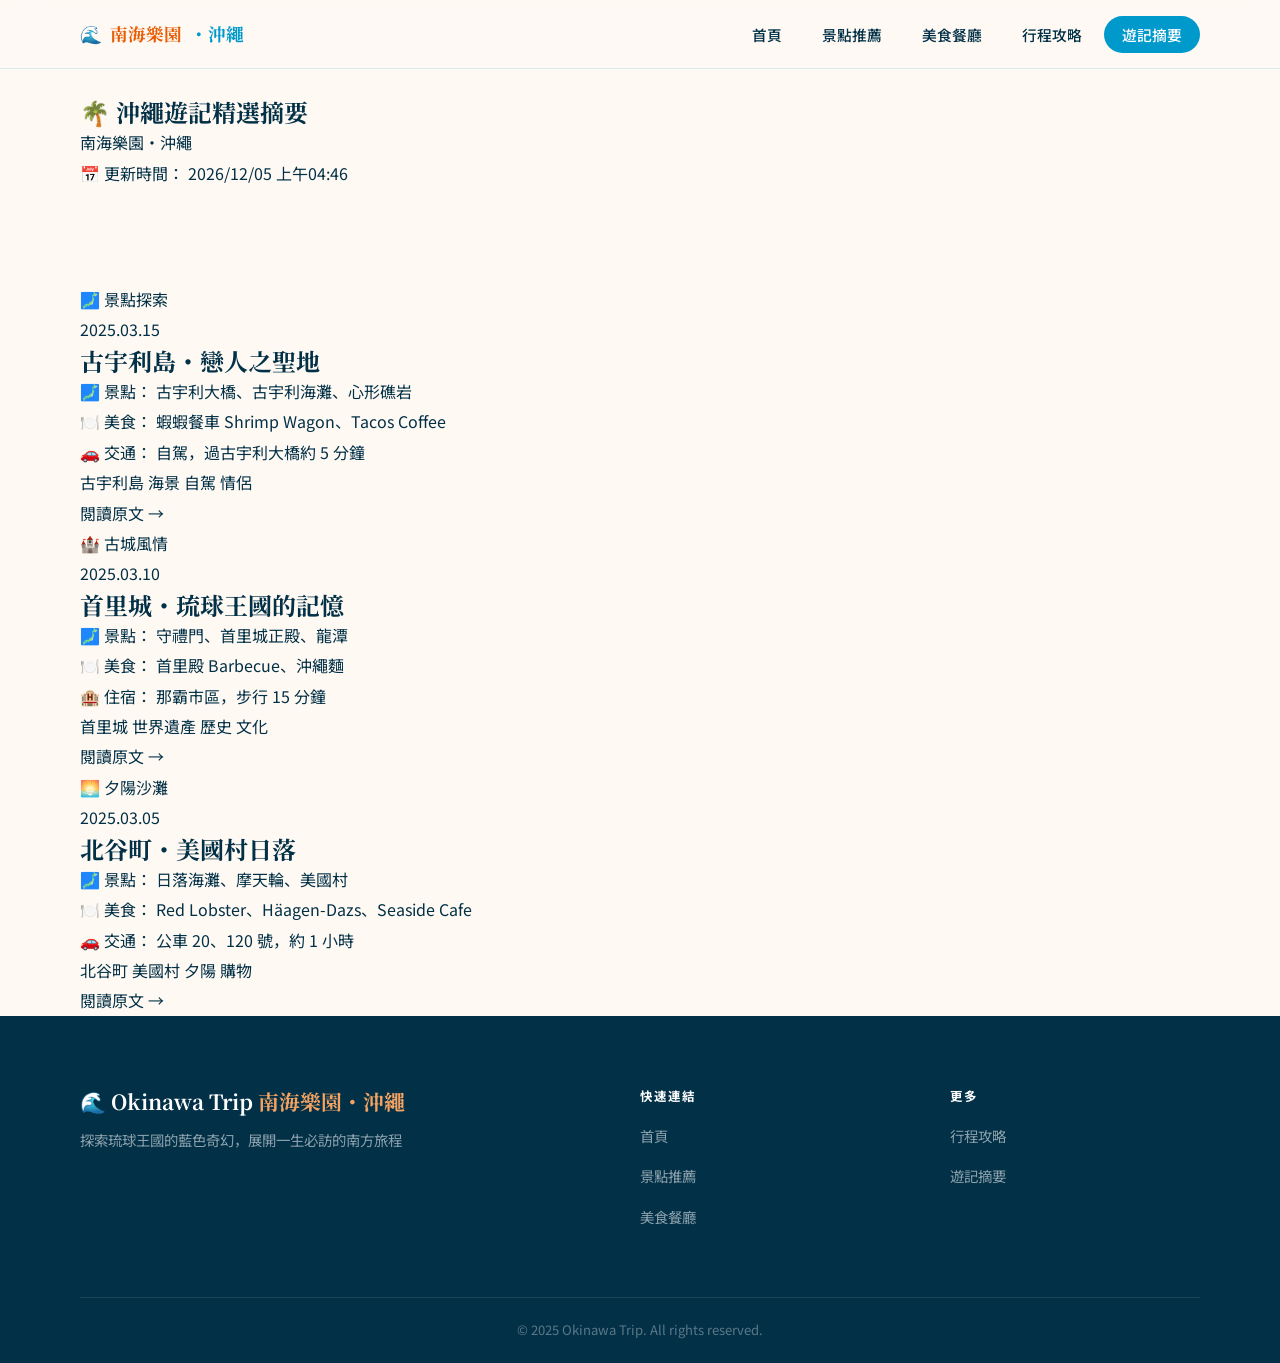
<file: blog.html>
<!DOCTYPE html>
<html lang="zh-TW">
<head>
  <meta charset="UTF-8">
  <meta name="viewport" content="width=device-width, initial-scale=1.0">
  <title>🌴 沖繩遊記精選摘要 - Okinawa Trip</title>
  <link rel="preconnect" href="https://fonts.googleapis.com">
  <link rel="preconnect" href="https://fonts.gstatic.com" crossorigin>
  <link href="https://fonts.googleapis.com/css2?family=Noto+Sans+JP:wght@400;500;700&family=Noto+Serif+JP:wght@700&display=swap" rel="stylesheet">
  <link rel="stylesheet" href="css/style.css">
</head>
<body>

<!-- Navbar -->
<nav class="navbar">
  <div class="container">
    <a href="index.html" class="nav-logo">
      🌊 <span>南海樂園</span>・沖繩
    </a>
    <ul class="nav-links">
      <li><a href="index.html">首頁</a></li>
      <li><a href="spots.html">景點推薦</a></li>
      <li><a href="restaurants.html">美食餐廳</a></li>
      <li><a href="itinerary.html">行程攻略</a></li>
      <li><a href="blog.html" class="active">遊記摘要</a></li>
    </ul>
    <div class="hamburger" aria-label="選單">
      <span></span><span></span><span></span>
    </div>
  </div>
</nav>

<!-- Mobile Menu -->
<div class="mobile-menu" id="mobileMenu">
  <div class="mobile-menu-panel">
    <button class="menu-close" aria-label="關閉" onclick="closeMobileMenu()">✕</button>
    <ul>
      <li><a href="index.html" onclick="closeMobileMenu()">首頁</a></li>
      <li><a href="spots.html" onclick="closeMobileMenu()">景點推薦</a></li>
      <li><a href="restaurants.html" onclick="closeMobileMenu()">美食餐廳</a></li>
      <li><a href="itinerary.html" onclick="closeMobileMenu()">行程攻略</a></li>
      <li><a href="blog.html" onclick="closeMobileMenu()">遊記摘要</a></li>
    </ul>
  </div>
</div>

<!-- Page Hero -->
<section class="page-hero">
  <div class="container">
    <h1>🌴 沖繩遊記精選摘要</h1>
    <p class="hero-subtitle">南海樂園・沖繩</p>
    <div class="update-time">
      <span class="update-label">📅 更新時間：</span>
      <span class="update-date" id="update-date">載入中...</span>
    </div>
  </div>
</section>

<!-- Blog Grid -->
<main class="container">
  <div class="blog-grid" id="blog-content">
    <!-- 動態內容區塊：爬蟲專家請在此處替換整個 .blog-grid 內容 -->
    <article class="blog-card">
      <div class="blog-card-header">
        <div class="blog-tag">🗾 景點探索</div>
        <div class="blog-date">2025.03.15</div>
      </div>
      <h2 class="blog-card-title">古宇利島・戀人之聖地</h2>
      <div class="blog-card-summary">
        <div class="summary-item">
          <span class="summary-icon">🗾</span>
          <span class="summary-label">景點：</span>
          <span class="summary-text">古宇利大橋、古宇利海灘、心形礁岩</span>
        </div>
        <div class="summary-item">
          <span class="summary-icon">🍽️</span>
          <span class="summary-label">美食：</span>
          <span class="summary-text">蝦蝦餐車 Shrimp Wagon、Tacos Coffee</span>
        </div>
        <div class="summary-item">
          <span class="summary-icon">🚗</span>
          <span class="summary-label">交通：</span>
          <span class="summary-text">自駕，過古宇利大橋約 5 分鐘</span>
        </div>
      </div>
      <div class="blog-card-tags">
        <span class="tag">古宇利島</span>
        <span class="tag">海景</span>
        <span class="tag">自駕</span>
        <span class="tag">情侶</span>
      </div>
      <a href="#" class="btn-read-more">閱讀原文 →</a>
    </article>

    <article class="blog-card">
      <div class="blog-card-header">
        <div class="blog-tag">🏰 古城風情</div>
        <div class="blog-date">2025.03.10</div>
      </div>
      <h2 class="blog-card-title">首里城・琉球王國的記憶</h2>
      <div class="blog-card-summary">
        <div class="summary-item">
          <span class="summary-icon">🗾</span>
          <span class="summary-label">景點：</span>
          <span class="summary-text">守禮門、首里城正殿、龍潭</span>
        </div>
        <div class="summary-item">
          <span class="summary-icon">🍽️</span>
          <span class="summary-label">美食：</span>
          <span class="summary-text">首里殿 Barbecue、沖繩麵</span>
        </div>
        <div class="summary-item">
          <span class="summary-icon">🏨</span>
          <span class="summary-label">住宿：</span>
          <span class="summary-text">那霸市區，步行 15 分鐘</span>
        </div>
      </div>
      <div class="blog-card-tags">
        <span class="tag">首里城</span>
        <span class="tag">世界遺產</span>
        <span class="tag">歷史</span>
        <span class="tag">文化</span>
      </div>
      <a href="#" class="btn-read-more">閱讀原文 →</a>
    </article>

    <article class="blog-card">
      <div class="blog-card-header">
        <div class="blog-tag">🌅 夕陽沙灘</div>
        <div class="blog-date">2025.03.05</div>
      </div>
      <h2 class="blog-card-title">北谷町・美國村日落</h2>
      <div class="blog-card-summary">
        <div class="summary-item">
          <span class="summary-icon">🗾</span>
          <span class="summary-label">景點：</span>
          <span class="summary-text">日落海灘、摩天輪、美國村</span>
        </div>
        <div class="summary-item">
          <span class="summary-icon">🍽️</span>
          <span class="summary-label">美食：</span>
          <span class="summary-text">Red Lobster、Häagen-Dazs、Seaside Cafe</span>
        </div>
        <div class="summary-item">
          <span class="summary-icon">🚗</span>
          <span class="summary-label">交通：</span>
          <span class="summary-text">公車 20、120 號，約 1 小時</span>
        </div>
      </div>
      <div class="blog-card-tags">
        <span class="tag">北谷町</span>
        <span class="tag">美國村</span>
        <span class="tag">夕陽</span>
        <span class="tag">購物</span>
      </div>
      <a href="#" class="btn-read-more">閱讀原文 →</a>
    </article>
    <!-- 動態內容區塊 End -->
  </div>
</main>

<!-- Footer -->
<footer class="footer">
  <div class="container">
    <div class="footer-inner">
      <div class="footer-brand">
        <h3>🌊 Okinawa Trip <span>南海樂園・沖繩</span></h3>
        <p>探索琉球王國的藍色奇幻，展開一生必訪的南方旅程</p>
      </div>
      <div class="footer-links">
        <h4>快速連結</h4>
        <ul>
          <li><a href="index.html">首頁</a></li>
          <li><a href="spots.html">景點推薦</a></li>
          <li><a href="restaurants.html">美食餐廳</a></li>
        </ul>
      </div>
      <div class="footer-links">
        <h4>更多</h4>
        <ul>
          <li><a href="itinerary.html">行程攻略</a></li>
          <li><a href="blog.html">遊記摘要</a></li>
        </ul>
      </div>
    </div>
    <div class="footer-bottom">
      <p>© 2025 Okinawa Trip. All rights reserved.</p>
    </div>
  </div>
</footer>

<script src="js/main.js"></script>
<script>
  const updateDateEl = document.getElementById('update-date');
  if (updateDateEl) {
    updateDateEl.textContent = new Date().toLocaleString('zh-TW', {
      year: 'numeric',
      month: '2-digit',
      day: '2-digit',
      hour: '2-digit',
      minute: '2-digit'
    });
  }
</script>
</body>
</html>
</file>
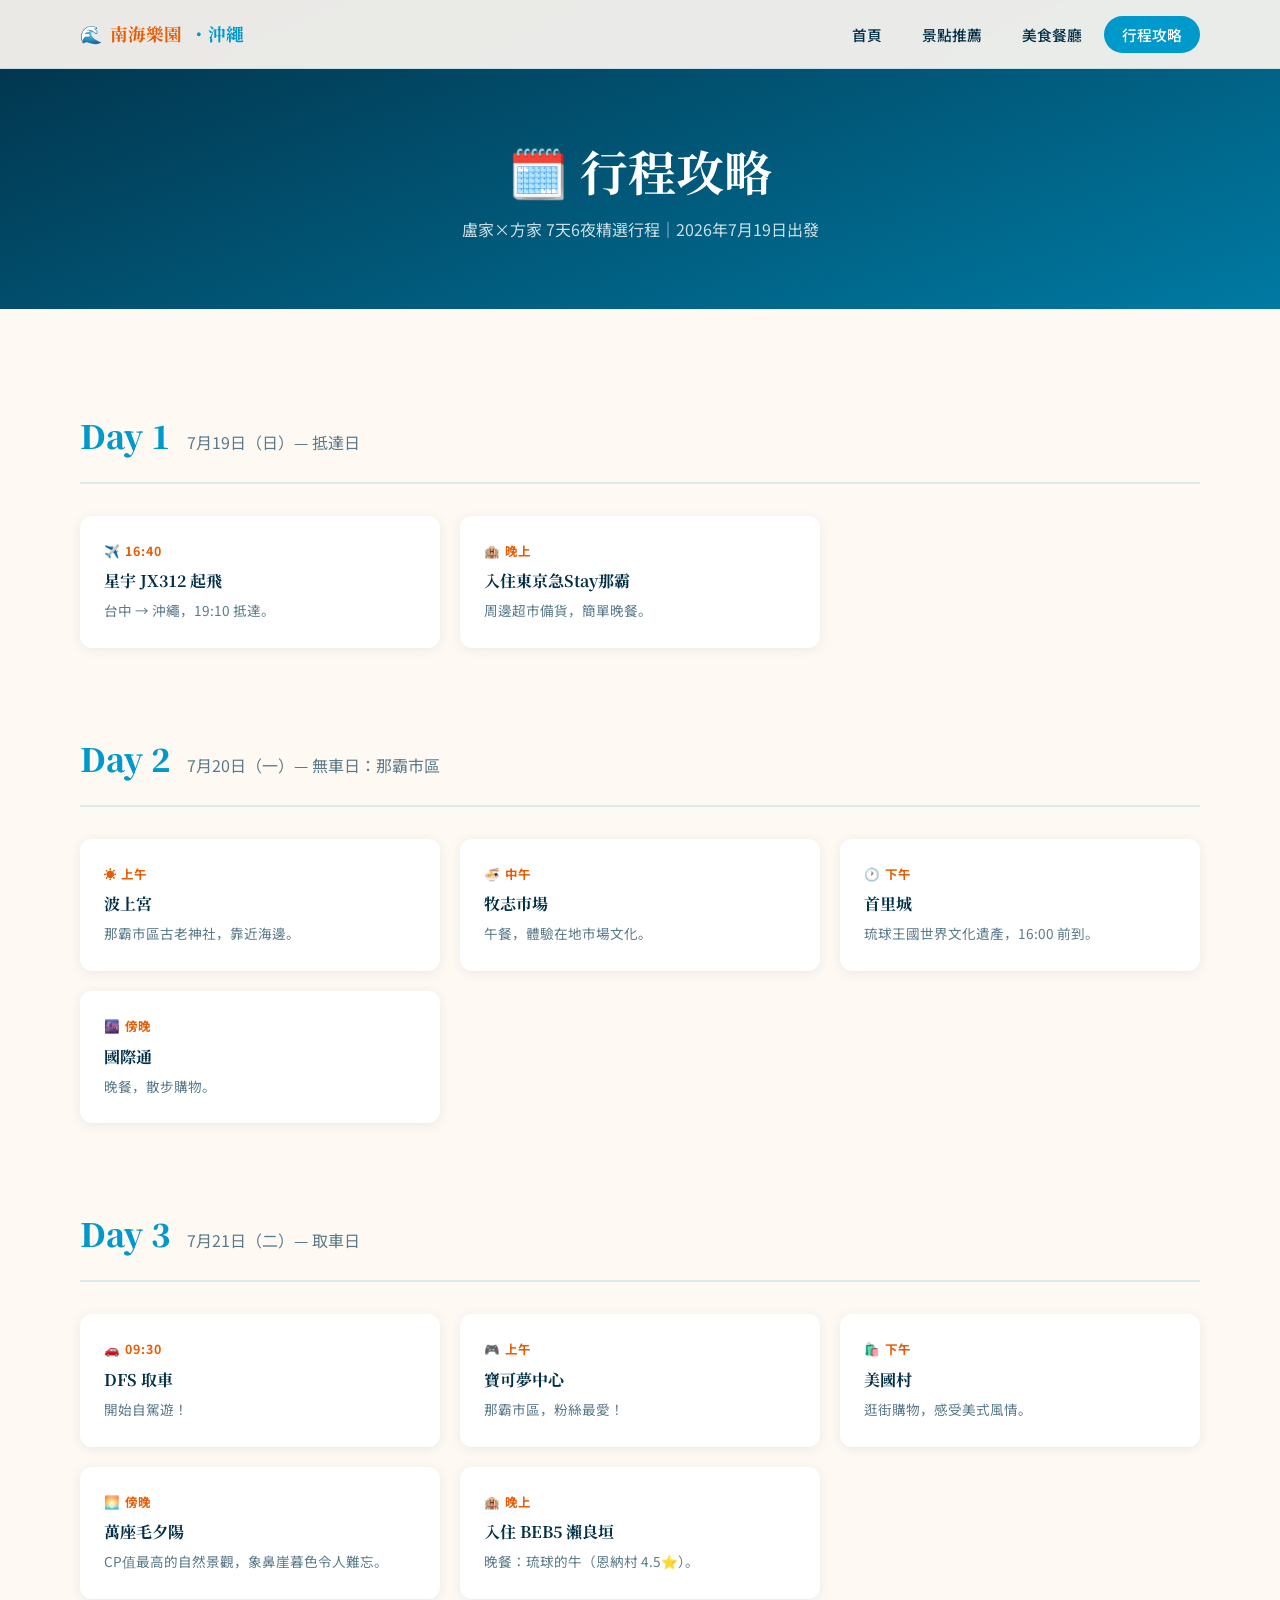
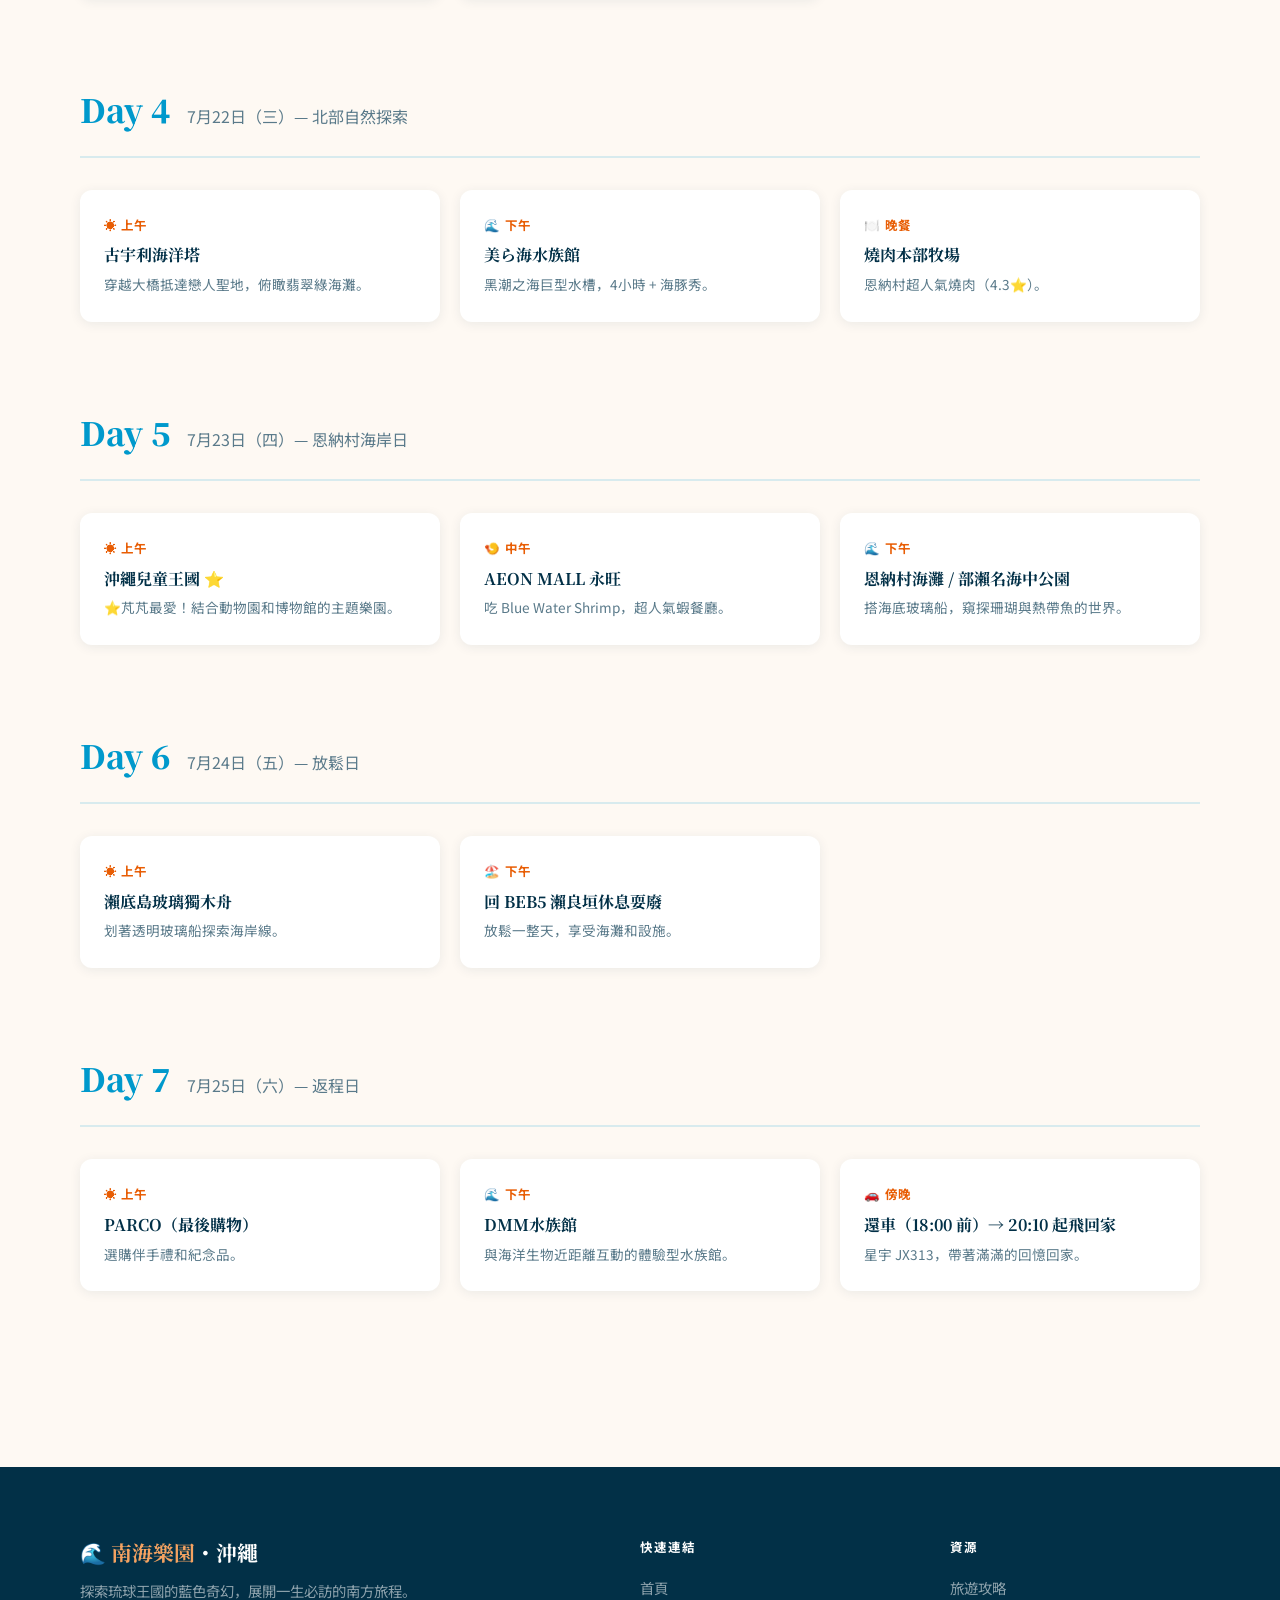
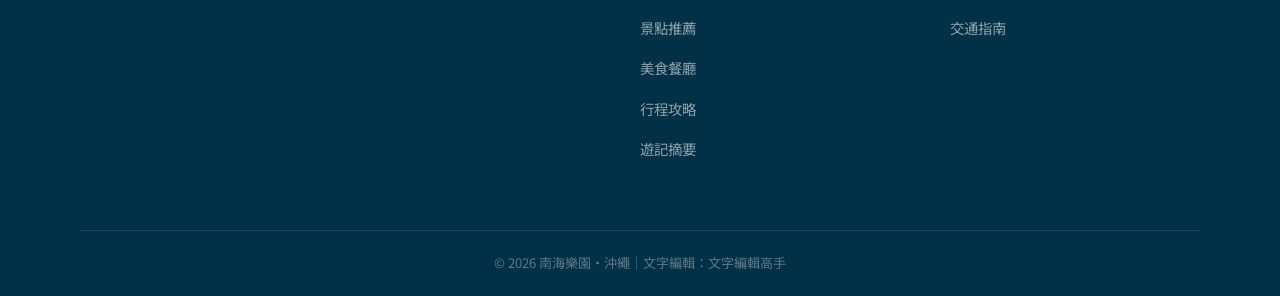
<file: itinerary.html>
<!DOCTYPE html>
<html lang="zh-TW">
<head>
  <meta charset="UTF-8">
  <meta name="viewport" content="width=device-width, initial-scale=1.0">
  <title>行程攻略｜南海樂園・沖繩</title>
  <link rel="preconnect" href="https://fonts.googleapis.com">
  <link href="https://fonts.googleapis.com/css2?family=Noto+Serif+JP:wght@400;700;900&family=Noto+Sans+JP:wght@300;400;500;700&display=swap" rel="stylesheet">
  <link rel="stylesheet" href="css/style.css">
</head>
<body>

<!-- Navbar -->
<nav class="navbar">
  <div class="container">
    <a href="index.html" class="nav-logo">🌊 <span>南海樂園</span>・沖繩</a>
    <ul class="nav-links">
      <li><a href="index.html">首頁</a></li>
      <li><a href="spots.html">景點推薦</a></li>
      <li><a href="restaurants.html">美食餐廳</a></li>
      <li><a href="itinerary.html" class="active">行程攻略</a></li>
    </ul>
    <div class="hamburger" aria-label="選單">
      <span></span><span></span><span></span>
    </div>
  </div>
</nav>

<!-- Mobile Menu -->
<div class="mobile-menu" id="mobileMenu">
  <div class="mobile-menu-panel">
    <button class="menu-close" aria-label="關閉" onclick="closeMobileMenu()">✕</button>
    <ul>
      <li><a href="index.html" onclick="closeMobileMenu()">首頁</a></li>
      <li><a href="spots.html" onclick="closeMobileMenu()">景點推薦</a></li>
      <li><a href="restaurants.html" onclick="closeMobileMenu()">美食餐廳</a></li>
      <li><a href="itinerary.html" onclick="closeMobileMenu()">行程攻略</a></li>
      <li><a href="blog.html" onclick="closeMobileMenu()">遊記摘要</a></li>
    </ul>
  </div>
</div>

<!-- Page Header -->
<header class="page-header">
  <div class="container">
    <h1>🗓️ 行程攻略</h1>
    <p>盧家×方家 7天6夜精選行程｜2026年7月19日出發</p>
  </div>
</header>

<!-- Itinerary -->
<section>
  <div class="container">

    <!-- Day 1 -->
    <div class="itinerary-day reveal">
      <div class="itinerary-day-header">
        <span class="day" style="font-family:'Noto Serif JP',serif;font-size:2rem;font-weight:900;color:var(--primary)">Day 1</span>
        <span class="theme">7月19日（日）— 抵達日</span>
      </div>
      <div class="itinerary-items">
        <div class="itinerary-item">
          <div class="time">✈️ 16:40</div>
          <h4>星宇 JX312 起飛</h4>
          <p>台中 → 沖繩，19:10 抵達。</p>
        </div>
        <div class="itinerary-item">
          <div class="time">🏨 晚上</div>
          <h4>入住東京急Stay那霸</h4>
          <p>周邊超市備貨，簡單晚餐。</p>
        </div>
      </div>
    </div>

    <!-- Day 2 -->
    <div class="itinerary-day reveal">
      <div class="itinerary-day-header">
        <span class="day" style="font-family:'Noto Serif JP',serif;font-size:2rem;font-weight:900;color:var(--primary)">Day 2</span>
        <span class="theme">7月20日（一）— 無車日：那霸市區</span>
      </div>
      <div class="itinerary-items">
        <div class="itinerary-item">
          <div class="time">☀️ 上午</div>
          <h4>波上宮</h4>
          <p>那霸市區古老神社，靠近海邊。</p>
        </div>
        <div class="itinerary-item">
          <div class="time">🍜 中午</div>
          <h4>牧志市場</h4>
          <p>午餐，體驗在地市場文化。</p>
        </div>
        <div class="itinerary-item">
          <div class="time">🕐 下午</div>
          <h4>首里城</h4>
          <p>琉球王國世界文化遺產，16:00 前到。</p>
        </div>
        <div class="itinerary-item">
          <div class="time">🌆 傍晚</div>
          <h4>國際通</h4>
          <p>晚餐，散步購物。</p>
        </div>
      </div>
    </div>

    <!-- Day 3 -->
    <div class="itinerary-day reveal">
      <div class="itinerary-day-header">
        <span class="day" style="font-family:'Noto Serif JP',serif;font-size:2rem;font-weight:900;color:var(--primary)">Day 3</span>
        <span class="theme">7月21日（二）— 取車日</span>
      </div>
      <div class="itinerary-items">
        <div class="itinerary-item">
          <div class="time">🚗 09:30</div>
          <h4>DFS 取車</h4>
          <p>開始自駕遊！</p>
        </div>
        <div class="itinerary-item">
          <div class="time">🎮 上午</div>
          <h4>寶可夢中心</h4>
          <p>那霸市區，粉絲最愛！</p>
        </div>
        <div class="itinerary-item">
          <div class="time">🛍️ 下午</div>
          <h4>美國村</h4>
          <p>逛街購物，感受美式風情。</p>
        </div>
        <div class="itinerary-item">
          <div class="time">🌅 傍晚</div>
          <h4>萬座毛夕陽</h4>
          <p>CP值最高的自然景觀，象鼻崖暮色令人難忘。</p>
        </div>
        <div class="itinerary-item">
          <div class="time">🏨 晚上</div>
          <h4>入住 BEB5 瀨良垣</h4>
          <p>晚餐：琉球的牛（恩納村 4.5⭐）。</p>
        </div>
      </div>
    </div>

    <!-- Day 4 -->
    <div class="itinerary-day reveal">
      <div class="itinerary-day-header">
        <span class="day" style="font-family:'Noto Serif JP',serif;font-size:2rem;font-weight:900;color:var(--primary)">Day 4</span>
        <span class="theme">7月22日（三）— 北部自然探索</span>
      </div>
      <div class="itinerary-items">
        <div class="itinerary-item">
          <div class="time">☀️ 上午</div>
          <h4>古宇利海洋塔</h4>
          <p>穿越大橋抵達戀人聖地，俯瞰翡翠綠海灘。</p>
        </div>
        <div class="itinerary-item">
          <div class="time">🌊 下午</div>
          <h4>美ら海水族館</h4>
          <p>黑潮之海巨型水槽，4小時 + 海豚秀。</p>
        </div>
        <div class="itinerary-item">
          <div class="time">🍽️ 晚餐</div>
          <h4>燒肉本部牧場</h4>
          <p>恩納村超人氣燒肉（4.3⭐）。</p>
        </div>
      </div>
    </div>

    <!-- Day 5 -->
    <div class="itinerary-day reveal">
      <div class="itinerary-day-header">
        <span class="day" style="font-family:'Noto Serif JP',serif;font-size:2rem;font-weight:900;color:var(--primary)">Day 5</span>
        <span class="theme">7月23日（四）— 恩納村海岸日</span>
      </div>
      <div class="itinerary-items">
        <div class="itinerary-item">
          <div class="time">☀️ 上午</div>
          <h4>沖繩兒童王國 ⭐</h4>
          <p>⭐芃芃最愛！結合動物園和博物館的主題樂園。</p>
        </div>
        <div class="itinerary-item">
          <div class="time">🍤 中午</div>
          <h4>AEON MALL 永旺</h4>
          <p>吃 Blue Water Shrimp，超人氣蝦餐廳。</p>
        </div>
        <div class="itinerary-item">
          <div class="time">🌊 下午</div>
          <h4>恩納村海灘 / 部瀨名海中公園</h4>
          <p>搭海底玻璃船，窺探珊瑚與熱帶魚的世界。</p>
        </div>
      </div>
    </div>

    <!-- Day 6 -->
    <div class="itinerary-day reveal">
      <div class="itinerary-day-header">
        <span class="day" style="font-family:'Noto Serif JP',serif;font-size:2rem;font-weight:900;color:var(--primary)">Day 6</span>
        <span class="theme">7月24日（五）— 放鬆日</span>
      </div>
      <div class="itinerary-items">
        <div class="itinerary-item">
          <div class="time">☀️ 上午</div>
          <h4>瀨底島玻璃獨木舟</h4>
          <p>划著透明玻璃船探索海岸線。</p>
        </div>
        <div class="itinerary-item">
          <div class="time">🏖️ 下午</div>
          <h4>回 BEB5 瀨良垣休息耍廢</h4>
          <p>放鬆一整天，享受海灘和設施。</p>
        </div>
      </div>
    </div>

    <!-- Day 7 -->
    <div class="itinerary-day reveal">
      <div class="itinerary-day-header">
        <span class="day" style="font-family:'Noto Serif JP',serif;font-size:2rem;font-weight:900;color:var(--primary)">Day 7</span>
        <span class="theme">7月25日（六）— 返程日</span>
      </div>
      <div class="itinerary-items">
        <div class="itinerary-item">
          <div class="time">☀️ 上午</div>
          <h4>PARCO（最後購物）</h4>
          <p>選購伴手禮和紀念品。</p>
        </div>
        <div class="itinerary-item">
          <div class="time">🌊 下午</div>
          <h4>DMM水族館</h4>
          <p>與海洋生物近距離互動的體驗型水族館。</p>
        </div>
        <div class="itinerary-item">
          <div class="time">🚗 傍晚</div>
          <h4>還車（18:00 前）→ 20:10 起飛回家</h4>
          <p>星宇 JX313，帶著滿滿的回憶回家。</p>
        </div>
      </div>
    </div>

  </div>
</section>

<!-- Footer -->
<footer class="footer">
  <div class="container">
    <div class="footer-inner">
      <div class="footer-brand">
        <h3>🌊 <span>南海樂園</span>・沖繩</h3>
        <p>探索琉球王國的藍色奇幻，展開一生必訪的南方旅程。</p>
      </div>
      <div class="footer-links">
        <h4>快速連結</h4>
        <ul>
          <li><a href="index.html">首頁</a></li>
          <li><a href="spots.html">景點推薦</a></li>
          <li><a href="restaurants.html">美食餐廳</a></li>
          <li><a href="itinerary.html">行程攻略</a></li>
      <li><a href="blog.html">遊記摘要</a></li>
        </ul>
      </div>
      <div class="footer-links">
        <h4>資源</h4>
        <ul>
          <li><a href="#">旅遊攻略</a></li>
          <li><a href="#">交通指南</a></li>
        </ul>
      </div>
    </div>
    <div class="footer-bottom">
      <p>© 2026 南海樂園・沖繩｜文字編輯：文字編輯高手</p>
    </div>
  </div>
</footer>

<script src="js/main.js"></script>
</body>
</html>
</file>
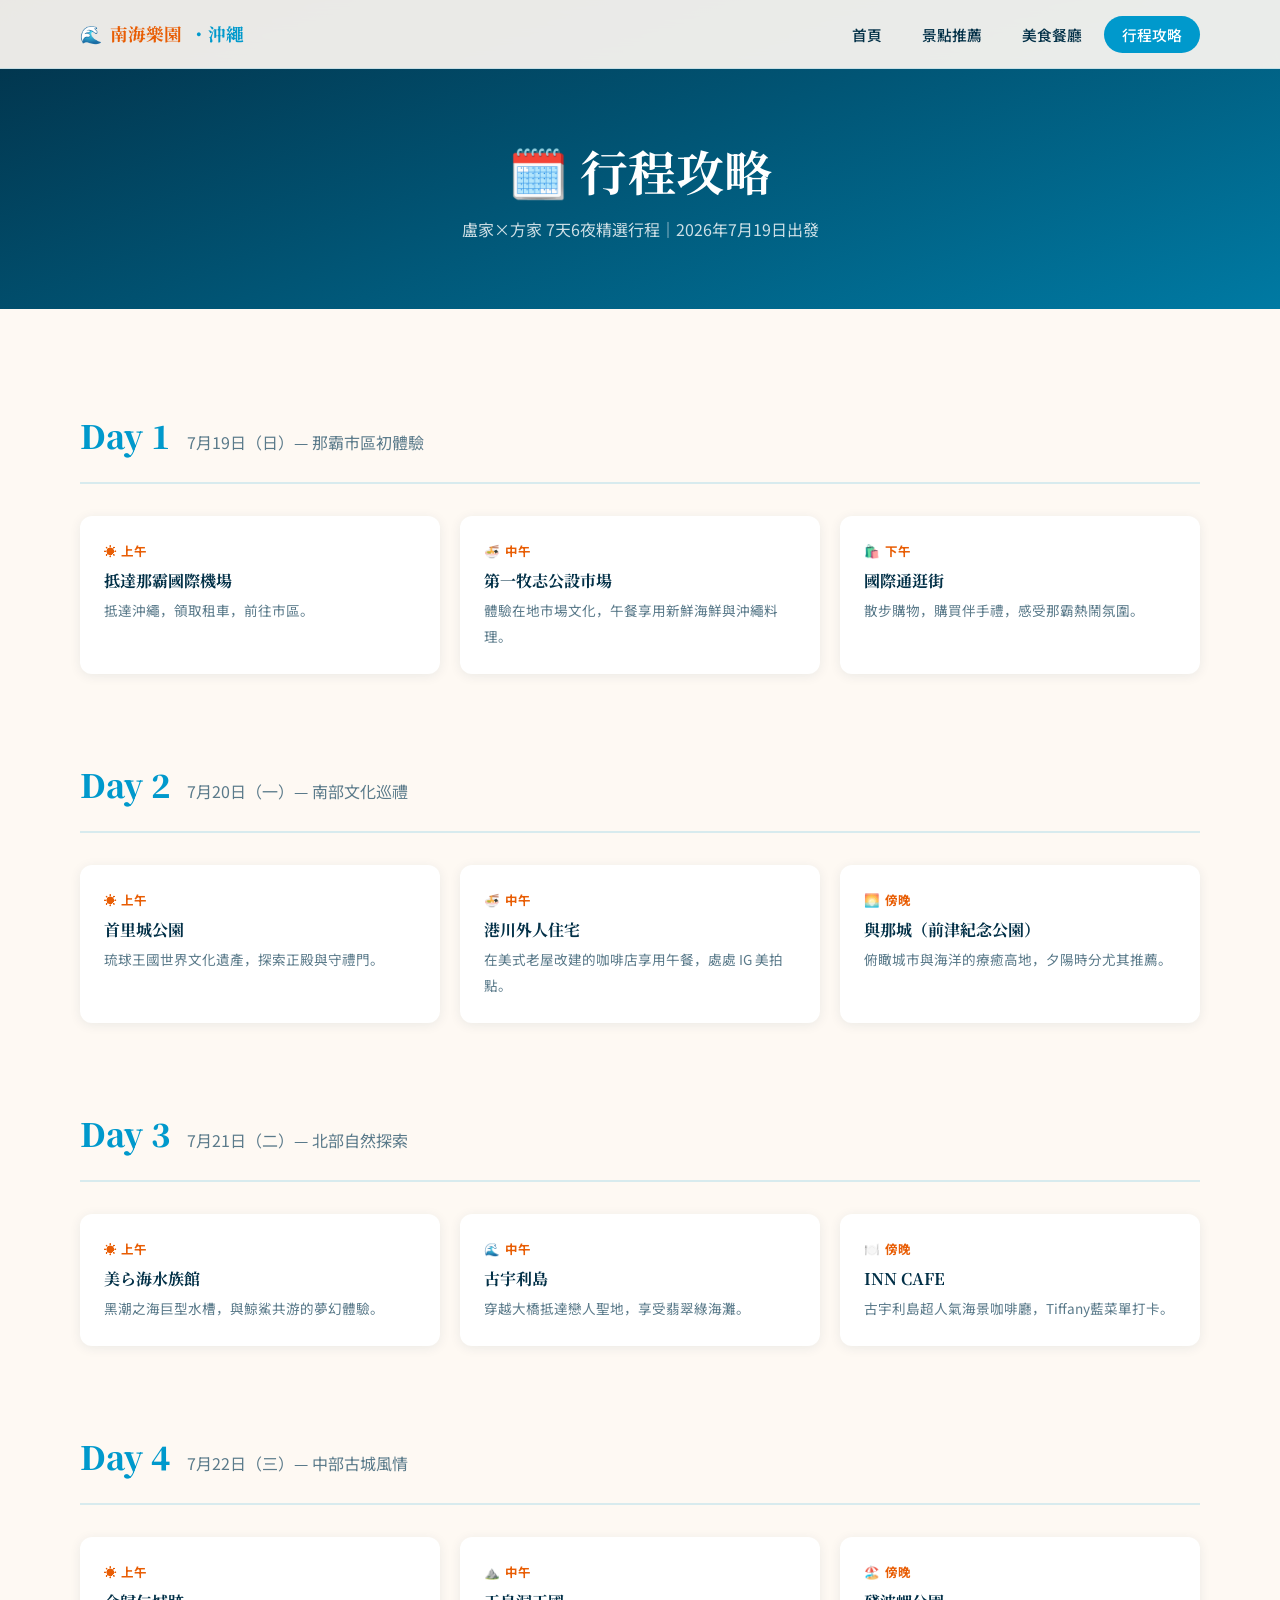
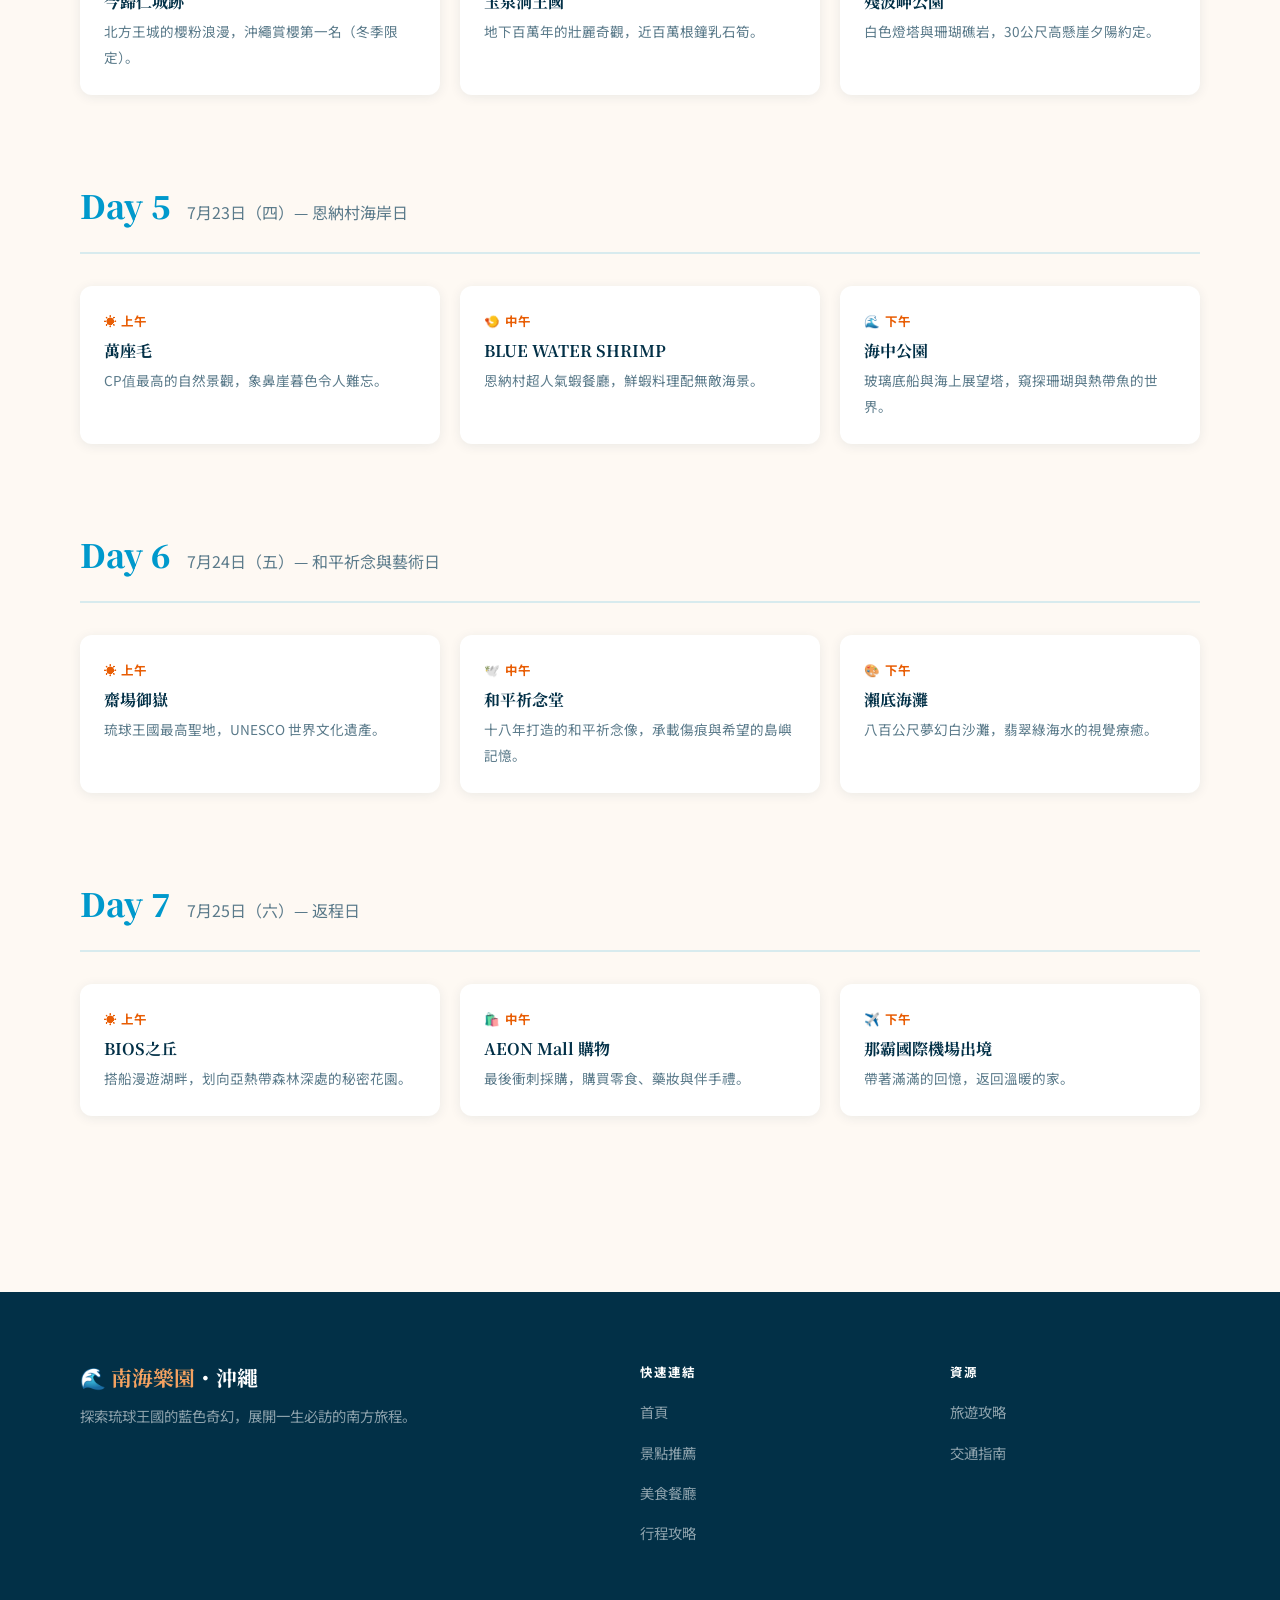
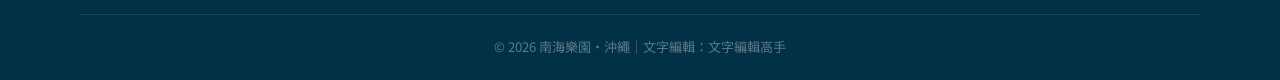
<file: docs/itinerary.html>
<!DOCTYPE html>
<html lang="zh-TW">
<head>
  <meta charset="UTF-8">
  <meta name="viewport" content="width=device-width, initial-scale=1.0">
  <title>行程攻略｜南海樂園・沖繩</title>
  <link rel="preconnect" href="https://fonts.googleapis.com">
  <link href="https://fonts.googleapis.com/css2?family=Noto+Serif+JP:wght@400;700;900&family=Noto+Sans+JP:wght@300;400;500;700&display=swap" rel="stylesheet">
  <link rel="stylesheet" href="css/style.css">
</head>
<body>

<!-- Navbar -->
<nav class="navbar">
  <div class="container">
    <a href="index.html" class="nav-logo">🌊 <span>南海樂園</span>・沖繩</a>
    <ul class="nav-links">
      <li><a href="index.html">首頁</a></li>
      <li><a href="spots.html">景點推薦</a></li>
      <li><a href="restaurants.html">美食餐廳</a></li>
      <li><a href="itinerary.html" class="active">行程攻略</a></li>
    </ul>
    <div class="hamburger" aria-label="選單">
      <span></span><span></span><span></span>
    </div>
  </div>
</nav>

<!-- Mobile Menu -->
<div class="mobile-menu" id="mobileMenu">
  <div class="mobile-menu-panel">
    <button class="menu-close" aria-label="關閉" onclick="closeMobileMenu()">✕</button>
    <ul>
      <li><a href="index.html" onclick="closeMobileMenu()">首頁</a></li>
      <li><a href="spots.html" onclick="closeMobileMenu()">景點推薦</a></li>
      <li><a href="restaurants.html" onclick="closeMobileMenu()">美食餐廳</a></li>
      <li><a href="itinerary.html" onclick="closeMobileMenu()">行程攻略</a></li>
    </ul>
  </div>
</div>

<!-- Page Header -->
<header class="page-header">
  <div class="container">
    <h1>🗓️ 行程攻略</h1>
    <p>盧家×方家 7天6夜精選行程｜2026年7月19日出發</p>
  </div>
</header>

<!-- Itinerary -->
<section>
  <div class="container">

    <!-- Day 1 -->
    <div class="itinerary-day reveal">
      <div class="itinerary-day-header">
        <span class="day" style="font-family:'Noto Serif JP',serif;font-size:2rem;font-weight:900;color:var(--primary)">Day 1</span>
        <span class="theme">7月19日（日）— 那霸市區初體驗</span>
      </div>
      <div class="itinerary-items">
        <div class="itinerary-item">
          <div class="time">☀️ 上午</div>
          <h4>抵達那霸國際機場</h4>
          <p>抵達沖繩，領取租車，前往市區。</p>
        </div>
        <div class="itinerary-item">
          <div class="time">🍜 中午</div>
          <h4>第一牧志公設市場</h4>
          <p>體驗在地市場文化，午餐享用新鮮海鮮與沖繩料理。</p>
        </div>
        <div class="itinerary-item">
          <div class="time">🛍️ 下午</div>
          <h4>國際通逛街</h4>
          <p>散步購物，購買伴手禮，感受那霸熱鬧氛圍。</p>
        </div>
      </div>
    </div>

    <!-- Day 2 -->
    <div class="itinerary-day reveal">
      <div class="itinerary-day-header">
        <span class="day" style="font-family:'Noto Serif JP',serif;font-size:2rem;font-weight:900;color:var(--primary)">Day 2</span>
        <span class="theme">7月20日（一）— 南部文化巡禮</span>
      </div>
      <div class="itinerary-items">
        <div class="itinerary-item">
          <div class="time">☀️ 上午</div>
          <h4>首里城公園</h4>
          <p>琉球王國世界文化遺產，探索正殿與守禮門。</p>
        </div>
        <div class="itinerary-item">
          <div class="time">🍜 中午</div>
          <h4>港川外人住宅</h4>
          <p>在美式老屋改建的咖啡店享用午餐，處處 IG 美拍點。</p>
        </div>
        <div class="itinerary-item">
          <div class="time">🌅 傍晚</div>
          <h4>與那城（前津紀念公園）</h4>
          <p>俯瞰城市與海洋的療癒高地，夕陽時分尤其推薦。</p>
        </div>
      </div>
    </div>

    <!-- Day 3 -->
    <div class="itinerary-day reveal">
      <div class="itinerary-day-header">
        <span class="day" style="font-family:'Noto Serif JP',serif;font-size:2rem;font-weight:900;color:var(--primary)">Day 3</span>
        <span class="theme">7月21日（二）— 北部自然探索</span>
      </div>
      <div class="itinerary-items">
        <div class="itinerary-item">
          <div class="time">☀️ 上午</div>
          <h4>美ら海水族館</h4>
          <p>黑潮之海巨型水槽，與鯨鯊共游的夢幻體驗。</p>
        </div>
        <div class="itinerary-item">
          <div class="time">🌊 中午</div>
          <h4>古宇利島</h4>
          <p>穿越大橋抵達戀人聖地，享受翡翠綠海灘。</p>
        </div>
        <div class="itinerary-item">
          <div class="time">🍽️ 傍晚</div>
          <h4>INN CAFE</h4>
          <p>古宇利島超人氣海景咖啡廳，Tiffany藍菜單打卡。</p>
        </div>
      </div>
    </div>

    <!-- Day 4 -->
    <div class="itinerary-day reveal">
      <div class="itinerary-day-header">
        <span class="day" style="font-family:'Noto Serif JP',serif;font-size:2rem;font-weight:900;color:var(--primary)">Day 4</span>
        <span class="theme">7月22日（三）— 中部古城風情</span>
      </div>
      <div class="itinerary-items">
        <div class="itinerary-item">
          <div class="time">☀️ 上午</div>
          <h4>今歸仁城跡</h4>
          <p>北方王城的櫻粉浪漫，沖繩賞櫻第一名（冬季限定）。</p>
        </div>
        <div class="itinerary-item">
          <div class="time">⛰️ 中午</div>
          <h4>玉泉洞王國</h4>
          <p>地下百萬年的壯麗奇觀，近百萬根鐘乳石筍。</p>
        </div>
        <div class="itinerary-item">
          <div class="time">🏖️ 傍晚</div>
          <h4>殘波岬公園</h4>
          <p>白色燈塔與珊瑚礁岩，30公尺高懸崖夕陽約定。</p>
        </div>
      </div>
    </div>

    <!-- Day 5 -->
    <div class="itinerary-day reveal">
      <div class="itinerary-day-header">
        <span class="day" style="font-family:'Noto Serif JP',serif;font-size:2rem;font-weight:900;color:var(--primary)">Day 5</span>
        <span class="theme">7月23日（四）— 恩納村海岸日</span>
      </div>
      <div class="itinerary-items">
        <div class="itinerary-item">
          <div class="time">☀️ 上午</div>
          <h4>萬座毛</h4>
          <p>CP值最高的自然景觀，象鼻崖暮色令人難忘。</p>
        </div>
        <div class="itinerary-item">
          <div class="time">🍤 中午</div>
          <h4>BLUE WATER SHRIMP</h4>
          <p>恩納村超人氣蝦餐廳，鮮蝦料理配無敵海景。</p>
        </div>
        <div class="itinerary-item">
          <div class="time">🌊 下午</div>
          <h4>海中公園</h4>
          <p>玻璃底船與海上展望塔，窺探珊瑚與熱帶魚的世界。</p>
        </div>
      </div>
    </div>

    <!-- Day 6 -->
    <div class="itinerary-day reveal">
      <div class="itinerary-day-header">
        <span class="day" style="font-family:'Noto Serif JP',serif;font-size:2rem;font-weight:900;color:var(--primary)">Day 6</span>
        <span class="theme">7月24日（五）— 和平祈念與藝術日</span>
      </div>
      <div class="itinerary-items">
        <div class="itinerary-item">
          <div class="time">☀️ 上午</div>
          <h4>齋場御嶽</h4>
          <p>琉球王國最高聖地，UNESCO 世界文化遺產。</p>
        </div>
        <div class="itinerary-item">
          <div class="time">🕊️ 中午</div>
          <h4>和平祈念堂</h4>
          <p>十八年打造的和平祈念像，承載傷痕與希望的島嶼記憶。</p>
        </div>
        <div class="itinerary-item">
          <div class="time">🎨 下午</div>
          <h4>瀨底海灘</h4>
          <p>八百公尺夢幻白沙灘，翡翠綠海水的視覺療癒。</p>
        </div>
      </div>
    </div>

    <!-- Day 7 -->
    <div class="itinerary-day reveal">
      <div class="itinerary-day-header">
        <span class="day" style="font-family:'Noto Serif JP',serif;font-size:2rem;font-weight:900;color:var(--primary)">Day 7</span>
        <span class="theme">7月25日（六）— 返程日</span>
      </div>
      <div class="itinerary-items">
        <div class="itinerary-item">
          <div class="time">☀️ 上午</div>
          <h4>BIOS之丘</h4>
          <p>搭船漫遊湖畔，划向亞熱帶森林深處的秘密花園。</p>
        </div>
        <div class="itinerary-item">
          <div class="time">🛍️ 中午</div>
          <h4>AEON Mall 購物</h4>
          <p>最後衝刺採購，購買零食、藥妝與伴手禮。</p>
        </div>
        <div class="itinerary-item">
          <div class="time">✈️ 下午</div>
          <h4>那霸國際機場出境</h4>
          <p>帶著滿滿的回憶，返回溫暖的家。</p>
        </div>
      </div>
    </div>

  </div>
</section>

<!-- Footer -->
<footer class="footer">
  <div class="container">
    <div class="footer-inner">
      <div class="footer-brand">
        <h3>🌊 <span>南海樂園</span>・沖繩</h3>
        <p>探索琉球王國的藍色奇幻，展開一生必訪的南方旅程。</p>
      </div>
      <div class="footer-links">
        <h4>快速連結</h4>
        <ul>
          <li><a href="index.html">首頁</a></li>
          <li><a href="spots.html">景點推薦</a></li>
          <li><a href="restaurants.html">美食餐廳</a></li>
          <li><a href="itinerary.html">行程攻略</a></li>
        </ul>
      </div>
      <div class="footer-links">
        <h4>資源</h4>
        <ul>
          <li><a href="#">旅遊攻略</a></li>
          <li><a href="#">交通指南</a></li>
        </ul>
      </div>
    </div>
    <div class="footer-bottom">
      <p>© 2026 南海樂園・沖繩｜文字編輯：文字編輯高手</p>
    </div>
  </div>
</footer>

<script src="js/main.js"></script>
</body>
</html>
</file>
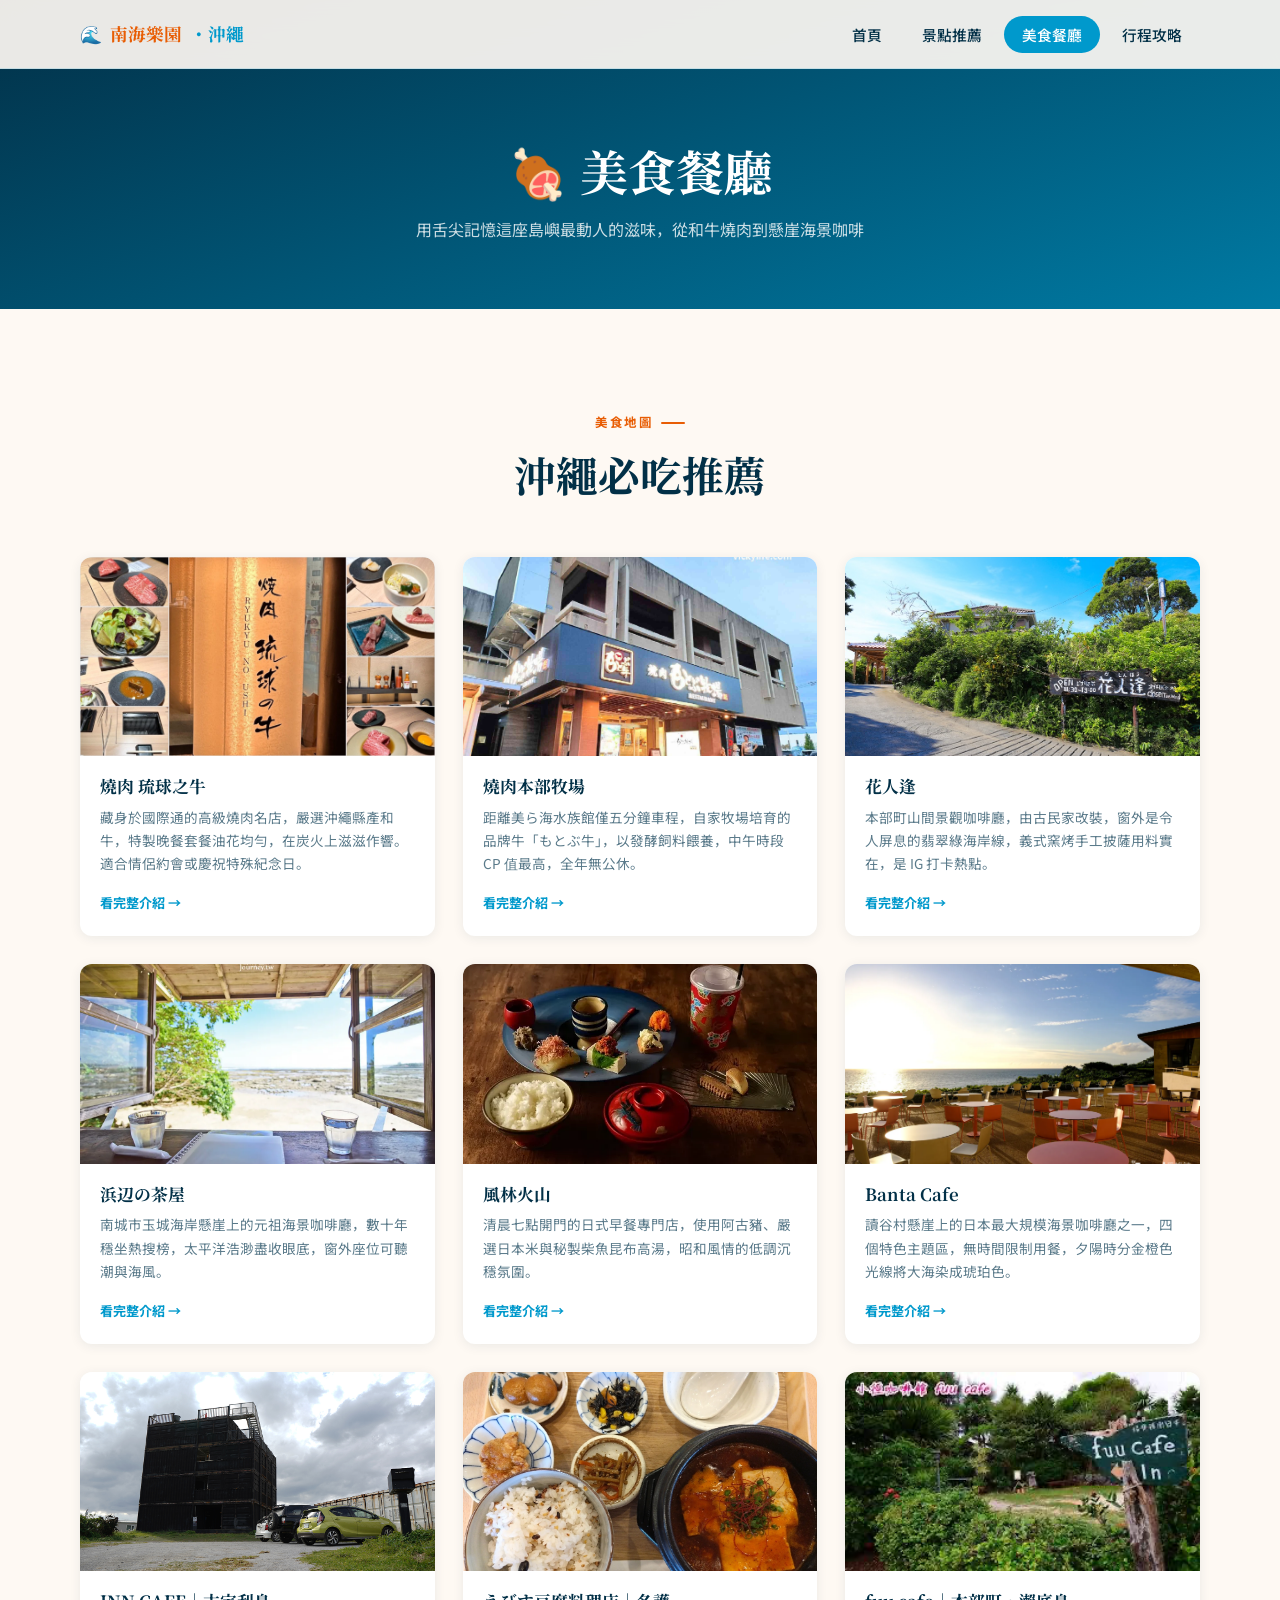
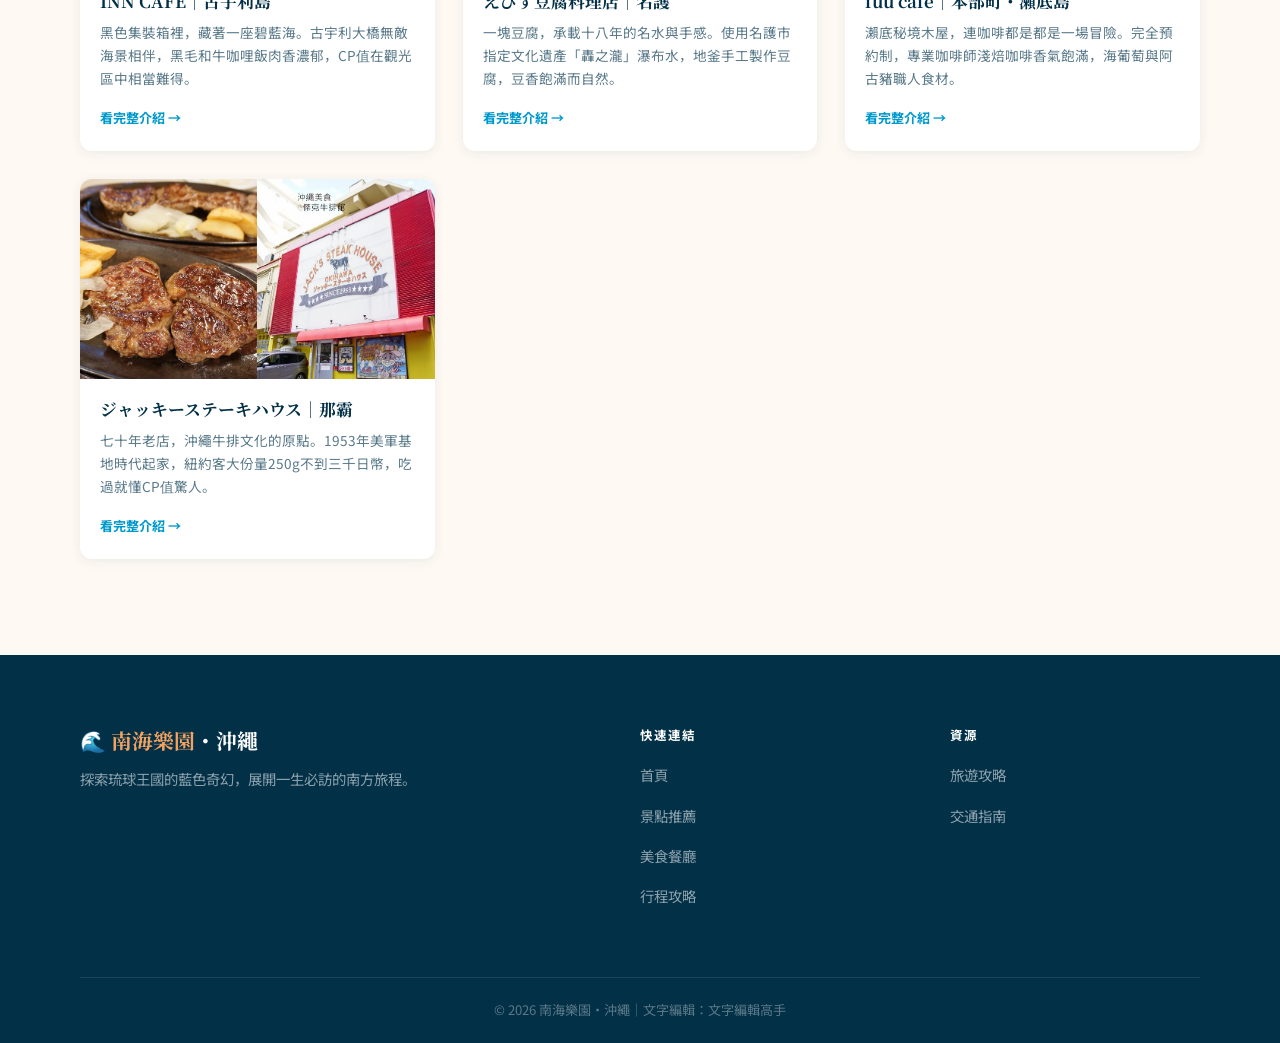
<file: docs/restaurants.html>
<!DOCTYPE html>
<html lang="zh-TW">
<head>
  <meta charset="UTF-8">
  <meta name="viewport" content="width=device-width, initial-scale=1.0">
  <title>美食餐廳｜南海樂園・沖繩</title>
  <link rel="preconnect" href="https://fonts.googleapis.com">
  <link href="https://fonts.googleapis.com/css2?family=Noto+Serif+JP:wght@400;700;900&family=Noto+Sans+JP:wght@300;400;500;700&display=swap" rel="stylesheet">
  <link rel="stylesheet" href="css/style.css">
  <style>
    .rest-card { display: flex; flex-direction: column; background: var(--white); border-radius: var(--radius-sm); overflow: hidden; box-shadow: var(--shadow-sm); transition: var(--transition); }
    .rest-card:hover { transform: translateY(-8px) scale(1.02); box-shadow: 0 20px 56px rgba(2,48,71,0.16); }
    .rest-card-img { aspect-ratio: 16/9; overflow: hidden; }
    .rest-card-img img { width: 100%; height: 100%; object-fit: cover; transition: transform 0.5s ease; }
    .rest-card:hover .rest-card-img img { transform: scale(1.08); }
    .rest-card-body { padding: 20px; flex: 1; display: flex; flex-direction: column; }
    .rest-card-body h3 { font-family: 'Noto Serif JP', serif; font-size: 1.05rem; color: var(--dark); margin-bottom: 8px; }
    .rest-card-body p { font-size: 0.85rem; color: var(--text-light); line-height: 1.7; flex: 1; margin-bottom: 16px; }
    .rest-card-cta { font-size: 0.82rem; font-weight: 700; color: var(--primary); display: flex; align-items: center; gap: 6px; transition: var(--transition); }
    .rest-card:hover .rest-card-cta { gap: 10px; color: var(--secondary); }
  </style>
</head>
<body>

<!-- Navbar -->
<nav class="navbar">
  <div class="container">
    <a href="index.html" class="nav-logo">🌊 <span>南海樂園</span>・沖繩</a>
    <ul class="nav-links">
      <li><a href="index.html">首頁</a></li>
      <li><a href="spots.html">景點推薦</a></li>
      <li><a href="restaurants.html" class="active">美食餐廳</a></li>
      <li><a href="itinerary.html">行程攻略</a></li>
    </ul>
    <div class="hamburger" aria-label="選單">
      <span></span><span></span><span></span>
    </div>
  </div>
</nav>

<!-- Mobile Menu -->
<div class="mobile-menu" id="mobileMenu">
  <div class="mobile-menu-panel">
    <button class="menu-close" aria-label="關閉" onclick="closeMobileMenu()">✕</button>
    <ul>
      <li><a href="index.html" onclick="closeMobileMenu()">首頁</a></li>
      <li><a href="spots.html" onclick="closeMobileMenu()">景點推薦</a></li>
      <li><a href="restaurants.html" onclick="closeMobileMenu()">美食餐廳</a></li>
      <li><a href="itinerary.html" onclick="closeMobileMenu()">行程攻略</a></li>
    </ul>
  </div>
</div>

<!-- Page Header -->
<header class="page-header">
  <div class="container">
    <h1>🍖 美食餐廳</h1>
    <p>用舌尖記憶這座島嶼最動人的滋味，從和牛燒肉到懸崖海景咖啡</p>
  </div>
</header>

<!-- Restaurants Grid -->
<section>
  <div class="container">
    <div class="section-header reveal" style="text-align:center;margin-bottom:56px;">
      <div class="section-tag">美食地圖</div>
      <h2 class="section-title">沖繩必吃推薦</h2>
    </div>
    <div class="card-grid">

      <a href="restaurants/restaurant-05.html" class="rest-card reveal">
        <div class="rest-card-img">
          <img src="images/foods/food_01.jpg" alt="燒肉 琉球之牛" onerror="this.src='https://images.unsplash.com/photo-1546833999-b9f581a1996d?w=600&q=80'">
        </div>
        <div class="rest-card-body">
          <h3>燒肉 琉球之牛</h3>
          <p>藏身於國際通的高級燒肉名店，嚴選沖繩縣產和牛，特製晚餐套餐油花均勻，在炭火上滋滋作響。適合情侶約會或慶祝特殊紀念日。</p>
          <span class="rest-card-cta">看完整介紹 →</span>
        </div>
      </a>

      <a href="restaurants/restaurant-06.html" class="rest-card reveal">
        <div class="rest-card-img">
          <img src="images/foods/food_02.jpg" alt="燒肉本部牧場" onerror="this.src='https://images.unsplash.com/photo-1553522991-71439aa62779?w=600&q=80'">
        </div>
        <div class="rest-card-body">
          <h3>燒肉本部牧場</h3>
          <p>距離美ら海水族館僅五分鐘車程，自家牧場培育的品牌牛「もとぶ牛」，以發酵飼料餵養，中午時段 CP 值最高，全年無公休。</p>
          <span class="rest-card-cta">看完整介紹 →</span>
        </div>
      </a>

      <a href="restaurants/restaurant-07.html" class="rest-card reveal">
        <div class="rest-card-img">
          <img src="images/foods/food_03.jpg" alt="花人逢" onerror="this.src='https://images.unsplash.com/photo-1514432324607-a09d9b4aefdd?w=600&q=80'">
        </div>
        <div class="rest-card-body">
          <h3>花人逢</h3>
          <p>本部町山間景觀咖啡廳，由古民家改裝，窗外是令人屏息的翡翠綠海岸線，義式窯烤手工披薩用料實在，是 IG 打卡熱點。</p>
          <span class="rest-card-cta">看完整介紹 →</span>
        </div>
      </a>

      <a href="restaurants/restaurant-08.html" class="rest-card reveal">
        <div class="rest-card-img">
          <img src="images/foods/food_04.jpg" alt="浜辺の茶屋" onerror="this.src='https://images.unsplash.com/photo-1445116572660-236099ec97a0?w=600&q=80'">
        </div>
        <div class="rest-card-body">
          <h3>浜辺の茶屋</h3>
          <p>南城市玉城海岸懸崖上的元祖海景咖啡廳，數十年穩坐熱搜榜，太平洋浩渺盡收眼底，窗外座位可聽潮與海風。</p>
          <span class="rest-card-cta">看完整介紹 →</span>
        </div>
      </a>

      <a href="restaurants/restaurant-09.html" class="rest-card reveal">
        <div class="rest-card-img">
          <img src="images/foods/food_05.jpg" alt="風林火山" onerror="this.src='https://images.unsplash.com/photo-1555396273-367ea4eb4db5?w=600&q=80'">
        </div>
        <div class="rest-card-body">
          <h3>風林火山</h3>
          <p>清晨七點開門的日式早餐專門店，使用阿古豬、嚴選日本米與秘製柴魚昆布高湯，昭和風情的低調沉穩氛圍。</p>
          <span class="rest-card-cta">看完整介紹 →</span>
        </div>
      </a>

      <a href="restaurants/restaurant-10.html" class="rest-card reveal">
        <div class="rest-card-img">
          <img src="images/foods/food_07.jpg" alt="Banta Cafe" onerror="this.src='https://images.unsplash.com/photo-1534361960057-19889db9621e?w=600&q=80'">
        </div>
        <div class="rest-card-body">
          <h3>Banta Cafe</h3>
          <p>讀谷村懸崖上的日本最大規模海景咖啡廳之一，四個特色主題區，無時間限制用餐，夕陽時分金橙色光線將大海染成琥珀色。</p>
          <span class="rest-card-cta">看完整介紹 →</span>
        </div>
      </a>

      <a href="restaurants/restaurant-01.html" class="rest-card reveal">
        <div class="rest-card-img">
          <img src="images/foods/food_expand_inn.jpg" alt="INN CAFE" onerror="this.src='https://images.unsplash.com/photo-1445116572660-236099ec97a0?w=600&q=80'">
        </div>
        <div class="rest-card-body">
          <h3>INN CAFE｜古宇利島</h3>
          <p>黑色集裝箱裡，藏著一座碧藍海。古宇利大橋無敵海景相伴，黑毛和牛咖哩飯肉香濃郁，CP值在觀光區中相當難得。</p>
          <span class="rest-card-cta">看完整介紹 →</span>
        </div>
      </a>

      <a href="restaurants/restaurant-02.html" class="rest-card reveal">
        <div class="rest-card-img">
          <img src="images/foods/food_expand_ebisu.jpg" alt="えびす豆腐料理店" onerror="this.src='https://images.unsplash.com/photo-1512058564366-18510be2db19?w=600&q=80'">
        </div>
        <div class="rest-card-body">
          <h3>えびす豆腐料理店｜名護</h3>
          <p>一塊豆腐，承載十八年的名水與手感。使用名護市指定文化遺產「轟之瀧」瀑布水，地釜手工製作豆腐，豆香飽滿而自然。</p>
          <span class="rest-card-cta">看完整介紹 →</span>
        </div>
      </a>

      <a href="restaurants/restaurant-03.html" class="rest-card reveal">
        <div class="rest-card-img">
          <img src="images/foods/food_expand_fuu.jpg" alt="fuu cafe" onerror="this.src='https://images.unsplash.com/photo-1495474472287-4d71bcdd2085?w=600&q=80'">
        </div>
        <div class="rest-card-body">
          <h3>fuu cafe｜本部町・瀨底島</h3>
          <p>瀨底秘境木屋，連咖啡都是都是一場冒險。完全預約制，專業咖啡師淺焙咖啡香氣飽滿，海葡萄與阿古豬職人食材。</p>
          <span class="rest-card-cta">看完整介紹 →</span>
        </div>
      </a>

      <a href="restaurants/restaurant-04.html" class="rest-card reveal">
        <div class="rest-card-img">
          <img src="images/foods/food_expand_jack.jpg" alt="ジャッキーステーキハウス" onerror="this.src='https://images.unsplash.com/photo-1558030006-450675393462?w=600&q=80'">
        </div>
        <div class="rest-card-body">
          <h3>ジャッキーステーキハウス｜那霸</h3>
          <p>七十年老店，沖繩牛排文化的原點。1953年美軍基地時代起家，紐約客大份量250g不到三千日幣，吃過就懂CP值驚人。</p>
          <span class="rest-card-cta">看完整介紹 →</span>
        </div>
      </a>

    </div>
  </div>
</section>

<!-- Footer -->
<footer class="footer">
  <div class="container">
    <div class="footer-inner">
      <div class="footer-brand">
        <h3>🌊 <span>南海樂園</span>・沖繩</h3>
        <p>探索琉球王國的藍色奇幻，展開一生必訪的南方旅程。</p>
      </div>
      <div class="footer-links">
        <h4>快速連結</h4>
        <ul>
          <li><a href="index.html">首頁</a></li>
          <li><a href="spots.html">景點推薦</a></li>
          <li><a href="restaurants.html">美食餐廳</a></li>
          <li><a href="itinerary.html">行程攻略</a></li>
        </ul>
      </div>
      <div class="footer-links">
        <h4>資源</h4>
        <ul>
          <li><a href="#">旅遊攻略</a></li>
          <li><a href="#">交通指南</a></li>
        </ul>
      </div>
    </div>
    <div class="footer-bottom">
      <p>© 2026 南海樂園・沖繩｜文字編輯：文字編輯高手</p>
    </div>
  </div>
</footer>

<script src="js/main.js"></script>
</body>
</html>
</file>
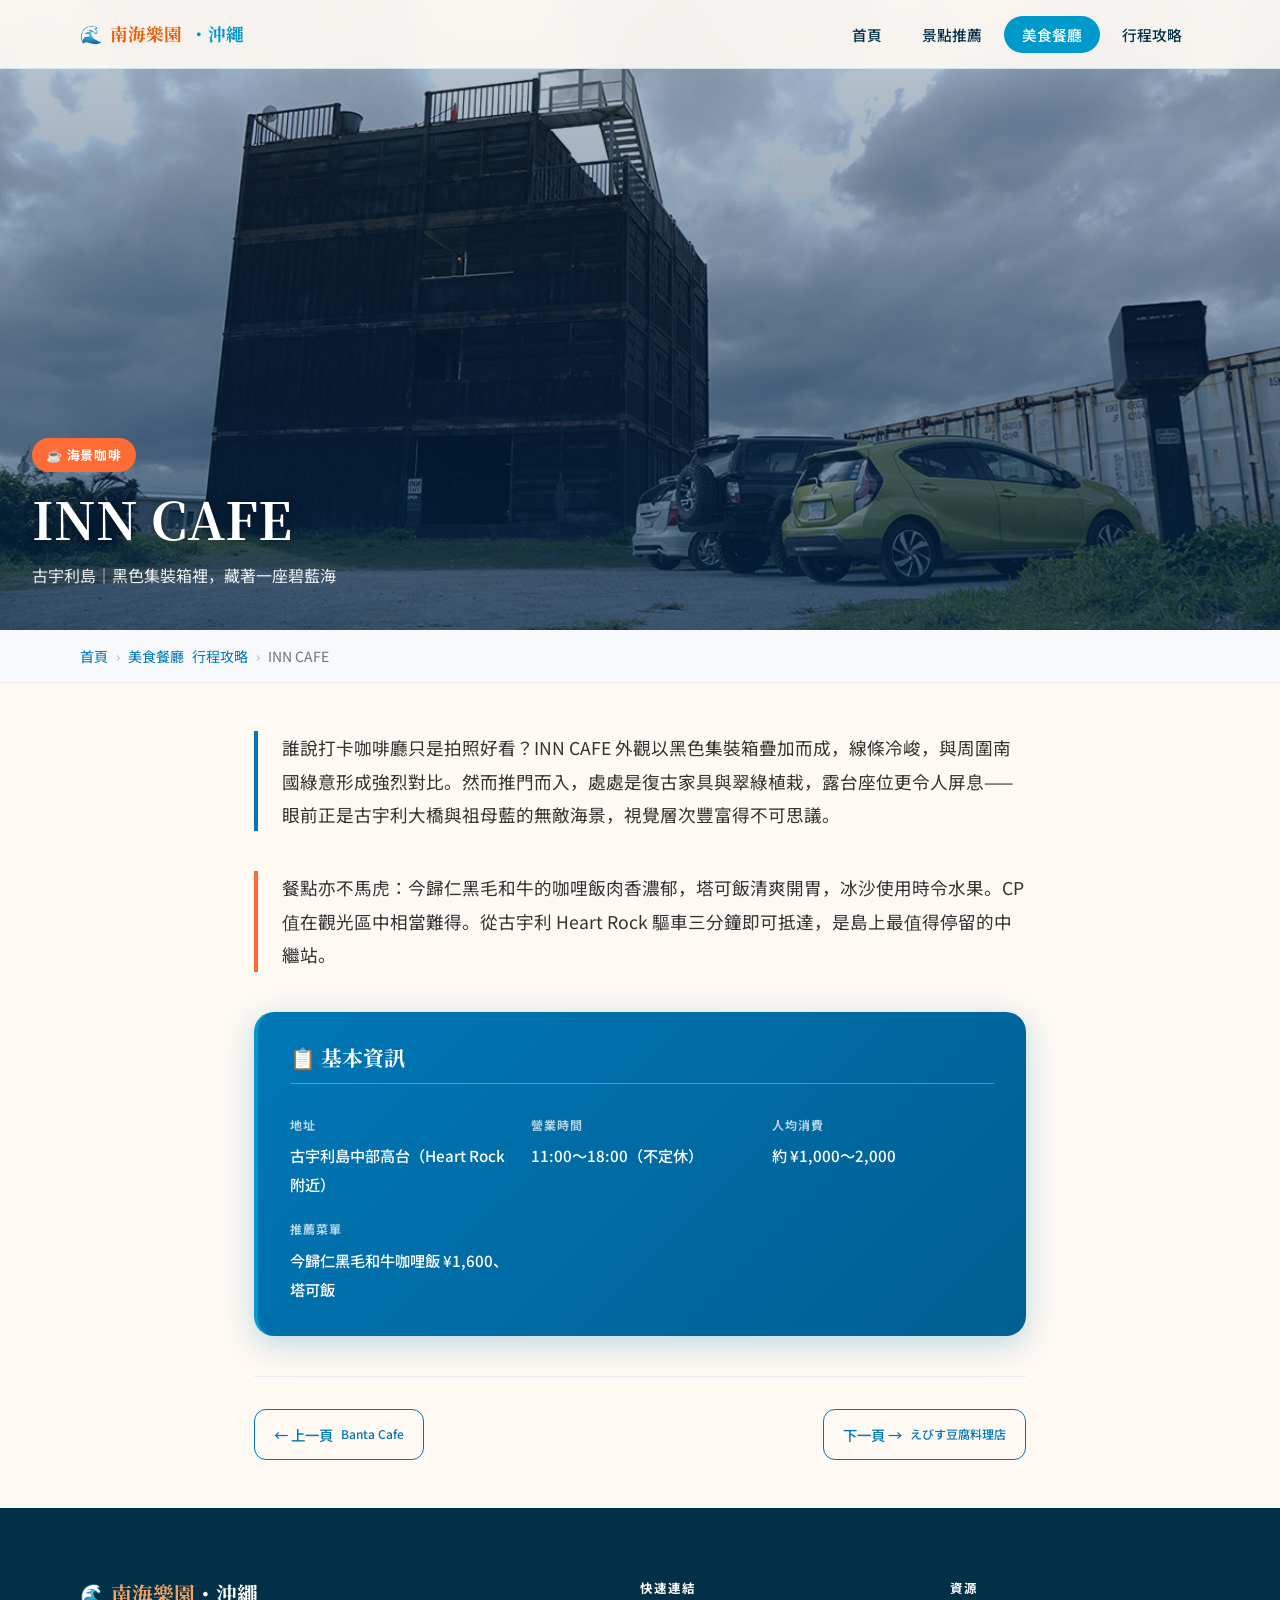
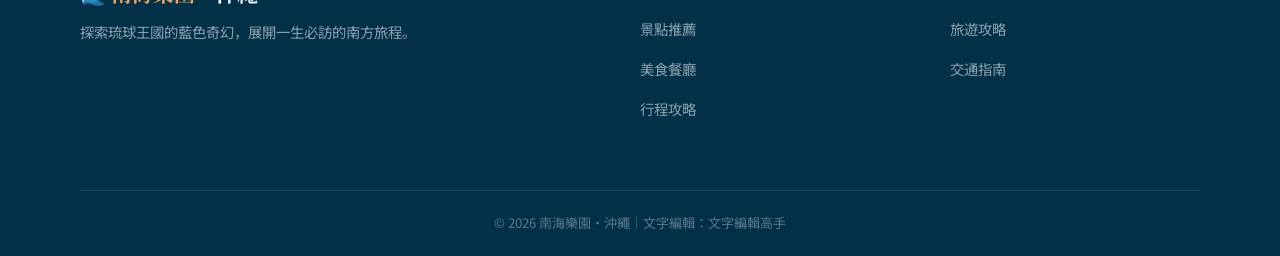
<file: restaurants/restaurant-01.html>
<!DOCTYPE html>
<html lang="zh-TW">
<head>
  <meta charset="UTF-8">
  <meta name="viewport" content="width=device-width, initial-scale=1.0">
  <title>INN CAFE｜古宇利島｜南海樂園・沖繩</title>
  <link rel="preconnect" href="https://fonts.googleapis.com">
  <link href="https://fonts.googleapis.com/css2?family=Noto+Serif+JP:wght@400;700&family=Noto+Sans+JP:wght@300;400;500;700&display=swap" rel="stylesheet">
  <link rel="stylesheet" href="../css/style.css">
  <style>
    /* ===== Hero ===== */
    .rest-hero {
      position: relative;
      height: 70vh;
      min-height: 480px;
      overflow: hidden;
    }
    .rest-hero img {
      width: 100%;
      height: 100%;
      object-fit: cover;
      display: block;
    }
    .rest-hero-overlay {
      position: absolute;
      inset: 0;
      background: linear-gradient(to bottom, rgba(0,40,80,0.25) 0%, rgba(0,40,80,0.65) 100%);
    }
    .rest-hero-content {
      position: absolute;
      bottom: 0;
      left: 0;
      right: 0;
      padding: 3rem 2rem 2.5rem;
      color: #fff;
    }
    .rest-hero-tag {
      display: inline-block;
      background: #FF6B35;
      color: #fff;
      font-size: 0.8rem;
      font-weight: 700;
      padding: 0.3rem 0.9rem;
      border-radius: 2rem;
      margin-bottom: 0.8rem;
      letter-spacing: 0.05em;
    }
    .rest-hero h1 {
      font-family: 'Noto Serif JP', serif;
      font-size: clamp(2rem, 5vw, 3.2rem);
      font-weight: 700;
      margin: 0 0 0.5rem;
      text-shadow: 0 2px 12px rgba(0,0,0,0.4);
    }
    .rest-hero p {
      font-family: 'Noto Sans JP', sans-serif;
      font-size: 1rem;
      opacity: 0.9;
      margin: 0;
    }

    /* ===== Breadcrumb ===== */
    .breadcrumb {
      background: #f8f9fa;
      border-bottom: 1px solid #e9ecef;
    }
    .breadcrumb ul {
      list-style: none;
      margin: 0;
      padding: 0.8rem 0;
      display: flex;
      gap: 0.5rem;
      align-items: center;
      font-size: 0.875rem;
      color: #6c757d;
    }
    .breadcrumb a {
      color: #0077B6;
      text-decoration: none;
    }
    .breadcrumb a:hover { text-decoration: underline; }
    .breadcrumb-sep { color: #adb5bd; }

    /* ===== Article ===== */
    .rest-article {
      max-width: 820px;
      margin: 0 auto;
      padding: 3rem 1.5rem;
    }
    .rest-intro {
      font-family: 'Noto Sans JP', sans-serif;
      font-size: 1.1rem;
      line-height: 1.9;
      color: #333;
      margin-bottom: 2.5rem;
      border-left: 4px solid #0077B6;
      padding-left: 1.5rem;
    }

    /* ===== Info Card ===== */
    .info-card {
      background: linear-gradient(135deg, #0077B6 0%, #005f92 100%);
      border-radius: 1.25rem;
      padding: 2rem;
      color: #fff;
      margin-bottom: 2.5rem;
      box-shadow: 0 8px 32px rgba(0,119,182,0.25);
    }
    .info-card h2 {
      font-family: 'Noto Serif JP', serif;
      font-size: 1.3rem;
      margin: 0 0 1.5rem;
      border-bottom: 1px solid rgba(255,255,255,0.3);
      padding-bottom: 0.75rem;
    }
    .info-grid {
      display: grid;
      grid-template-columns: repeat(auto-fit, minmax(200px, 1fr));
      gap: 1.2rem;
    }
    .info-item {}
    .info-label {
      font-size: 0.75rem;
      font-weight: 700;
      letter-spacing: 0.08em;
      text-transform: uppercase;
      color: rgba(255,255,255,0.7);
      margin-bottom: 0.3rem;
    }
    .info-value {
      font-family: 'Noto Sans JP', sans-serif;
      font-size: 0.95rem;
      font-weight: 500;
    }

    /* ===== Nav ===== */
    .rest-nav {
      display: flex;
      justify-content: space-between;
      gap: 1rem;
      padding-top: 2rem;
      border-top: 1px solid #e9ecef;
    }
    .rest-nav a {
      display: flex;
      align-items: center;
      gap: 0.5rem;
      color: #0077B6;
      text-decoration: none;
      font-family: 'Noto Sans JP', sans-serif;
      font-size: 0.9rem;
      font-weight: 500;
      padding: 0.7rem 1.2rem;
      border: 1.5px solid #0077B6;
      border-radius: 0.75rem;
      transition: background 0.2s, color 0.2s;
      min-width: 120px;
    }
    .rest-nav a:hover {
      background: #0077B6;
      color: #fff;
    }
    .rest-nav .nav-next { margin-left: auto; }
    .rest-nav .nav-empty { visibility: hidden; }

    @media (max-width: 600px) {
      .rest-hero { height: 50vh; }
      .info-grid { grid-template-columns: 1fr 1fr; }
      .rest-nav { flex-direction: column; }
      .rest-nav .nav-next { margin-left: 0; }
    }
  </style>
</head>
<body>

<!-- Navbar -->
<nav class="navbar">
  <div class="container">
    <a href="../index.html" class="nav-logo">🌊 <span>南海樂園</span>・沖繩</a>
    <ul class="nav-links">
      <li><a href="../index.html">首頁</a></li>
      <li><a href="../spots.html">景點推薦</a></li>
      <li><a href="../restaurants.html" class="active">美食餐廳</a></li>
      <li><a href="../itinerary.html">行程攻略</a></li>
    </ul>
    <div class="hamburger" aria-label="選單">
      <span></span><span></span><span></span>
    </div>
  </div>
</nav>

<!-- Mobile Menu -->
<div class="mobile-menu">
  <div class="mobile-menu-panel">
    <button class="menu-close" aria-label="關閉">✕</button>
    <ul>
      <li><a href="../index.html">首頁</a></li>
      <li><a href="../spots.html">景點推薦</a></li>
      <li><a href="../restaurants.html">美食餐廳</a></li>
      <li><a href="../itinerary.html">行程攻略</a></li>
    </ul>
  </div>
</div>

<!-- Hero -->
<div class="rest-hero">
  <img src="../images/foods/food_expand_inn.jpg" alt="INN CAFE">
  <div class="rest-hero-overlay"></div>
  <div class="rest-hero-content">
    <span class="rest-hero-tag">☕ 海景咖啡</span>
    <h1>INN CAFE</h1>
    <p>古宇利島｜黑色集裝箱裡，藏著一座碧藍海</p>
  </div>
</div>

<!-- Breadcrumb -->
<div class="breadcrumb">
  <div class="container">
    <ul>
      <li><a href="../index.html">首頁</a></li>
      <li class="breadcrumb-sep">›</li>
      <li><a href="../restaurants.html">美食餐廳</a></li>
      <li><a href="../itinerary.html">行程攻略</a></li>
      <li class="breadcrumb-sep">›</li>
      <li>INN CAFE</li>
    </ul>
  </div>
</div>

<!-- Content -->
<main class="rest-article">
  <p class="rest-intro">
    誰說打卡咖啡廳只是拍照好看？INN CAFE 外觀以黑色集裝箱疊加而成，線條冷峻，與周圍南國綠意形成強烈對比。然而推門而入，處處是復古家具與翠綠植栽，露台座位更令人屏息——眼前正是古宇利大橋與祖母藍的無敵海景，視覺層次豐富得不可思議。
  </p>
  <p class="rest-intro" style="border-left-color: #FF6B35;">
    餐點亦不馬虎：今歸仁黑毛和牛的咖哩飯肉香濃郁，塔可飯清爽開胃，冰沙使用時令水果。CP值在觀光區中相當難得。從古宇利 Heart Rock 驅車三分鐘即可抵達，是島上最值得停留的中繼站。
  </p>

  <!-- Info Card -->
  <div class="info-card">
    <h2>📋 基本資訊</h2>
    <div class="info-grid">
      <div class="info-item">
        <div class="info-label">地址</div>
        <div class="info-value">古宇利島中部高台（Heart Rock 附近）</div>
      </div>
      <div class="info-item">
        <div class="info-label">營業時間</div>
        <div class="info-value">11:00～18:00（不定休）</div>
      </div>
      <div class="info-item">
        <div class="info-label">人均消費</div>
        <div class="info-value">約 ¥1,000～2,000</div>
      </div>
      <div class="info-item">
        <div class="info-label">推薦菜單</div>
        <div class="info-value">今歸仁黑毛和牛咖哩飯 ¥1,600、塔可飯</div>
      </div>
    </div>
  </div>

  <!-- Navigation -->
  <nav class="rest-nav">
    <a href="restaurant-10.html" class="nav-prev">← 上一頁<br><small>Banta Cafe</small></a>
    <a href="restaurant-02.html" class="nav-next">下一頁 →<br><small>えびす豆腐料理店</small></a>
  </nav>
</main>

<!-- Footer -->
<footer class="footer">
  <div class="container">
    <div class="footer-inner">
      <div class="footer-brand">
        <h3>🌊 <span>南海樂園</span>・沖繩</h3>
        <p>探索琉球王國的藍色奇幻，展開一生必訪的南方旅程。</p>
      </div>
      <div class="footer-links">
        <h4>快速連結</h4>
        <ul>
          <li><a href="../spots.html">景點推薦</a></li>
          <li><a href="../restaurants.html">美食餐廳</a></li>
      <li><a href="../itinerary.html">行程攻略</a></li>
        </ul>
      </div>
      <div class="footer-links">
        <h4>資源</h4>
        <ul>
          <li><a href="#">旅遊攻略</a></li>
          <li><a href="#">交通指南</a></li>
        </ul>
      </div>
    </div>
    <div class="footer-bottom">
      <p>© 2026 南海樂園・沖繩｜文字編輯：文字編輯高手</p>
    </div>
  </div>
</footer>

<script src="../js/main.js"></script>
</body>
</html>
</file>
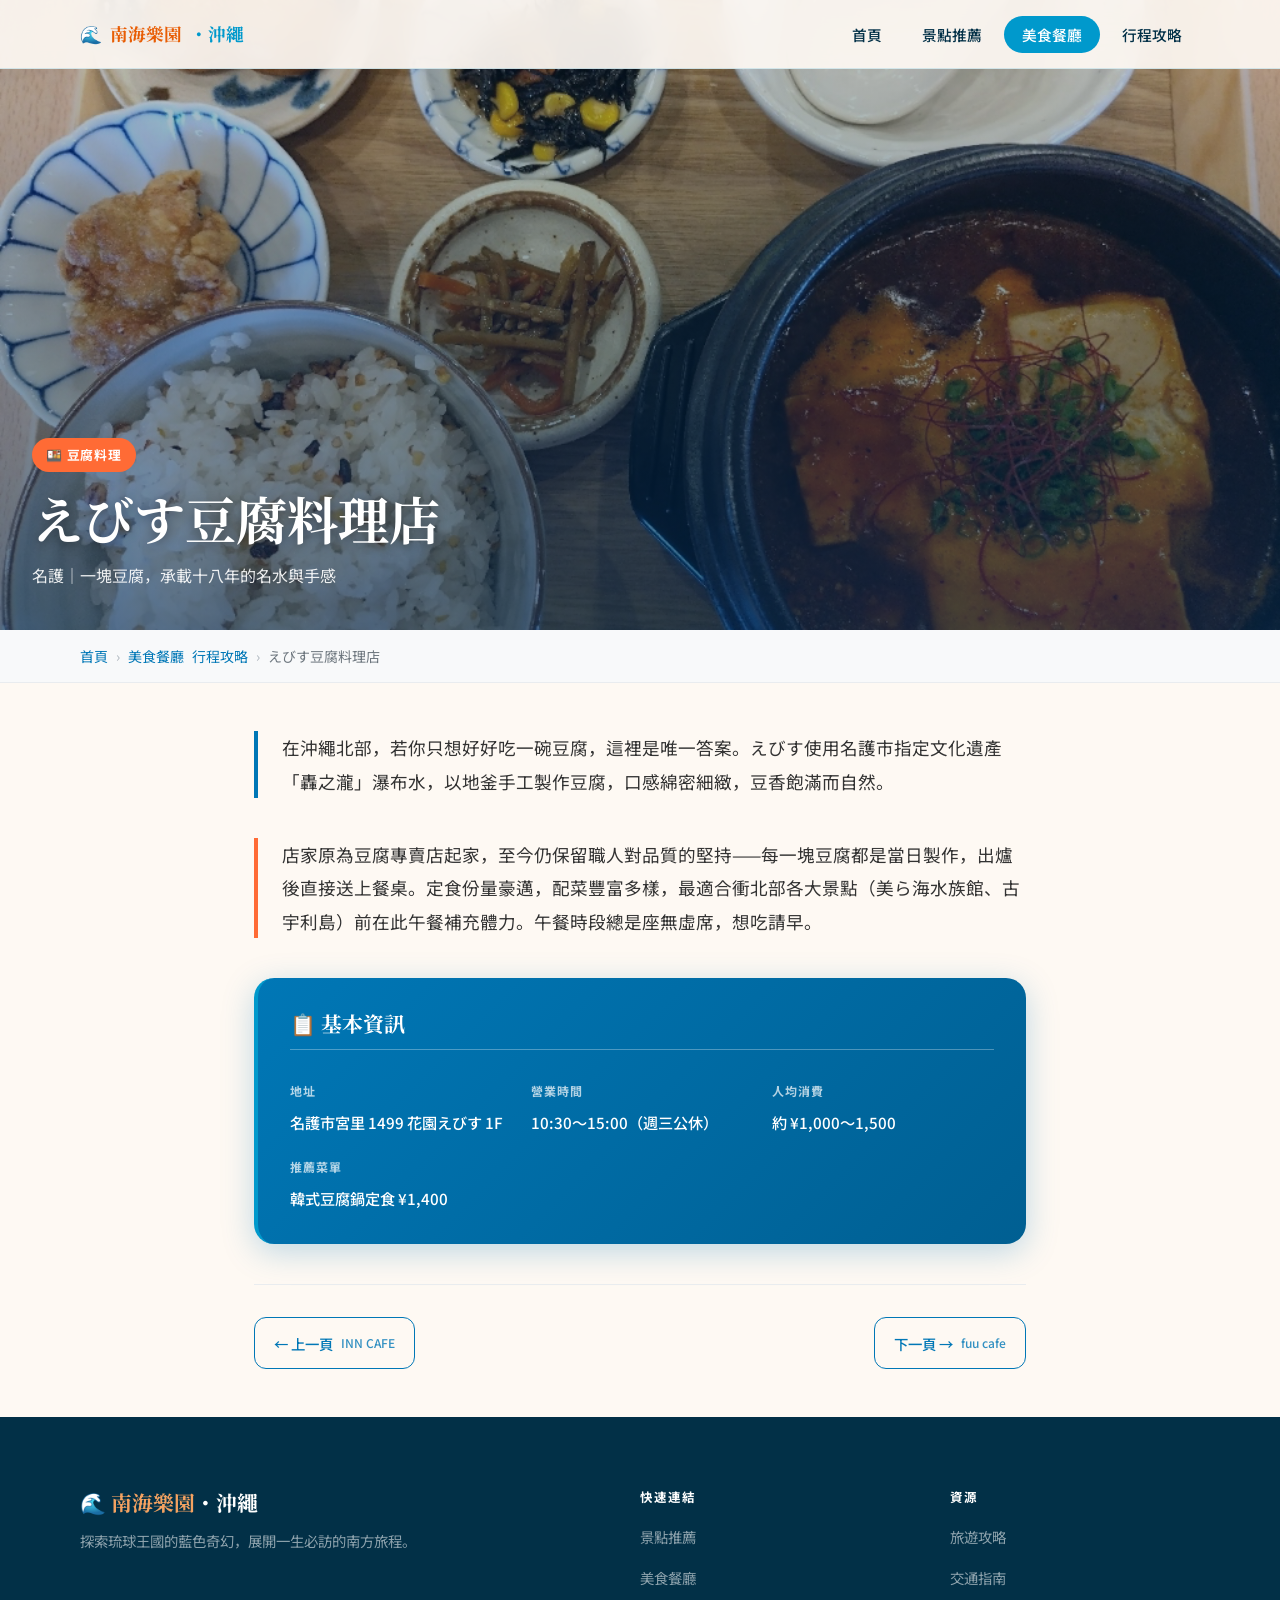
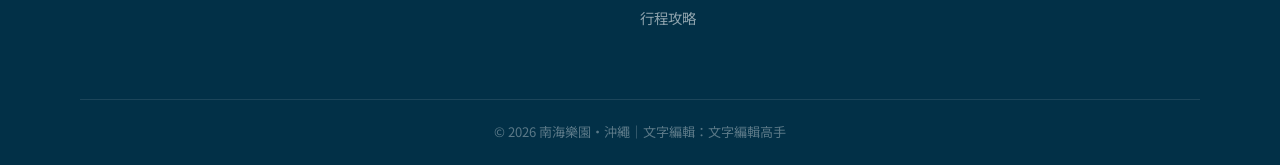
<file: restaurants/restaurant-02.html>
<!DOCTYPE html>
<html lang="zh-TW">
<head>
  <meta charset="UTF-8">
  <meta name="viewport" content="width=device-width, initial-scale=1.0">
  <title>えびす豆腐料理店｜名護｜南海樂園・沖繩</title>
  <link rel="preconnect" href="https://fonts.googleapis.com">
  <link href="https://fonts.googleapis.com/css2?family=Noto+Serif+JP:wght@400;700&family=Noto+Sans+JP:wght@300;400;500;700&display=swap" rel="stylesheet">
  <link rel="stylesheet" href="../css/style.css">
  <style>
    .rest-hero {
      position: relative; height: 70vh; min-height: 480px; overflow: hidden;
    }
    .rest-hero img { width: 100%; height: 100%; object-fit: cover; display: block; }
    .rest-hero-overlay {
      position: absolute; inset: 0;
      background: linear-gradient(to bottom, rgba(0,40,80,0.25) 0%, rgba(0,40,80,0.65) 100%);
    }
    .rest-hero-content {
      position: absolute; bottom: 0; left: 0; right: 0;
      padding: 3rem 2rem 2.5rem; color: #fff;
    }
    .rest-hero-tag {
      display: inline-block; background: #FF6B35; color: #fff;
      font-size: 0.8rem; font-weight: 700; padding: 0.3rem 0.9rem;
      border-radius: 2rem; margin-bottom: 0.8rem; letter-spacing: 0.05em;
    }
    .rest-hero h1 {
      font-family: 'Noto Serif JP', serif;
      font-size: clamp(1.8rem, 5vw, 3.2rem); font-weight: 700;
      margin: 0 0 0.5rem; text-shadow: 0 2px 12px rgba(0,0,0,0.4);
    }
    .rest-hero p { font-family: 'Noto Sans JP', sans-serif; font-size: 1rem; opacity: 0.9; margin: 0; }
    .breadcrumb { background: #f8f9fa; border-bottom: 1px solid #e9ecef; }
    .breadcrumb ul {
      list-style: none; margin: 0; padding: 0.8rem 0;
      display: flex; gap: 0.5rem; align-items: center;
      font-size: 0.875rem; color: #6c757d;
    }
    .breadcrumb a { color: #0077B6; text-decoration: none; }
    .breadcrumb a:hover { text-decoration: underline; }
    .breadcrumb-sep { color: #adb5bd; }
    .rest-article { max-width: 820px; margin: 0 auto; padding: 3rem 1.5rem; }
    .rest-intro {
      font-family: 'Noto Sans JP', sans-serif; font-size: 1.1rem;
      line-height: 1.9; color: #333; margin-bottom: 2.5rem;
      border-left: 4px solid #0077B6; padding-left: 1.5rem;
    }
    .rest-intro:last-of-type { border-left-color: #FF6B35; }
    .info-card {
      background: linear-gradient(135deg, #0077B6 0%, #005f92 100%);
      border-radius: 1.25rem; padding: 2rem; color: #fff;
      margin-bottom: 2.5rem; box-shadow: 0 8px 32px rgba(0,119,182,0.25);
    }
    .info-card h2 {
      font-family: 'Noto Serif JP', serif; font-size: 1.3rem;
      margin: 0 0 1.5rem; border-bottom: 1px solid rgba(255,255,255,0.3); padding-bottom: 0.75rem;
    }
    .info-grid { display: grid; grid-template-columns: repeat(auto-fit, minmax(200px, 1fr)); gap: 1.2rem; }
    .info-label { font-size: 0.75rem; font-weight: 700; letter-spacing: 0.08em; text-transform: uppercase; color: rgba(255,255,255,0.7); margin-bottom: 0.3rem; }
    .info-value { font-family: 'Noto Sans JP', sans-serif; font-size: 0.95rem; font-weight: 500; }
    .rest-nav {
      display: flex; justify-content: space-between; gap: 1rem;
      padding-top: 2rem; border-top: 1px solid #e9ecef;
    }
    .rest-nav a {
      display: flex; align-items: center; gap: 0.5rem;
      color: #0077B6; text-decoration: none;
      font-family: 'Noto Sans JP', sans-serif; font-size: 0.9rem; font-weight: 500;
      padding: 0.7rem 1.2rem; border: 1.5px solid #0077B6; border-radius: 0.75rem;
      transition: background 0.2s, color 0.2s; min-width: 120px;
    }
    .rest-nav a:hover { background: #0077B6; color: #fff; }
    .rest-nav .nav-next { margin-left: auto; }
    .rest-nav small { font-size: 0.75rem; opacity: 0.8; }
    @media (max-width: 600px) {
      .rest-hero { height: 50vh; }
      .info-grid { grid-template-columns: 1fr 1fr; }
      .rest-nav { flex-direction: column; }
      .rest-nav .nav-next { margin-left: 0; }
    }
  </style>
</head>
<body>

<nav class="navbar">
  <div class="container">
    <a href="../index.html" class="nav-logo">🌊 <span>南海樂園</span>・沖繩</a>
    <ul class="nav-links">
      <li><a href="../index.html">首頁</a></li>
      <li><a href="../spots.html">景點推薦</a></li>
      <li><a href="../restaurants.html" class="active">美食餐廳</a></li>
      <li><a href="../itinerary.html">行程攻略</a></li>
    </ul>
    <div class="hamburger" aria-label="選單">
      <span></span><span></span><span></span>
    </div>
  </div>
</nav>

<div class="mobile-menu">
  <div class="mobile-menu-panel">
    <button class="menu-close" aria-label="關閉">✕</button>
    <ul>
      <li><a href="../index.html">首頁</a></li>
      <li><a href="../spots.html">景點推薦</a></li>
      <li><a href="../restaurants.html">美食餐廳</a></li>
      <li><a href="../itinerary.html">行程攻略</a></li>
    </ul>
  </div>
</div>

<div class="rest-hero">
  <img src="../images/foods/food_expand_ebisu.jpg" alt="えびす豆腐料理店">
  <div class="rest-hero-overlay"></div>
  <div class="rest-hero-content">
    <span class="rest-hero-tag">🍱 豆腐料理</span>
    <h1>えびす豆腐料理店</h1>
    <p>名護｜一塊豆腐，承載十八年的名水與手感</p>
  </div>
</div>

<div class="breadcrumb">
  <div class="container">
    <ul>
      <li><a href="../index.html">首頁</a></li>
      <li class="breadcrumb-sep">›</li>
      <li><a href="../restaurants.html">美食餐廳</a></li>
      <li><a href="../itinerary.html">行程攻略</a></li>
      <li class="breadcrumb-sep">›</li>
      <li>えびす豆腐料理店</li>
    </ul>
  </div>
</div>

<main class="rest-article">
  <p class="rest-intro">
    在沖繩北部，若你只想好好吃一碗豆腐，這裡是唯一答案。えびす使用名護市指定文化遺產「轟之瀧」瀑布水，以地釜手工製作豆腐，口感綿密細緻，豆香飽滿而自然。
  </p>
  <p class="rest-intro">
    店家原為豆腐專賣店起家，至今仍保留職人對品質的堅持——每一塊豆腐都是當日製作，出爐後直接送上餐桌。定食份量豪邁，配菜豐富多樣，最適合衝北部各大景點（美ら海水族館、古宇利島）前在此午餐補充體力。午餐時段總是座無虛席，想吃請早。
  </p>

  <div class="info-card">
    <h2>📋 基本資訊</h2>
    <div class="info-grid">
      <div class="info-item">
        <div class="info-label">地址</div>
        <div class="info-value">名護市宮里 1499 花園えびす 1F</div>
      </div>
      <div class="info-item">
        <div class="info-label">營業時間</div>
        <div class="info-value">10:30～15:00（週三公休）</div>
      </div>
      <div class="info-item">
        <div class="info-label">人均消費</div>
        <div class="info-value">約 ¥1,000～1,500</div>
      </div>
      <div class="info-item">
        <div class="info-label">推薦菜單</div>
        <div class="info-value">韓式豆腐鍋定食 ¥1,400</div>
      </div>
    </div>
  </div>

  <nav class="rest-nav">
    <a href="restaurant-01.html">← 上一頁<br><small>INN CAFE</small></a>
    <a href="restaurant-03.html" class="nav-next">下一頁 →<br><small>fuu cafe</small></a>
  </nav>
</main>

<footer class="footer">
  <div class="container">
    <div class="footer-inner">
      <div class="footer-brand">
        <h3>🌊 <span>南海樂園</span>・沖繩</h3>
        <p>探索琉球王國的藍色奇幻，展開一生必訪的南方旅程。</p>
      </div>
      <div class="footer-links">
        <h4>快速連結</h4>
        <ul>
          <li><a href="../spots.html">景點推薦</a></li>
          <li><a href="../restaurants.html">美食餐廳</a></li>
      <li><a href="../itinerary.html">行程攻略</a></li>
        </ul>
      </div>
      <div class="footer-links">
        <h4>資源</h4>
        <ul>
          <li><a href="#">旅遊攻略</a></li>
          <li><a href="#">交通指南</a></li>
        </ul>
      </div>
    </div>
    <div class="footer-bottom">
      <p>© 2026 南海樂園・沖繩｜文字編輯：文字編輯高手</p>
    </div>
  </div>
</footer>

<script src="../js/main.js"></script>
</body>
</html>
</file>
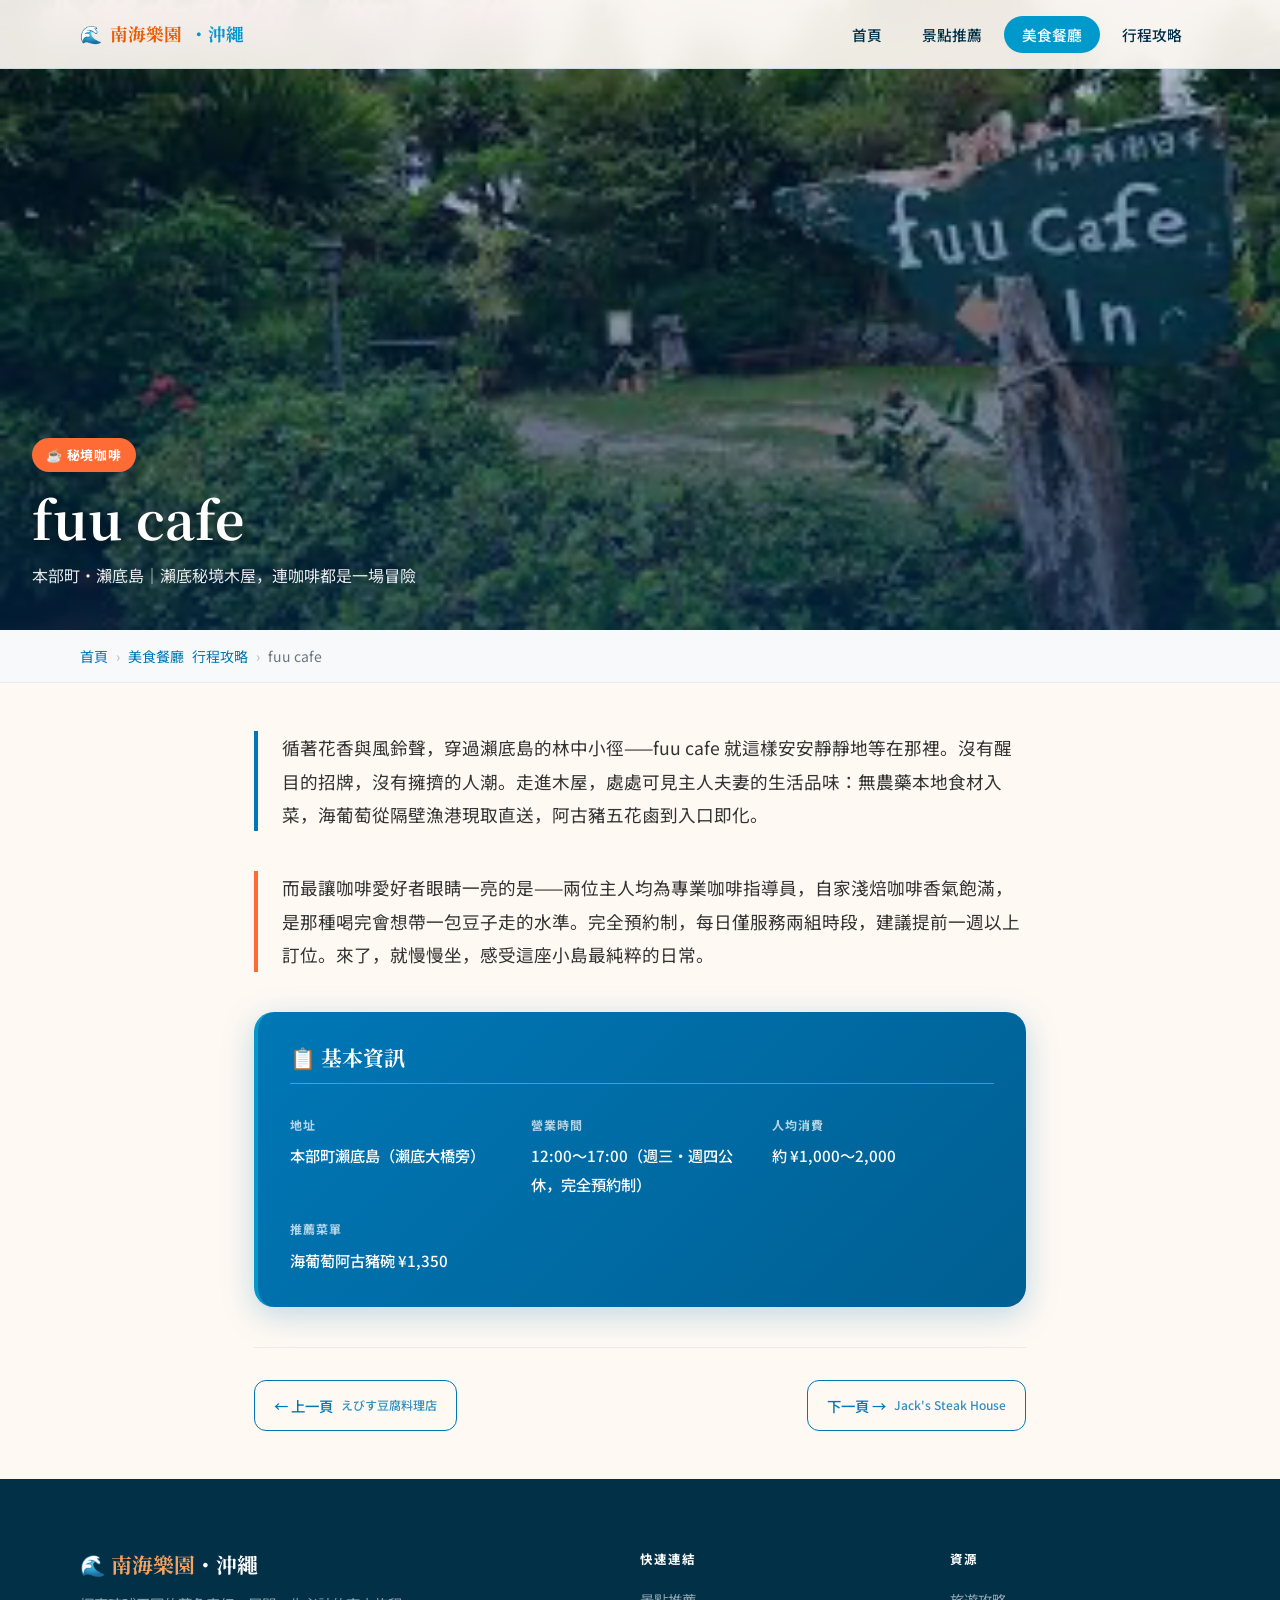
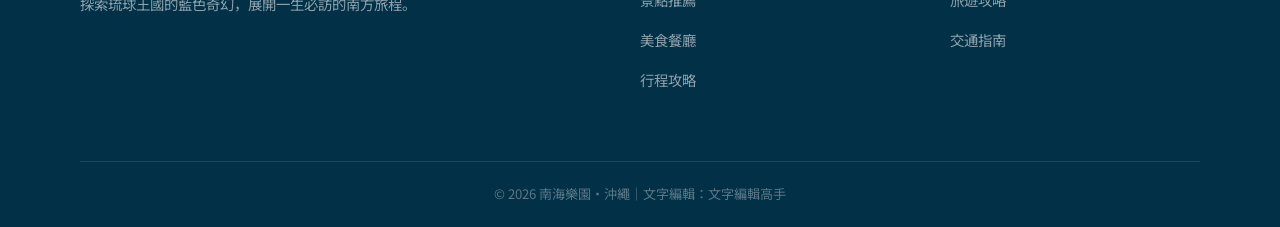
<file: restaurants/restaurant-03.html>
<!DOCTYPE html>
<html lang="zh-TW">
<head>
  <meta charset="UTF-8">
  <meta name="viewport" content="width=device-width, initial-scale=1.0">
  <title>fuu cafe｜本部町・瀨底島｜南海樂園・沖繩</title>
  <link rel="preconnect" href="https://fonts.googleapis.com">
  <link href="https://fonts.googleapis.com/css2?family=Noto+Serif+JP:wght@400;700&family=Noto+Sans+JP:wght@300;400;500;700&display=swap" rel="stylesheet">
  <link rel="stylesheet" href="../css/style.css">
  <style>
    .rest-hero {
      position: relative; height: 70vh; min-height: 480px; overflow: hidden;
    }
    .rest-hero img { width: 100%; height: 100%; object-fit: cover; display: block; }
    .rest-hero-overlay {
      position: absolute; inset: 0;
      background: linear-gradient(to bottom, rgba(0,40,80,0.25) 0%, rgba(0,40,80,0.65) 100%);
    }
    .rest-hero-content {
      position: absolute; bottom: 0; left: 0; right: 0;
      padding: 3rem 2rem 2.5rem; color: #fff;
    }
    .rest-hero-tag {
      display: inline-block; background: #FF6B35; color: #fff;
      font-size: 0.8rem; font-weight: 700; padding: 0.3rem 0.9rem;
      border-radius: 2rem; margin-bottom: 0.8rem; letter-spacing: 0.05em;
    }
    .rest-hero h1 {
      font-family: 'Noto Serif JP', serif;
      font-size: clamp(2rem, 5vw, 3.2rem); font-weight: 700;
      margin: 0 0 0.5rem; text-shadow: 0 2px 12px rgba(0,0,0,0.4);
    }
    .rest-hero p { font-family: 'Noto Sans JP', sans-serif; font-size: 1rem; opacity: 0.9; margin: 0; }
    .breadcrumb { background: #f8f9fa; border-bottom: 1px solid #e9ecef; }
    .breadcrumb ul {
      list-style: none; margin: 0; padding: 0.8rem 0;
      display: flex; gap: 0.5rem; align-items: center;
      font-size: 0.875rem; color: #6c757d;
    }
    .breadcrumb a { color: #0077B6; text-decoration: none; }
    .breadcrumb a:hover { text-decoration: underline; }
    .breadcrumb-sep { color: #adb5bd; }
    .rest-article { max-width: 820px; margin: 0 auto; padding: 3rem 1.5rem; }
    .rest-intro {
      font-family: 'Noto Sans JP', sans-serif; font-size: 1.1rem;
      line-height: 1.9; color: #333; margin-bottom: 2.5rem;
      border-left: 4px solid #0077B6; padding-left: 1.5rem;
    }
    .rest-intro:last-of-type { border-left-color: #FF6B35; }
    .info-card {
      background: linear-gradient(135deg, #0077B6 0%, #005f92 100%);
      border-radius: 1.25rem; padding: 2rem; color: #fff;
      margin-bottom: 2.5rem; box-shadow: 0 8px 32px rgba(0,119,182,0.25);
    }
    .info-card h2 {
      font-family: 'Noto Serif JP', serif; font-size: 1.3rem;
      margin: 0 0 1.5rem; border-bottom: 1px solid rgba(255,255,255,0.3); padding-bottom: 0.75rem;
    }
    .info-grid { display: grid; grid-template-columns: repeat(auto-fit, minmax(200px, 1fr)); gap: 1.2rem; }
    .info-label { font-size: 0.75rem; font-weight: 700; letter-spacing: 0.08em; text-transform: uppercase; color: rgba(255,255,255,0.7); margin-bottom: 0.3rem; }
    .info-value { font-family: 'Noto Sans JP', sans-serif; font-size: 0.95rem; font-weight: 500; }
    .rest-nav {
      display: flex; justify-content: space-between; gap: 1rem;
      padding-top: 2rem; border-top: 1px solid #e9ecef;
    }
    .rest-nav a {
      display: flex; align-items: center; gap: 0.5rem;
      color: #0077B6; text-decoration: none;
      font-family: 'Noto Sans JP', sans-serif; font-size: 0.9rem; font-weight: 500;
      padding: 0.7rem 1.2rem; border: 1.5px solid #0077B6; border-radius: 0.75rem;
      transition: background 0.2s, color 0.2s; min-width: 120px;
    }
    .rest-nav a:hover { background: #0077B6; color: #fff; }
    .rest-nav .nav-next { margin-left: auto; }
    .rest-nav small { font-size: 0.75rem; opacity: 0.8; }
    @media (max-width: 600px) {
      .rest-hero { height: 50vh; }
      .info-grid { grid-template-columns: 1fr 1fr; }
      .rest-nav { flex-direction: column; }
      .rest-nav .nav-next { margin-left: 0; }
    }
  </style>
</head>
<body>

<nav class="navbar">
  <div class="container">
    <a href="../index.html" class="nav-logo">🌊 <span>南海樂園</span>・沖繩</a>
    <ul class="nav-links">
      <li><a href="../index.html">首頁</a></li>
      <li><a href="../spots.html">景點推薦</a></li>
      <li><a href="../restaurants.html" class="active">美食餐廳</a></li>
      <li><a href="../itinerary.html">行程攻略</a></li>
    </ul>
    <div class="hamburger" aria-label="選單">
      <span></span><span></span><span></span>
    </div>
  </div>
</nav>

<div class="mobile-menu">
  <div class="mobile-menu-panel">
    <button class="menu-close" aria-label="關閉">✕</button>
    <ul>
      <li><a href="../index.html">首頁</a></li>
      <li><a href="../spots.html">景點推薦</a></li>
      <li><a href="../restaurants.html">美食餐廳</a></li>
      <li><a href="../itinerary.html">行程攻略</a></li>
    </ul>
  </div>
</div>

<div class="rest-hero">
  <img src="../images/foods/food_expand_fuu.jpg" alt="fuu cafe">
  <div class="rest-hero-overlay"></div>
  <div class="rest-hero-content">
    <span class="rest-hero-tag">☕ 秘境咖啡</span>
    <h1>fuu cafe</h1>
    <p>本部町・瀨底島｜瀨底秘境木屋，連咖啡都是一場冒險</p>
  </div>
</div>

<div class="breadcrumb">
  <div class="container">
    <ul>
      <li><a href="../index.html">首頁</a></li>
      <li class="breadcrumb-sep">›</li>
      <li><a href="../restaurants.html">美食餐廳</a></li>
      <li><a href="../itinerary.html">行程攻略</a></li>
      <li class="breadcrumb-sep">›</li>
      <li>fuu cafe</li>
    </ul>
  </div>
</div>

<main class="rest-article">
  <p class="rest-intro">
    循著花香與風鈴聲，穿過瀨底島的林中小徑——fuu cafe 就這樣安安靜靜地等在那裡。沒有醒目的招牌，沒有擁擠的人潮。走進木屋，處處可見主人夫妻的生活品味：無農藥本地食材入菜，海葡萄從隔壁漁港現取直送，阿古豬五花鹵到入口即化。
  </p>
  <p class="rest-intro">
    而最讓咖啡愛好者眼睛一亮的是——兩位主人均為專業咖啡指導員，自家淺焙咖啡香氣飽滿，是那種喝完會想帶一包豆子走的水準。完全預約制，每日僅服務兩組時段，建議提前一週以上訂位。來了，就慢慢坐，感受這座小島最純粹的日常。
  </p>

  <div class="info-card">
    <h2>📋 基本資訊</h2>
    <div class="info-grid">
      <div class="info-item">
        <div class="info-label">地址</div>
        <div class="info-value">本部町瀨底島（瀨底大橋旁）</div>
      </div>
      <div class="info-item">
        <div class="info-label">營業時間</div>
        <div class="info-value">12:00～17:00（週三・週四公休，完全預約制）</div>
      </div>
      <div class="info-item">
        <div class="info-label">人均消費</div>
        <div class="info-value">約 ¥1,000～2,000</div>
      </div>
      <div class="info-item">
        <div class="info-label">推薦菜單</div>
        <div class="info-value">海葡萄阿古豬碗 ¥1,350</div>
      </div>
    </div>
  </div>

  <nav class="rest-nav">
    <a href="restaurant-02.html">← 上一頁<br><small>えびす豆腐料理店</small></a>
    <a href="restaurant-04.html" class="nav-next">下一頁 →<br><small>Jack's Steak House</small></a>
  </nav>
</main>

<footer class="footer">
  <div class="container">
    <div class="footer-inner">
      <div class="footer-brand">
        <h3>🌊 <span>南海樂園</span>・沖繩</h3>
        <p>探索琉球王國的藍色奇幻，展開一生必訪的南方旅程。</p>
      </div>
      <div class="footer-links">
        <h4>快速連結</h4>
        <ul>
          <li><a href="../spots.html">景點推薦</a></li>
          <li><a href="../restaurants.html">美食餐廳</a></li>
      <li><a href="../itinerary.html">行程攻略</a></li>
        </ul>
      </div>
      <div class="footer-links">
        <h4>資源</h4>
        <ul>
          <li><a href="#">旅遊攻略</a></li>
          <li><a href="#">交通指南</a></li>
        </ul>
      </div>
    </div>
    <div class="footer-bottom">
      <p>© 2026 南海樂園・沖繩｜文字編輯：文字編輯高手</p>
    </div>
  </div>
</footer>

<script src="../js/main.js"></script>
</body>
</html>
</file>
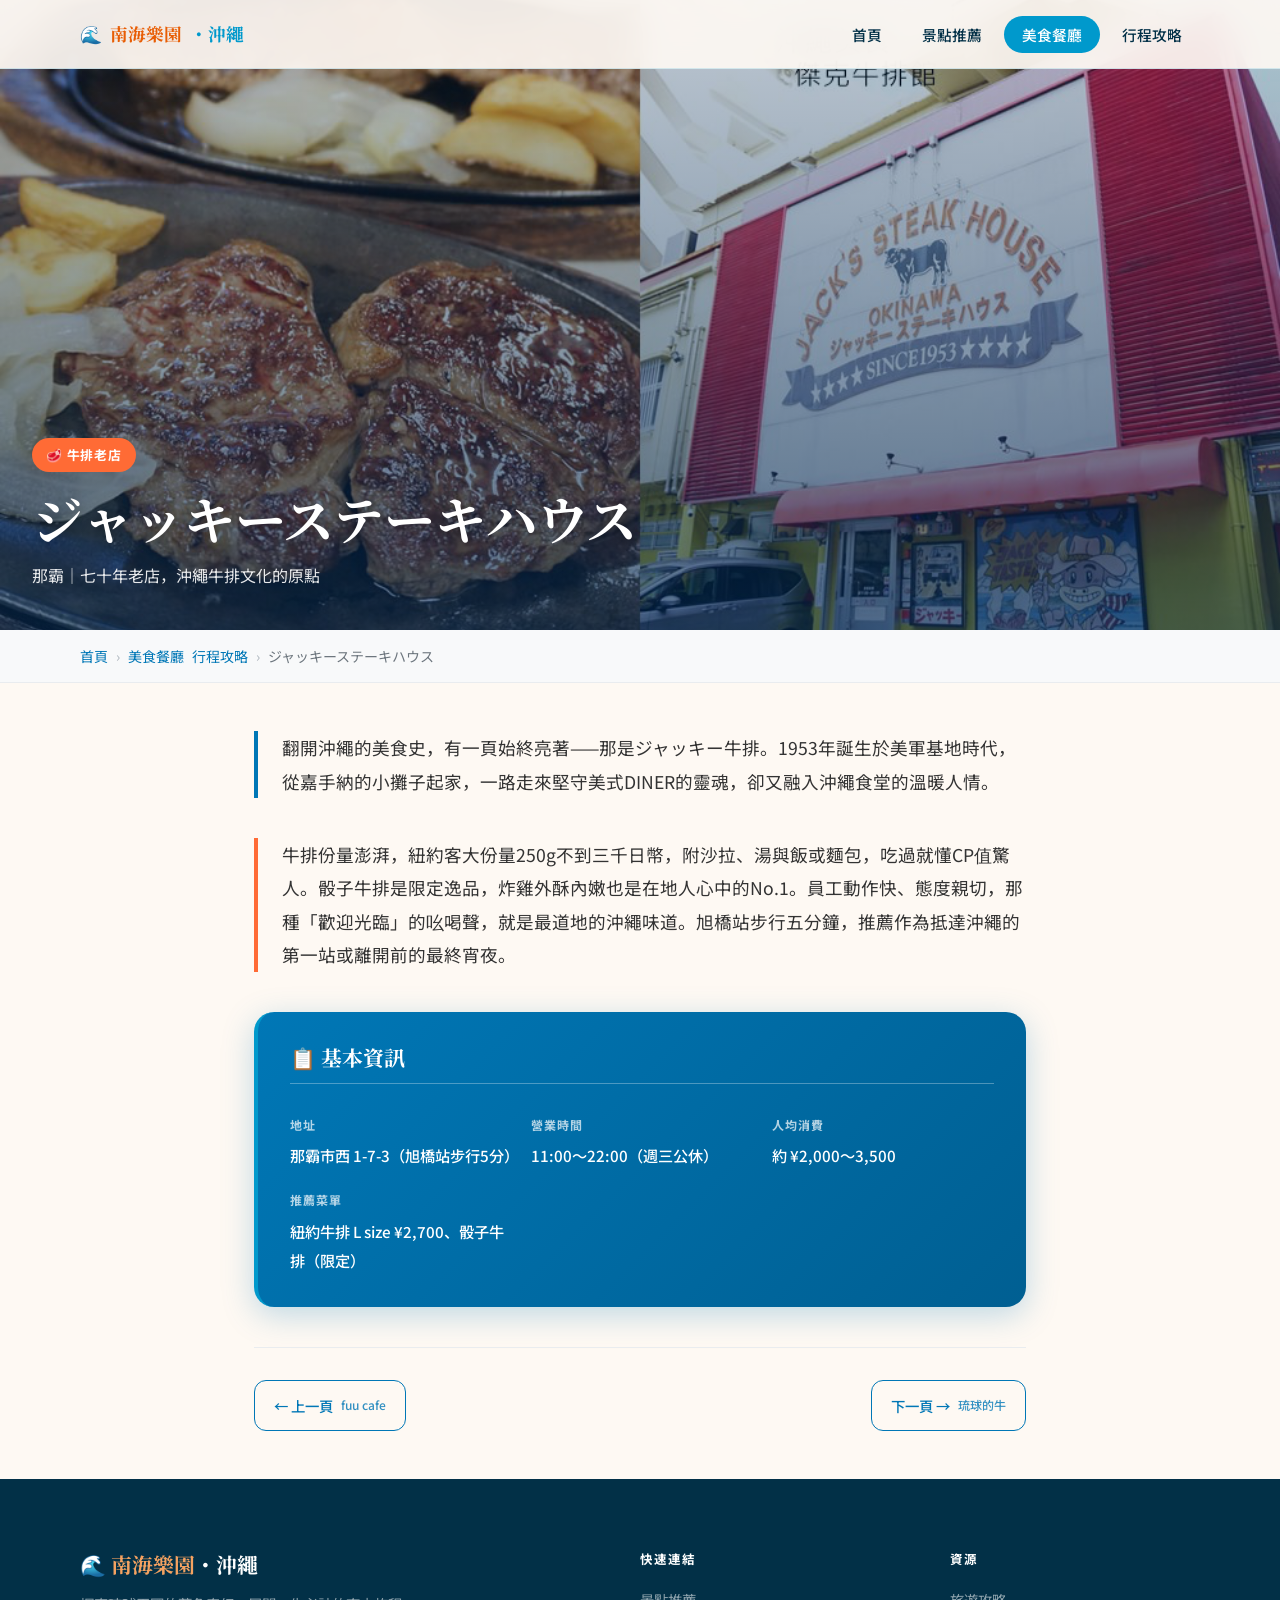
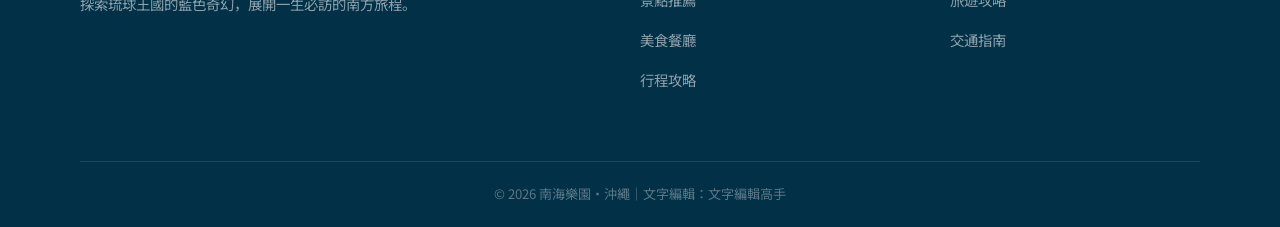
<file: restaurants/restaurant-04.html>
<!DOCTYPE html>
<html lang="zh-TW">
<head>
  <meta charset="UTF-8">
  <meta name="viewport" content="width=device-width, initial-scale=1.0">
  <title>ジャッキーステーキハウス｜那霸｜南海樂園・沖繩</title>
  <link rel="preconnect" href="https://fonts.googleapis.com">
  <link href="https://fonts.googleapis.com/css2?family=Noto+Serif+JP:wght@400;700&family=Noto+Sans+JP:wght@300;400;500;700&display=swap" rel="stylesheet">
  <link rel="stylesheet" href="../css/style.css">
  <style>
    .rest-hero {
      position: relative; height: 70vh; min-height: 480px; overflow: hidden;
    }
    .rest-hero img { width: 100%; height: 100%; object-fit: cover; display: block; }
    .rest-hero-overlay {
      position: absolute; inset: 0;
      background: linear-gradient(to bottom, rgba(0,40,80,0.25) 0%, rgba(0,40,80,0.65) 100%);
    }
    .rest-hero-content {
      position: absolute; bottom: 0; left: 0; right: 0;
      padding: 3rem 2rem 2.5rem; color: #fff;
    }
    .rest-hero-tag {
      display: inline-block; background: #FF6B35; color: #fff;
      font-size: 0.8rem; font-weight: 700; padding: 0.3rem 0.9rem;
      border-radius: 2rem; margin-bottom: 0.8rem; letter-spacing: 0.05em;
    }
    .rest-hero h1 {
      font-family: 'Noto Serif JP', serif;
      font-size: clamp(1.5rem, 5vw, 3.2rem); font-weight: 700;
      margin: 0 0 0.5rem; text-shadow: 0 2px 12px rgba(0,0,0,0.4);
    }
    .rest-hero p { font-family: 'Noto Sans JP', sans-serif; font-size: 1rem; opacity: 0.9; margin: 0; }
    .breadcrumb { background: #f8f9fa; border-bottom: 1px solid #e9ecef; }
    .breadcrumb ul {
      list-style: none; margin: 0; padding: 0.8rem 0;
      display: flex; gap: 0.5rem; align-items: center;
      font-size: 0.875rem; color: #6c757d;
    }
    .breadcrumb a { color: #0077B6; text-decoration: none; }
    .breadcrumb a:hover { text-decoration: underline; }
    .breadcrumb-sep { color: #adb5bd; }
    .rest-article { max-width: 820px; margin: 0 auto; padding: 3rem 1.5rem; }
    .rest-intro {
      font-family: 'Noto Sans JP', sans-serif; font-size: 1.1rem;
      line-height: 1.9; color: #333; margin-bottom: 2.5rem;
      border-left: 4px solid #0077B6; padding-left: 1.5rem;
    }
    .rest-intro:last-of-type { border-left-color: #FF6B35; }
    .info-card {
      background: linear-gradient(135deg, #0077B6 0%, #005f92 100%);
      border-radius: 1.25rem; padding: 2rem; color: #fff;
      margin-bottom: 2.5rem; box-shadow: 0 8px 32px rgba(0,119,182,0.25);
    }
    .info-card h2 {
      font-family: 'Noto Serif JP', serif; font-size: 1.3rem;
      margin: 0 0 1.5rem; border-bottom: 1px solid rgba(255,255,255,0.3); padding-bottom: 0.75rem;
    }
    .info-grid { display: grid; grid-template-columns: repeat(auto-fit, minmax(200px, 1fr)); gap: 1.2rem; }
    .info-label { font-size: 0.75rem; font-weight: 700; letter-spacing: 0.08em; text-transform: uppercase; color: rgba(255,255,255,0.7); margin-bottom: 0.3rem; }
    .info-value { font-family: 'Noto Sans JP', sans-serif; font-size: 0.95rem; font-weight: 500; }
    .rest-nav {
      display: flex; justify-content: space-between; gap: 1rem;
      padding-top: 2rem; border-top: 1px solid #e9ecef;
    }
    .rest-nav a {
      display: flex; align-items: center; gap: 0.5rem;
      color: #0077B6; text-decoration: none;
      font-family: 'Noto Sans JP', sans-serif; font-size: 0.9rem; font-weight: 500;
      padding: 0.7rem 1.2rem; border: 1.5px solid #0077B6; border-radius: 0.75rem;
      transition: background 0.2s, color 0.2s; min-width: 120px;
    }
    .rest-nav a:hover { background: #0077B6; color: #fff; }
    .rest-nav small { font-size: 0.75rem; opacity: 0.8; }
    @media (max-width: 600px) {
      .rest-hero { height: 50vh; }
      .info-grid { grid-template-columns: 1fr 1fr; }
      .rest-nav { flex-direction: column; }
    }
  </style>
</head>
<body>

<nav class="navbar">
  <div class="container">
    <a href="../index.html" class="nav-logo">🌊 <span>南海樂園</span>・沖繩</a>
    <ul class="nav-links">
      <li><a href="../index.html">首頁</a></li>
      <li><a href="../spots.html">景點推薦</a></li>
      <li><a href="../restaurants.html" class="active">美食餐廳</a></li>
      <li><a href="../itinerary.html">行程攻略</a></li>
    </ul>
    <div class="hamburger" aria-label="選單">
      <span></span><span></span><span></span>
    </div>
  </div>
</nav>

<div class="mobile-menu">
  <div class="mobile-menu-panel">
    <button class="menu-close" aria-label="關閉">✕</button>
    <ul>
      <li><a href="../index.html">首頁</a></li>
      <li><a href="../spots.html">景點推薦</a></li>
      <li><a href="../restaurants.html">美食餐廳</a></li>
      <li><a href="../itinerary.html">行程攻略</a></li>
    </ul>
  </div>
</div>

<div class="rest-hero">
  <img src="../images/foods/food_expand_jack.jpg" alt="ジャッキーステーキハウス">
  <div class="rest-hero-overlay"></div>
  <div class="rest-hero-content">
    <span class="rest-hero-tag">🥩 牛排老店</span>
    <h1>ジャッキーステーキハウス</h1>
    <p>那霸｜七十年老店，沖繩牛排文化的原點</p>
  </div>
</div>

<div class="breadcrumb">
  <div class="container">
    <ul>
      <li><a href="../index.html">首頁</a></li>
      <li class="breadcrumb-sep">›</li>
      <li><a href="../restaurants.html">美食餐廳</a></li>
      <li><a href="../itinerary.html">行程攻略</a></li>
      <li class="breadcrumb-sep">›</li>
      <li>ジャッキーステーキハウス</li>
    </ul>
  </div>
</div>

<main class="rest-article">
  <p class="rest-intro">
    翻開沖繩的美食史，有一頁始終亮著——那是ジャッキー牛排。1953年誕生於美軍基地時代，從嘉手納的小攤子起家，一路走來堅守美式DINER的靈魂，卻又融入沖繩食堂的溫暖人情。
  </p>
  <p class="rest-intro">
    牛排份量澎湃，紐約客大份量250g不到三千日幣，附沙拉、湯與飯或麵包，吃過就懂CP值驚人。骰子牛排是限定逸品，炸雞外酥內嫩也是在地人心中的No.1。員工動作快、態度親切，那種「歡迎光臨」的吆喝聲，就是最道地的沖繩味道。旭橋站步行五分鐘，推薦作為抵達沖繩的第一站或離開前的最終宵夜。
  </p>

  <div class="info-card">
    <h2>📋 基本資訊</h2>
    <div class="info-grid">
      <div class="info-item">
        <div class="info-label">地址</div>
        <div class="info-value">那霸市西 1-7-3（旭橋站步行5分）</div>
      </div>
      <div class="info-item">
        <div class="info-label">營業時間</div>
        <div class="info-value">11:00～22:00（週三公休）</div>
      </div>
      <div class="info-item">
        <div class="info-label">人均消費</div>
        <div class="info-value">約 ¥2,000～3,500</div>
      </div>
      <div class="info-item">
        <div class="info-label">推薦菜單</div>
        <div class="info-value">紐約牛排 L size ¥2,700、骰子牛排（限定）</div>
      </div>
    </div>
  </div>

  <nav class="rest-nav">
    <a href="restaurant-03.html" class="nav-prev">← 上一頁<br><small>fuu cafe</small></a>
    <a href="restaurant-05.html" class="nav-next">下一頁 →<br><small>琉球的牛</small></a>
  </nav>
</main>

<footer class="footer">
  <div class="container">
    <div class="footer-inner">
      <div class="footer-brand">
        <h3>🌊 <span>南海樂園</span>・沖繩</h3>
        <p>探索琉球王國的藍色奇幻，展開一生必訪的南方旅程。</p>
      </div>
      <div class="footer-links">
        <h4>快速連結</h4>
        <ul>
          <li><a href="../spots.html">景點推薦</a></li>
          <li><a href="../restaurants.html">美食餐廳</a></li>
      <li><a href="../itinerary.html">行程攻略</a></li>
        </ul>
      </div>
      <div class="footer-links">
        <h4>資源</h4>
        <ul>
          <li><a href="#">旅遊攻略</a></li>
          <li><a href="#">交通指南</a></li>
        </ul>
      </div>
    </div>
    <div class="footer-bottom">
      <p>© 2026 南海樂園・沖繩｜文字編輯：文字編輯高手</p>
    </div>
  </div>
</footer>

<script src="../js/main.js"></script>
</body>
</html>
</file>
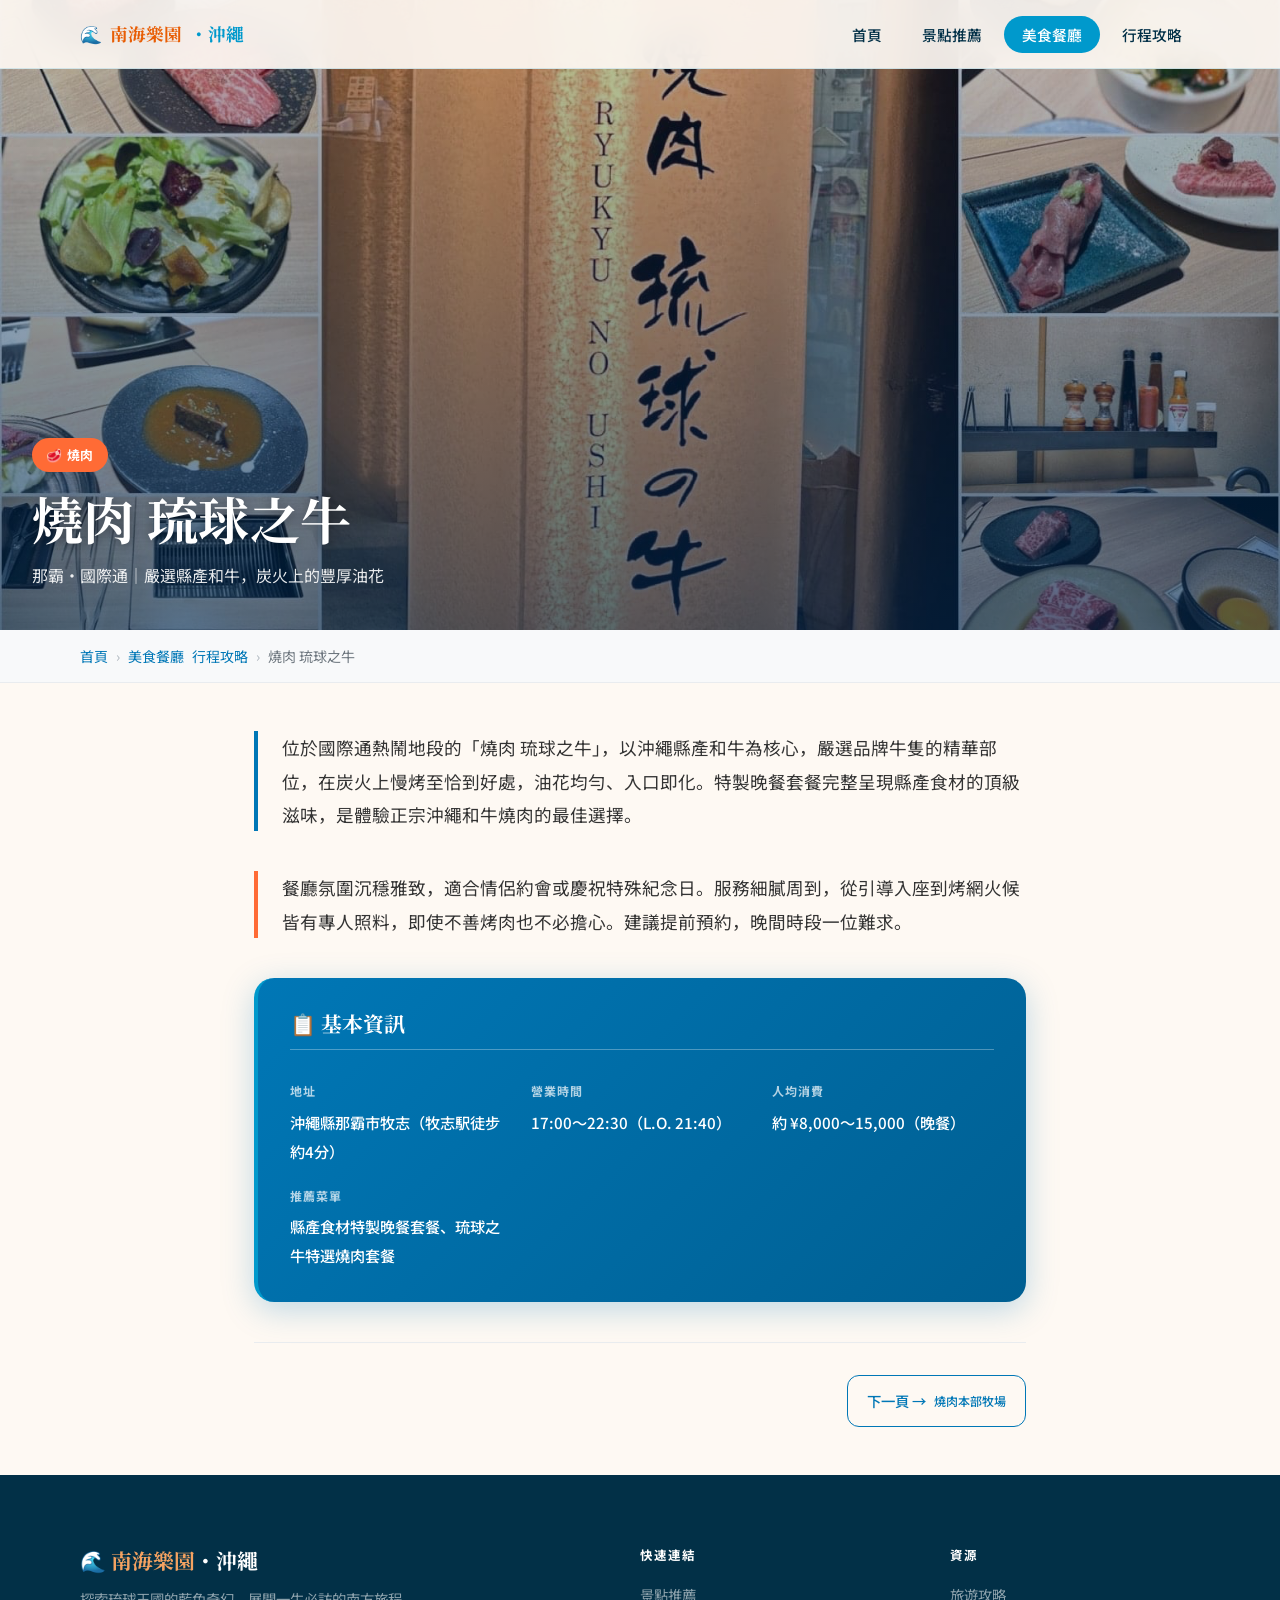
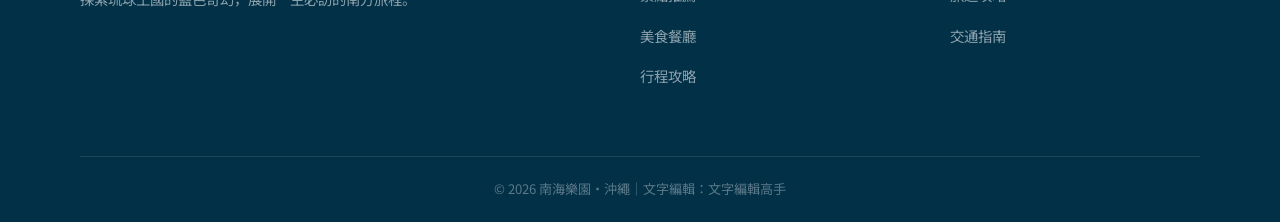
<file: restaurants/restaurant-05.html>
<!DOCTYPE html>
<html lang="zh-TW">
<head>
  <meta charset="UTF-8">
  <meta name="viewport" content="width=device-width, initial-scale=1.0">
  <title>燒肉 琉球之牛｜南海樂園・沖繩</title>
  <link rel="preconnect" href="https://fonts.googleapis.com">
  <link href="https://fonts.googleapis.com/css2?family=Noto+Serif+JP:wght@400;700&family=Noto+Sans+JP:wght@300;400;500;700&display=swap" rel="stylesheet">
  <link rel="stylesheet" href="../css/style.css">
  <style>
    .rest-hero { position: relative; height: 70vh; min-height: 480px; overflow: hidden; }
    .rest-hero img { width: 100%; height: 100%; object-fit: cover; display: block; }
    .rest-hero-overlay { position: absolute; inset: 0; background: linear-gradient(to bottom, rgba(0,40,80,0.25) 0%, rgba(0,40,80,0.65) 100%); }
    .rest-hero-content { position: absolute; bottom: 0; left: 0; right: 0; padding: 3rem 2rem 2.5rem; color: #fff; }
    .rest-hero-tag { display: inline-block; background: #FF6B35; color: #fff; font-size: 0.8rem; font-weight: 700; padding: 0.3rem 0.9rem; border-radius: 2rem; margin-bottom: 0.8rem; letter-spacing: 0.05em; }
    .rest-hero h1 { font-family: 'Noto Serif JP', serif; font-size: clamp(2rem, 5vw, 3.2rem); font-weight: 700; margin: 0 0 0.5rem; text-shadow: 0 2px 12px rgba(0,0,0,0.4); }
    .rest-hero p { font-family: 'Noto Sans JP', sans-serif; font-size: 1rem; opacity: 0.9; margin: 0; }
    .breadcrumb { background: #f8f9fa; border-bottom: 1px solid #e9ecef; }
    .breadcrumb ul { list-style: none; margin: 0; padding: 0.8rem 0; display: flex; gap: 0.5rem; align-items: center; font-size: 0.875rem; color: #6c757d; }
    .breadcrumb a { color: #0077B6; text-decoration: none; }
    .breadcrumb a:hover { text-decoration: underline; }
    .breadcrumb-sep { color: #adb5bd; }
    .rest-article { max-width: 820px; margin: 0 auto; padding: 3rem 1.5rem; }
    .rest-intro { font-family: 'Noto Sans JP', sans-serif; font-size: 1.1rem; line-height: 1.9; color: #333; margin-bottom: 2.5rem; border-left: 4px solid #0077B6; padding-left: 1.5rem; }
    .info-card { background: linear-gradient(135deg, #0077B6 0%, #005f92 100%); border-radius: 1.25rem; padding: 2rem; color: #fff; margin-bottom: 2.5rem; box-shadow: 0 8px 32px rgba(0,119,182,0.25); }
    .info-card h2 { font-family: 'Noto Serif JP', serif; font-size: 1.3rem; margin: 0 0 1.5rem; border-bottom: 1px solid rgba(255,255,255,0.3); padding-bottom: 0.75rem; }
    .info-grid { display: grid; grid-template-columns: repeat(auto-fit, minmax(200px, 1fr)); gap: 1.2rem; }
    .info-label { font-size: 0.75rem; font-weight: 700; letter-spacing: 0.08em; text-transform: uppercase; color: rgba(255,255,255,0.7); margin-bottom: 0.3rem; }
    .info-value { font-family: 'Noto Sans JP', sans-serif; font-size: 0.95rem; font-weight: 500; }
    .rest-nav { display: flex; justify-content: space-between; gap: 1rem; padding-top: 2rem; border-top: 1px solid #e9ecef; }
    .rest-nav a { display: flex; align-items: center; gap: 0.5rem; color: #0077B6; text-decoration: none; font-family: 'Noto Sans JP', sans-serif; font-size: 0.9rem; font-weight: 500; padding: 0.7rem 1.2rem; border: 1.5px solid #0077B6; border-radius: 0.75rem; transition: background 0.2s, color 0.2s; min-width: 120px; }
    .rest-nav a:hover { background: #0077B6; color: #fff; }
    .rest-nav .nav-next { margin-left: auto; }
    .rest-nav .nav-empty { visibility: hidden; }
    @media (max-width: 600px) { .rest-hero { height: 50vh; } .info-grid { grid-template-columns: 1fr 1fr; } .rest-nav { flex-direction: column; } .rest-nav .nav-next { margin-left: 0; } }
  </style>
</head>
<body>
<nav class="navbar">
  <div class="container">
    <a href="../index.html" class="nav-logo">🌊 <span>南海樂園</span>・沖繩</a>
    <ul class="nav-links">
      <li><a href="../index.html">首頁</a></li>
      <li><a href="../spots.html">景點推薦</a></li>
      <li><a href="../restaurants.html" class="active">美食餐廳</a></li>
      <li><a href="../itinerary.html">行程攻略</a></li>
    </ul>
    <div class="hamburger" aria-label="選單"><span></span><span></span><span></span></div>
  </div>
</nav>
<div class="mobile-menu">
  <div class="mobile-menu-panel">
    <button class="menu-close" aria-label="關閉">✕</button>
    <ul>
      <li><a href="../index.html">首頁</a></li>
      <li><a href="../spots.html">景點推薦</a></li>
      <li><a href="../restaurants.html">美食餐廳</a></li>
      <li><a href="../itinerary.html">行程攻略</a></li>
    </ul>
  </div>
</div>

<div class="rest-hero">
  <img src="../images/foods/food_01.jpg" alt="燒肉 琉球之牛">
  <div class="rest-hero-overlay"></div>
  <div class="rest-hero-content">
    <span class="rest-hero-tag">🥩 燒肉</span>
    <h1>燒肉 琉球之牛</h1>
    <p>那霸・國際通｜嚴選縣產和牛，炭火上的豐厚油花</p>
  </div>
</div>

<div class="breadcrumb">
  <div class="container">
    <ul>
      <li><a href="../index.html">首頁</a></li>
      <li class="breadcrumb-sep">›</li>
      <li><a href="../restaurants.html">美食餐廳</a></li>
      <li><a href="../itinerary.html">行程攻略</a></li>
      <li class="breadcrumb-sep">›</li>
      <li>燒肉 琉球之牛</li>
    </ul>
  </div>
</div>

<main class="rest-article">
  <p class="rest-intro">
    位於國際通熱鬧地段的「燒肉 琉球之牛」，以沖繩縣產和牛為核心，嚴選品牌牛隻的精華部位，在炭火上慢烤至恰到好處，油花均勻、入口即化。特製晚餐套餐完整呈現縣產食材的頂級滋味，是體驗正宗沖繩和牛燒肉的最佳選擇。
  </p>
  <p class="rest-intro" style="border-left-color: #FF6B35;">
    餐廳氛圍沉穩雅致，適合情侶約會或慶祝特殊紀念日。服務細膩周到，從引導入座到烤網火候皆有專人照料，即使不善烤肉也不必擔心。建議提前預約，晚間時段一位難求。
  </p>

  <div class="info-card">
    <h2>📋 基本資訊</h2>
    <div class="info-grid">
      <div class="info-item">
        <div class="info-label">地址</div>
        <div class="info-value">沖繩縣那霸市牧志（牧志駅徒步約4分）</div>
      </div>
      <div class="info-item">
        <div class="info-label">營業時間</div>
        <div class="info-value">17:00～22:30（L.O. 21:40）</div>
      </div>
      <div class="info-item">
        <div class="info-label">人均消費</div>
        <div class="info-value">約 ¥8,000～15,000（晚餐）</div>
      </div>
      <div class="info-item">
        <div class="info-label">推薦菜單</div>
        <div class="info-value">縣產食材特製晚餐套餐、琉球之牛特選燒肉套餐</div>
      </div>
    </div>
  </div>

  <nav class="rest-nav">
    <a href="#" class="nav-empty">← 上一頁</a>
    <a href="restaurant-06.html" class="nav-next">下一頁 →<br><small>燒肉本部牧場</small></a>
  </nav>
</main>

<footer class="footer">
  <div class="container">
    <div class="footer-inner">
      <div class="footer-brand">
        <h3>🌊 <span>南海樂園</span>・沖繩</h3>
        <p>探索琉球王國的藍色奇幻，展開一生必訪的南方旅程。</p>
      </div>
      <div class="footer-links">
        <h4>快速連結</h4>
        <ul>
          <li><a href="../spots.html">景點推薦</a></li>
          <li><a href="../restaurants.html">美食餐廳</a></li>
      <li><a href="../itinerary.html">行程攻略</a></li>
        </ul>
      </div>
      <div class="footer-links">
        <h4>資源</h4>
        <ul>
          <li><a href="#">旅遊攻略</a></li>
          <li><a href="#">交通指南</a></li>
        </ul>
      </div>
    </div>
    <div class="footer-bottom">
      <p>© 2026 南海樂園・沖繩｜文字編輯：文字編輯高手</p>
    </div>
  </div>
</footer>
<script src="../js/main.js"></script>
</body>
</html>
</file>
<file: css/style.css>
/* ===== Okinawa Trip V2 Design System ===== */
* {
  margin: 0;
  padding: 0;
  box-sizing: border-box;
}

:root {
  --primary: #0099CC;
  --primary-dark: #007AA3;
  --secondary: #E85D04;
  --teal: #00A896;
  --sand: #F4A261;
  --bg: #FEF9F3;
  --dark: #023047;
  --white: #ffffff;
  --light-bg: #F0F9FB;
  --text: #023047;
  --text-light: #5A7A8A;
  --border: rgba(0,153,204,0.15);
  --shadow: 0 8px 40px rgba(2,48,71,0.12);
  --shadow-sm: 0 2px 12px rgba(2,48,71,0.08);
  --radius: 20px;
  --radius-sm: 12px;
  --transition: all 0.35s cubic-bezier(0.25,0.46,0.45,0.94);
  --section-pad: 96px;
}

html { scroll-behavior: smooth; }

body {
  font-family: 'Noto Sans JP', 'Helvetica Neue', Arial, sans-serif;
  color: var(--text);
  background: var(--bg);
  line-height: 1.9;
  overflow-x: hidden;
}

h1, h2, h3, h4 {
  font-family: 'Noto Serif JP', serif;
  font-weight: 700;
  line-height: 1.3;
}

a { text-decoration: none; color: inherit; }
img { max-width: 100%; display: block; }

/* ===== Scroll Reveal ===== */
.reveal {
  opacity: 0;
  transform: translateY(40px);
  transition: opacity 0.7s ease, transform 0.7s ease;
}
.reveal.visible {
  opacity: 1;
  transform: translateY(0);
}
.reveal-left {
  opacity: 0;
  transform: translateX(-50px);
  transition: opacity 0.7s ease, transform 0.7s ease;
}
.reveal-left.visible { opacity: 1; transform: translateX(0); }
.reveal-right {
  opacity: 0;
  transform: translateX(50px);
  transition: opacity 0.7s ease, transform 0.7s ease;
}
.reveal-right.visible { opacity: 1; transform: translateX(0); }

/* ===== Container ===== */
.container {
  max-width: 1200px;
  margin: 0 auto;
  padding: 0 40px;
}
@media (max-width: 768px) {
  .container { padding: 0 20px; }
}

/* ===== Navbar ===== */
.navbar {
  position: fixed;
  top: 0; left: 0; right: 0;
  background: rgba(254,249,243,0.92);
  backdrop-filter: blur(16px);
  -webkit-backdrop-filter: blur(16px);
  z-index: 1000;
  border-bottom: 1px solid var(--border);
  transition: var(--transition);
}
.navbar .container {
  display: flex;
  align-items: center;
  justify-content: space-between;
  height: 68px;
}
.nav-logo {
  display: flex;
  align-items: center;
  gap: 8px;
  font-family: 'Noto Serif JP', serif;
  font-size: 1.1rem;
  font-weight: 700;
  color: var(--primary);
}
.nav-logo span { color: var(--secondary); }
.nav-links {
  display: flex;
  list-style: none;
  gap: 4px;
}
.nav-links a {
  padding: 8px 18px;
  border-radius: 50px;
  font-weight: 500;
  color: var(--text);
  font-size: 0.92rem;
  transition: var(--transition);
}
.nav-links a:hover { background: var(--primary); color: var(--white); }
.nav-links a.active { background: var(--primary); color: var(--white); }
.hamburger {
  display: none;
  flex-direction: column;
  gap: 5px;
  cursor: pointer;
  padding: 8px;
}
.hamburger span {
  display: block;
  width: 24px;
  height: 2px;
  background: var(--dark);
  border-radius: 2px;
  transition: var(--transition);
}

/* Mobile Menu */
.mobile-menu {
  display: none;
  position: fixed;
  inset: 0;
  background: rgba(2,48,71,0.5);
  z-index: 2000;
  opacity: 0;
  pointer-events: none;
  transition: opacity 0.3s ease;
}
.mobile-menu.open {
  display: block;
  opacity: 1;
  pointer-events: all;
}
.mobile-menu-panel {
  position: absolute;
  right: 0;
  top: 0;
  bottom: 0;
  width: 280px;
  background: var(--white);
  padding: 24px;
  transform: translateX(100%);
  transition: transform 0.3s ease;
}
.mobile-menu.open .mobile-menu-panel { transform: translateX(0); }
.menu-close {
  background: none;
  border: none;
  font-size: 1.4rem;
  cursor: pointer;
  color: var(--text);
  display: block;
  margin-left: auto;
  margin-bottom: 24px;
}
.mobile-menu-panel ul { list-style: none; }
.mobile-menu-panel a {
  display: block;
  padding: 14px 0;
  font-size: 1.05rem;
  font-weight: 500;
  border-bottom: 1px solid var(--border);
  color: var(--text);
}
@media (max-width: 768px) {
  .nav-links { display: none; }
  .hamburger { display: flex; }
}

/* ===== Hero ===== */
.hero {
  position: relative;
  height: 100vh;
  min-height: 640px;
  display: flex;
  align-items: center;
  justify-content: center;
  overflow: hidden;
}
.hero-bg {
  position: absolute;
  inset: 0;
  background-image: url('../images/hero-okinawa.jpg');
  background-size: cover;
  background-position: center;
  transform: scale(1.05);
  animation: heroZoom 20s ease-in-out infinite alternate;
}
@keyframes heroZoom {
  from { transform: scale(1.05); }
  to { transform: scale(1.15); }
}
.hero-overlay {
  position: absolute;
  inset: 0;
  background: linear-gradient(
    160deg,
    rgba(2,48,71,0.55) 0%,
    rgba(0,153,204,0.3) 50%,
    rgba(2,48,71,0.65) 100%
  );
}
.hero-content {
  position: relative;
  z-index: 2;
  text-align: center;
  color: var(--white);
  padding: 0 24px;
}
.hero-badge {
  display: inline-block;
  background: rgba(255,255,255,0.18);
  backdrop-filter: blur(8px);
  border: 1px solid rgba(255,255,255,0.3);
  padding: 6px 20px;
  border-radius: 50px;
  font-size: 0.82rem;
  font-weight: 600;
  letter-spacing: 2px;
  text-transform: uppercase;
  margin-bottom: 24px;
  color: rgba(255,255,255,0.9);
}
.hero h1 {
  font-size: clamp(3rem, 8vw, 5.5rem);
  font-weight: 900;
  line-height: 1.1;
  margin-bottom: 20px;
  text-shadow: 0 4px 30px rgba(0,0,0,0.3);
}
.hero h1 em {
  font-style: normal;
  color: var(--sand);
}
.hero-sub {
  font-size: clamp(1rem, 2.5vw, 1.25rem);
  opacity: 0.9;
  max-width: 560px;
  margin: 0 auto 36px;
  line-height: 1.8;
  font-weight: 300;
}
.hero-cta {
  display: flex;
  gap: 14px;
  justify-content: center;
  flex-wrap: wrap;
}
.btn {
  display: inline-flex;
  align-items: center;
  gap: 8px;
  padding: 14px 28px;
  border-radius: 50px;
  font-weight: 600;
  font-size: 0.95rem;
  transition: var(--transition);
  cursor: pointer;
  border: 2px solid transparent;
}
.btn-primary {
  background: var(--secondary);
  color: var(--white);
  border-color: var(--secondary);
}
.btn-primary:hover {
  background: #c94e00;
  transform: translateY(-3px) scale(1.03);
  box-shadow: 0 12px 30px rgba(232,93,4,0.4);
}
.btn-outline {
  background: rgba(255,255,255,0.15);
  color: var(--white);
  border-color: rgba(255,255,255,0.5);
  backdrop-filter: blur(4px);
}
.btn-outline:hover {
  background: var(--white);
  color: var(--primary);
  transform: translateY(-3px) scale(1.03);
  box-shadow: 0 12px 30px rgba(0,0,0,0.2);
}
.btn-outline-dark {
  background: transparent;
  color: var(--primary);
  border-color: var(--primary);
}
.btn-outline-dark:hover {
  background: var(--primary);
  color: var(--white);
  transform: translateY(-3px) scale(1.03);
  box-shadow: 0 12px 30px rgba(0,153,204,0.3);
}
.scroll-hint {
  position: absolute;
  bottom: 32px;
  left: 50%;
  transform: translateX(-50%);
  color: rgba(255,255,255,0.7);
  font-size: 0.8rem;
  letter-spacing: 2px;
  animation: bounce 2s ease-in-out infinite;
  z-index: 2;
}
@keyframes bounce {
  0%, 100% { transform: translateX(-50%) translateY(0); }
  50% { transform: translateX(-50%) translateY(8px); }
}

/* ===== Section Headers ===== */
.section-tag {
  display: inline-flex;
  align-items: center;
  gap: 8px;
  font-size: 0.78rem;
  font-weight: 700;
  letter-spacing: 2.5px;
  text-transform: uppercase;
  color: var(--secondary);
  margin-bottom: 12px;
}
.section-tag::before {
  content: '';
  display: block;
  width: 24px;
  height: 2px;
  background: var(--secondary);
  border-radius: 2px;
}
.section-title {
  font-size: clamp(1.8rem, 4vw, 2.6rem);
  color: var(--dark);
  margin-bottom: 16px;
}
.section-sub {
  font-size: 1.05rem;
  color: var(--text-light);
  max-width: 560px;
  line-height: 1.8;
  margin-bottom: 56px;
}
.section-header {
  text-align: center;
  margin-bottom: 64px;
}
.section-header .section-tag {
  justify-content: center;
}
.section-header .section-tag::before { display: none; }
.section-header .section-tag::after {
  content: '';
  display: block;
  width: 24px;
  height: 2px;
  background: var(--secondary);
  border-radius: 2px;
}
.section-header .section-sub { margin: 0 auto; }

/* ===== Sections ===== */
section { padding: var(--section-pad) 0; }
section.dark { background: var(--dark); color: var(--white); }
section.light { background: var(--light-bg); }

/* ===== Spotlight / Featured Cards ===== */
.spotlight-grid {
  display: flex;
  flex-direction: column;
  gap: 80px;
}
.spotlight-card {
  display: grid;
  grid-template-columns: 1fr 1fr;
  gap: 64px;
  align-items: center;
  padding: 64px;
  background: var(--white);
  border-radius: var(--radius);
  box-shadow: var(--shadow);
  transition: var(--transition);
  overflow: hidden;
  position: relative;
}
.spotlight-card::before {
  content: '';
  position: absolute;
  top: 0; left: 0;
  width: 5px;
  height: 100%;
  background: linear-gradient(to bottom, var(--primary), var(--teal));
  border-radius: 20px 0 0 20px;
}
.spotlight-card:hover {
  transform: translateY(-6px);
  box-shadow: 0 20px 60px rgba(2,48,71,0.18);
}
.spotlight-card.reverse { direction: rtl; }
.spotlight-card.reverse > * { direction: ltr; }
.spotlight-img {
  border-radius: var(--radius-sm);
  overflow: hidden;
  aspect-ratio: 4/3;
  position: relative;
}
.spotlight-img img {
  width: 100%;
  height: 100%;
  object-fit: cover;
  transition: transform 0.6s ease;
}
.spotlight-card:hover .spotlight-img img { transform: scale(1.06); }
.spotlight-badge {
  position: absolute;
  top: 16px;
  left: 16px;
  background: var(--secondary);
  color: var(--white);
  padding: 5px 14px;
  border-radius: 50px;
  font-size: 0.75rem;
  font-weight: 700;
  letter-spacing: 1px;
  text-transform: uppercase;
}
.spotlight-text { padding: 8px 0; }
.spotlight-label {
  font-size: 0.78rem;
  font-weight: 700;
  letter-spacing: 2px;
  text-transform: uppercase;
  color: var(--primary);
  margin-bottom: 10px;
  display: flex;
  align-items: center;
  gap: 8px;
}
.spotlight-label::before {
  content: '';
  display: block;
  width: 20px;
  height: 2px;
  background: var(--primary);
  border-radius: 2px;
}
.spotlight-title {
  font-size: clamp(1.5rem, 3vw, 2rem);
  color: var(--dark);
  margin-bottom: 16px;
  line-height: 1.3;
}
.spotlight-desc {
  font-size: 0.97rem;
  color: var(--text-light);
  line-height: 1.9;
  margin-bottom: 24px;
}
.spotlight-tags {
  display: flex;
  flex-wrap: wrap;
  gap: 8px;
  margin-bottom: 28px;
}
.tag-pill {
  display: inline-flex;
  align-items: center;
  gap: 5px;
  padding: 5px 14px;
  border-radius: 50px;
  font-size: 0.78rem;
  font-weight: 600;
  background: var(--light-bg);
  color: var(--primary);
  border: 1px solid var(--border);
}
.spotlight-link {
  display: inline-flex;
  align-items: center;
  gap: 8px;
  font-weight: 700;
  font-size: 0.9rem;
  color: var(--primary);
  transition: var(--transition);
  padding-bottom: 2px;
  border-bottom: 2px solid transparent;
}
.spotlight-link:hover {
  gap: 14px;
  border-bottom-color: var(--primary);
}

@media (max-width: 900px) {
  .spotlight-card {
    grid-template-columns: 1fr;
    padding: 40px 32px;
    gap: 32px;
  }
  .spotlight-card.reverse { direction: ltr; }
}

/* ===== Day Cards ===== */
.day-section { margin-top: 80px; }
.day-header {
  display: flex;
  align-items: center;
  gap: 20px;
  margin-bottom: 40px;
}
.day-number {
  font-family: 'Noto Serif JP', serif;
  font-size: 3.5rem;
  font-weight: 900;
  color: var(--primary);
  opacity: 0.15;
  line-height: 1;
}
.day-title {
  font-size: 1.5rem;
  color: var(--dark);
}
.day-subtitle {
  font-size: 0.85rem;
  color: var(--text-light);
  margin-top: 2px;
}
.day-cards {
  display: grid;
  grid-template-columns: repeat(3, 1fr);
  gap: 24px;
}
.day-card {
  background: var(--white);
  border-radius: var(--radius-sm);
  overflow: hidden;
  box-shadow: var(--shadow-sm);
  transition: var(--transition);
  display: flex;
  flex-direction: column;
}
.day-card:hover {
  transform: translateY(-6px) scale(1.02);
  box-shadow: 0 16px 48px rgba(2,48,71,0.14);
}
.day-card-img {
  aspect-ratio: 16/9;
  overflow: hidden;
  position: relative;
}
.day-card-img img {
  width: 100%;
  height: 100%;
  object-fit: cover;
  transition: transform 0.5s ease;
}
.day-card:hover .day-card-img img { transform: scale(1.08); }
.day-card-type {
  position: absolute;
  top: 12px;
  right: 12px;
  padding: 4px 12px;
  border-radius: 50px;
  font-size: 0.7rem;
  font-weight: 700;
  text-transform: uppercase;
  letter-spacing: 1px;
}
.type-spot {
  background: var(--primary);
  color: var(--white);
}
.type-food {
  background: var(--secondary);
  color: var(--white);
}
.day-card-body {
  padding: 20px;
  flex: 1;
  display: flex;
  flex-direction: column;
}
.day-card-title {
  font-family: 'Noto Serif JP', serif;
  font-size: 1.05rem;
  color: var(--dark);
  margin-bottom: 8px;
}
.day-card-desc {
  font-size: 0.85rem;
  color: var(--text-light);
  line-height: 1.7;
  flex: 1;
  margin-bottom: 16px;
}
.day-card-link {
  font-size: 0.82rem;
  font-weight: 700;
  color: var(--primary);
  display: flex;
  align-items: center;
  gap: 6px;
  transition: var(--transition);
}
.day-card-link:hover { gap: 10px; color: var(--secondary); }

@media (max-width: 900px) {
  .day-cards { grid-template-columns: repeat(2, 1fr); }
  section { padding: 64px 0; }
}
@media (max-width: 600px) {
  .day-cards { grid-template-columns: 1fr; }
  .spotlight-card { padding: 32px 20px; }
  section { padding: 48px 0; }
}

/* ===== Intro Section ===== */
.intro-grid {
  display: grid;
  grid-template-columns: 1fr 1fr;
  gap: 80px;
  align-items: center;
}
.intro-img-wrap {
  position: relative;
}
.intro-img-wrap img {
  border-radius: var(--radius);
  width: 100%;
  aspect-ratio: 4/3;
  object-fit: cover;
  box-shadow: var(--shadow);
}
.intro-img-wrap::after {
  content: '';
  position: absolute;
  bottom: -20px;
  right: -20px;
  width: 60%;
  height: 60%;
  border: 4px solid var(--sand);
  border-radius: var(--radius);
  z-index: -1;
}
.intro-text h2 {
  font-size: clamp(1.8rem, 3.5vw, 2.4rem);
  margin-bottom: 20px;
  color: var(--dark);
}
.intro-text h2 span { color: var(--primary); }
.intro-text p {
  color: var(--text-light);
  margin-bottom: 16px;
  font-size: 0.97rem;
}
.intro-features {
  display: grid;
  grid-template-columns: 1fr 1fr;
  gap: 14px;
  margin-top: 28px;
}
.intro-feature {
  display: flex;
  align-items: center;
  gap: 10px;
  padding: 14px 18px;
  background: var(--white);
  border-radius: var(--radius-sm);
  box-shadow: var(--shadow-sm);
  font-size: 0.88rem;
  font-weight: 600;
  color: var(--dark);
  transition: var(--transition);
}
.intro-feature:hover {
  transform: translateY(-3px);
  box-shadow: var(--shadow);
}
.intro-feature .icon {
  font-size: 1.2rem;
  width: 36px;
  height: 36px;
  display: flex;
  align-items: center;
  justify-content: center;
  border-radius: 50%;
  background: var(--light-bg);
  flex-shrink: 0;
}
@media (max-width: 900px) {
  .intro-grid { grid-template-columns: 1fr; gap: 40px; }
  .intro-img-wrap::after { display: none; }
}

/* ===== Stats ===== */
.stats-grid {
  display: grid;
  grid-template-columns: repeat(4, 1fr);
  gap: 32px;
}
.stat-item {
  text-align: center;
  padding: 40px 20px;
  background: rgba(255,255,255,0.07);
  border-radius: var(--radius-sm);
  border: 1px solid rgba(255,255,255,0.1);
  transition: var(--transition);
}
.stat-item:hover {
  background: rgba(255,255,255,0.12);
  transform: translateY(-4px);
}
.stat-item h3 {
  font-size: 2.8rem;
  font-weight: 900;
  color: var(--sand);
  line-height: 1;
  margin-bottom: 8px;
}
.stat-item p {
  font-size: 0.88rem;
  color: rgba(255,255,255,0.7);
  font-weight: 500;
}
@media (max-width: 768px) {
  .stats-grid { grid-template-columns: repeat(2, 1fr); }
}

/* ===== Card Grid (spots list) ===== */
.card-grid {
  display: grid;
  grid-template-columns: repeat(3, 1fr);
  gap: 28px;
}
.card {
  background: var(--white);
  border-radius: var(--radius-sm);
  overflow: hidden;
  box-shadow: var(--shadow-sm);
  transition: var(--transition);
  display: flex;
  flex-direction: column;
}
.card:hover {
  transform: translateY(-8px) scale(1.02);
  box-shadow: 0 20px 56px rgba(2,48,71,0.16);
}
.card-img {
  aspect-ratio: 16/9;
  overflow: hidden;
  position: relative;
}
.card-img img {
  width: 100%;
  height: 100%;
  object-fit: cover;
  transition: transform 0.5s ease;
}
.card:hover .card-img img { transform: scale(1.08); }
.card-number {
  position: absolute;
  top: 12px;
  left: 12px;
  width: 32px;
  height: 32px;
  background: var(--primary);
  color: var(--white);
  border-radius: 50%;
  display: flex;
  align-items: center;
  justify-content: center;
  font-size: 0.78rem;
  font-weight: 700;
}
.card-body {
  padding: 20px;
  flex: 1;
  display: flex;
  flex-direction: column;
}
.card-body h3 {
  font-family: 'Noto Serif JP', serif;
  font-size: 1.05rem;
  color: var(--dark);
  margin-bottom: 8px;
}
.card-body p {
  font-size: 0.85rem;
  color: var(--text-light);
  line-height: 1.7;
  flex: 1;
  margin-bottom: 16px;
}
.card-link {
  font-size: 0.82rem;
  font-weight: 700;
  color: var(--primary);
  display: flex;
  align-items: center;
  gap: 6px;
  transition: var(--transition);
}
.card-link:hover { gap: 10px; color: var(--secondary); }

@media (max-width: 900px) {
  .card-grid { grid-template-columns: repeat(2, 1fr); }
}
@media (max-width: 600px) {
  .card-grid { grid-template-columns: 1fr; }
}

/* ===== Page Header ===== */
.page-header {
  padding: 140px 0 64px;
  text-align: center;
  background: linear-gradient(160deg, var(--dark) 0%, var(--primary-dark) 100%);
  color: var(--white);
}
.page-header h1 {
  font-size: clamp(2rem, 5vw, 3rem);
  margin-bottom: 12px;
}
.page-header p {
  font-size: 1rem;
  opacity: 0.8;
}

/* ===== Spot/Restaurant Detail ===== */
.spot-hero, .rest-hero {
  position: relative;
  height: 70vh;
  min-height: 480px;
  overflow: hidden;
}
.spot-hero img, .rest-hero img {
  width: 100%;
  height: 100%;
  object-fit: cover;
}
.spot-hero-overlay, .rest-hero-overlay {
  position: absolute;
  inset: 0;
  background: linear-gradient(to bottom, rgba(2,48,71,0.3) 0%, rgba(2,48,71,0.7) 100%);
}
.spot-hero-content, .rest-hero-content {
  position: absolute;
  bottom: 0;
  left: 0;
  right: 0;
  padding: 64px 0;
  color: var(--white);
}
.spot-number, .rest-number {
  font-size: 0.78rem;
  font-weight: 700;
  letter-spacing: 2px;
  text-transform: uppercase;
  color: var(--sand);
  margin-bottom: 8px;
}
.spot-hero-content h1, .rest-hero-content h1 {
  font-size: clamp(2rem, 5vw, 3.5rem);
  margin-bottom: 12px;
}
.spot-detail { padding: 0 0 var(--section-pad); }
.spot-detail .container { padding-top: 48px; }

/* ===== Info Cards ===== */
.spot-info-grid {
  display: grid;
  grid-template-columns: repeat(2, 1fr);
  gap: 16px;
  margin: 40px 0;
}
.info-card {
  background: var(--white);
  border-radius: var(--radius-sm);
  padding: 20px 24px;
  box-shadow: var(--shadow-sm);
  display: flex;
  flex-direction: column;
  gap: 6px;
  transition: var(--transition);
  border-left: 4px solid var(--primary);
}
.info-card:hover {
  transform: translateY(-3px);
  box-shadow: var(--shadow);
}
.info-card .label {
  font-size: 0.75rem;
  font-weight: 700;
  text-transform: uppercase;
  letter-spacing: 1.5px;
  color: var(--primary);
  opacity: 0.7;
}
.info-card .value {
  font-size: 0.95rem;
  font-weight: 500;
  color: var(--text);
  line-height: 1.5;
}
.spot-nav {
  display: flex;
  justify-content: space-between;
  align-items: center;
  padding: 40px 0;
  border-top: 1px solid var(--border);
  margin-top: 40px;
}
.spot-nav a {
  display: inline-flex;
  align-items: center;
  gap: 8px;
  padding: 12px 24px;
  border-radius: 50px;
  font-weight: 600;
  font-size: 0.9rem;
  transition: var(--transition);
}
.spot-nav .prev-btn {
  background: var(--light-bg);
  color: var(--primary);
}
.spot-nav .prev-btn:hover {
  background: var(--primary);
  color: var(--white);
  transform: translateY(-2px);
}
.spot-nav .next-btn {
  background: var(--secondary);
  color: var(--white);
}
.spot-nav .next-btn:hover {
  background: #c94e00;
  transform: translateY(-2px);
}
.spot-nav .placeholder { visibility: hidden; }
.spot-back {
  display: inline-flex;
  align-items: center;
  gap: 6px;
  padding: 10px 20px;
  background: var(--light-bg);
  color: var(--primary);
  border-radius: 50px;
  font-weight: 600;
  font-size: 0.9rem;
  transition: var(--transition);
  margin-bottom: 32px;
}
.spot-back:hover {
  background: var(--primary);
  color: var(--white);
}
@media (max-width: 600px) {
  .spot-info-grid { grid-template-columns: 1fr; }
}

/* ===== Footer ===== */
.footer {
  background: var(--dark);
  color: rgba(255,255,255,0.75);
  padding: 72px 0 0;
}
.footer-inner {
  display: grid;
  grid-template-columns: 2fr 1fr 1fr;
  gap: 60px;
  margin-bottom: 56px;
}
.footer-brand h3 {
  font-family: 'Noto Serif JP', serif;
  font-size: 1.3rem;
  color: var(--white);
  margin-bottom: 12px;
}
.footer-brand h3 span { color: var(--sand); }
.footer-brand p {
  font-size: 0.9rem;
  line-height: 1.8;
  color: rgba(255,255,255,0.55);
}
.footer-links h4 {
  font-size: 0.78rem;
  font-weight: 700;
  letter-spacing: 2px;
  text-transform: uppercase;
  color: var(--white);
  margin-bottom: 16px;
  font-family: 'Noto Sans JP', sans-serif;
}
.footer-links ul { list-style: none; }
.footer-links li { margin-bottom: 10px; }
.footer-links a {
  font-size: 0.9rem;
  color: rgba(255,255,255,0.55);
  transition: var(--transition);
}
.footer-links a:hover { color: var(--sand); }
.footer-bottom {
  border-top: 1px solid rgba(255,255,255,0.1);
  padding: 20px 0;
  text-align: center;
  font-size: 0.82rem;
  color: rgba(255,255,255,0.35);
}
@media (max-width: 768px) {
  .footer-inner { grid-template-columns: 1fr; gap: 36px; }
}

/* ===== CTA Banner ===== */
.cta-banner {
  background: linear-gradient(135deg, var(--dark) 0%, var(--primary-dark) 100%);
  color: var(--white);
  padding: 80px 0;
  text-align: center;
}
.cta-banner h2 {
  font-size: clamp(1.8rem, 4vw, 2.8rem);
  margin-bottom: 16px;
}
.cta-banner p {
  opacity: 0.8;
  max-width: 500px;
  margin: 0 auto 32px;
}

/* ===== Itinerary ===== */
.itinerary-day {
  margin-bottom: 80px;
}
.itinerary-day-header {
  display: flex;
  align-items: baseline;
  gap: 16px;
  margin-bottom: 32px;
  padding-bottom: 16px;
  border-bottom: 2px solid var(--border);
}
.itinerary-day-header .day {
  font-family: 'Noto Serif JP', serif;
  font-size: 2rem;
  font-weight: 900;
  color: var(--primary);
}
.itinerary-day-header .theme {
  font-size: 1rem;
  color: var(--text-light);
}
.itinerary-items {
  display: grid;
  grid-template-columns: repeat(3, 1fr);
  gap: 20px;
}
.itinerary-item {
  background: var(--white);
  border-radius: var(--radius-sm);
  padding: 24px;
  box-shadow: var(--shadow-sm);
  transition: var(--transition);
}
.itinerary-item:hover {
  transform: translateY(-4px);
  box-shadow: var(--shadow);
}
.itinerary-item .time {
  font-size: 0.78rem;
  font-weight: 700;
  color: var(--secondary);
  letter-spacing: 1px;
  margin-bottom: 8px;
}
.itinerary-item h4 {
  font-family: 'Noto Serif JP', serif;
  font-size: 1rem;
  color: var(--dark);
  margin-bottom: 6px;
}
.itinerary-item p {
  font-size: 0.85rem;
  color: var(--text-light);
}
@media (max-width: 900px) {
  .itinerary-items { grid-template-columns: 1fr; }
}
</file>
<file: docs/css/style.css>
/* ===== Okinawa Trip V2 Design System ===== */
* {
  margin: 0;
  padding: 0;
  box-sizing: border-box;
}

:root {
  --primary: #0099CC;
  --primary-dark: #007AA3;
  --secondary: #E85D04;
  --teal: #00A896;
  --sand: #F4A261;
  --bg: #FEF9F3;
  --dark: #023047;
  --white: #ffffff;
  --light-bg: #F0F9FB;
  --text: #023047;
  --text-light: #5A7A8A;
  --border: rgba(0,153,204,0.15);
  --shadow: 0 8px 40px rgba(2,48,71,0.12);
  --shadow-sm: 0 2px 12px rgba(2,48,71,0.08);
  --radius: 20px;
  --radius-sm: 12px;
  --transition: all 0.35s cubic-bezier(0.25,0.46,0.45,0.94);
  --section-pad: 96px;
}

html { scroll-behavior: smooth; }

body {
  font-family: 'Noto Sans JP', 'Helvetica Neue', Arial, sans-serif;
  color: var(--text);
  background: var(--bg);
  line-height: 1.9;
  overflow-x: hidden;
}

h1, h2, h3, h4 {
  font-family: 'Noto Serif JP', serif;
  font-weight: 700;
  line-height: 1.3;
}

a { text-decoration: none; color: inherit; }
img { max-width: 100%; display: block; }

/* ===== Scroll Reveal ===== */
.reveal {
  opacity: 0;
  transform: translateY(40px);
  transition: opacity 0.7s ease, transform 0.7s ease;
}
.reveal.visible {
  opacity: 1;
  transform: translateY(0);
}
.reveal-left {
  opacity: 0;
  transform: translateX(-50px);
  transition: opacity 0.7s ease, transform 0.7s ease;
}
.reveal-left.visible { opacity: 1; transform: translateX(0); }
.reveal-right {
  opacity: 0;
  transform: translateX(50px);
  transition: opacity 0.7s ease, transform 0.7s ease;
}
.reveal-right.visible { opacity: 1; transform: translateX(0); }

/* ===== Container ===== */
.container {
  max-width: 1200px;
  margin: 0 auto;
  padding: 0 40px;
}
@media (max-width: 768px) {
  .container { padding: 0 20px; }
}

/* ===== Navbar ===== */
.navbar {
  position: fixed;
  top: 0; left: 0; right: 0;
  background: rgba(254,249,243,0.92);
  backdrop-filter: blur(16px);
  -webkit-backdrop-filter: blur(16px);
  z-index: 1000;
  border-bottom: 1px solid var(--border);
  transition: var(--transition);
}
.navbar .container {
  display: flex;
  align-items: center;
  justify-content: space-between;
  height: 68px;
}
.nav-logo {
  display: flex;
  align-items: center;
  gap: 8px;
  font-family: 'Noto Serif JP', serif;
  font-size: 1.1rem;
  font-weight: 700;
  color: var(--primary);
}
.nav-logo span { color: var(--secondary); }
.nav-links {
  display: flex;
  list-style: none;
  gap: 4px;
}
.nav-links a {
  padding: 8px 18px;
  border-radius: 50px;
  font-weight: 500;
  color: var(--text);
  font-size: 0.92rem;
  transition: var(--transition);
}
.nav-links a:hover { background: var(--primary); color: var(--white); }
.nav-links a.active { background: var(--primary); color: var(--white); }
.hamburger {
  display: none;
  flex-direction: column;
  gap: 5px;
  cursor: pointer;
  padding: 8px;
}
.hamburger span {
  display: block;
  width: 24px;
  height: 2px;
  background: var(--dark);
  border-radius: 2px;
  transition: var(--transition);
}

/* Mobile Menu */
.mobile-menu {
  display: none;
  position: fixed;
  inset: 0;
  background: rgba(2,48,71,0.5);
  z-index: 2000;
  opacity: 0;
  pointer-events: none;
  transition: opacity 0.3s ease;
}
.mobile-menu.open {
  display: block;
  opacity: 1;
  pointer-events: all;
}
.mobile-menu-panel {
  position: absolute;
  right: 0;
  top: 0;
  bottom: 0;
  width: 280px;
  background: var(--white);
  padding: 24px;
  transform: translateX(100%);
  transition: transform 0.3s ease;
}
.mobile-menu.open .mobile-menu-panel { transform: translateX(0); }
.menu-close {
  background: none;
  border: none;
  font-size: 1.4rem;
  cursor: pointer;
  color: var(--text);
  display: block;
  margin-left: auto;
  margin-bottom: 24px;
}
.mobile-menu-panel ul { list-style: none; }
.mobile-menu-panel a {
  display: block;
  padding: 14px 0;
  font-size: 1.05rem;
  font-weight: 500;
  border-bottom: 1px solid var(--border);
  color: var(--text);
}
@media (max-width: 768px) {
  .nav-links { display: none; }
  .hamburger { display: flex; }
}

/* ===== Hero ===== */
.hero {
  position: relative;
  height: 100vh;
  min-height: 640px;
  display: flex;
  align-items: center;
  justify-content: center;
  overflow: hidden;
}
.hero-bg {
  position: absolute;
  inset: 0;
  background-image: url('../images/hero-okinawa.jpg');
  background-size: cover;
  background-position: center;
  transform: scale(1.05);
  animation: heroZoom 20s ease-in-out infinite alternate;
}
@keyframes heroZoom {
  from { transform: scale(1.05); }
  to { transform: scale(1.15); }
}
.hero-overlay {
  position: absolute;
  inset: 0;
  background: linear-gradient(
    160deg,
    rgba(2,48,71,0.55) 0%,
    rgba(0,153,204,0.3) 50%,
    rgba(2,48,71,0.65) 100%
  );
}
.hero-content {
  position: relative;
  z-index: 2;
  text-align: center;
  color: var(--white);
  padding: 0 24px;
}
.hero-badge {
  display: inline-block;
  background: rgba(255,255,255,0.18);
  backdrop-filter: blur(8px);
  border: 1px solid rgba(255,255,255,0.3);
  padding: 6px 20px;
  border-radius: 50px;
  font-size: 0.82rem;
  font-weight: 600;
  letter-spacing: 2px;
  text-transform: uppercase;
  margin-bottom: 24px;
  color: rgba(255,255,255,0.9);
}
.hero h1 {
  font-size: clamp(3rem, 8vw, 5.5rem);
  font-weight: 900;
  line-height: 1.1;
  margin-bottom: 20px;
  text-shadow: 0 4px 30px rgba(0,0,0,0.3);
}
.hero h1 em {
  font-style: normal;
  color: var(--sand);
}
.hero-sub {
  font-size: clamp(1rem, 2.5vw, 1.25rem);
  opacity: 0.9;
  max-width: 560px;
  margin: 0 auto 36px;
  line-height: 1.8;
  font-weight: 300;
}
.hero-cta {
  display: flex;
  gap: 14px;
  justify-content: center;
  flex-wrap: wrap;
}
.btn {
  display: inline-flex;
  align-items: center;
  gap: 8px;
  padding: 14px 28px;
  border-radius: 50px;
  font-weight: 600;
  font-size: 0.95rem;
  transition: var(--transition);
  cursor: pointer;
  border: 2px solid transparent;
}
.btn-primary {
  background: var(--secondary);
  color: var(--white);
  border-color: var(--secondary);
}
.btn-primary:hover {
  background: #c94e00;
  transform: translateY(-3px) scale(1.03);
  box-shadow: 0 12px 30px rgba(232,93,4,0.4);
}
.btn-outline {
  background: rgba(255,255,255,0.15);
  color: var(--white);
  border-color: rgba(255,255,255,0.5);
  backdrop-filter: blur(4px);
}
.btn-outline:hover {
  background: var(--white);
  color: var(--primary);
  transform: translateY(-3px) scale(1.03);
  box-shadow: 0 12px 30px rgba(0,0,0,0.2);
}
.btn-outline-dark {
  background: transparent;
  color: var(--primary);
  border-color: var(--primary);
}
.btn-outline-dark:hover {
  background: var(--primary);
  color: var(--white);
  transform: translateY(-3px) scale(1.03);
  box-shadow: 0 12px 30px rgba(0,153,204,0.3);
}
.scroll-hint {
  position: absolute;
  bottom: 32px;
  left: 50%;
  transform: translateX(-50%);
  color: rgba(255,255,255,0.7);
  font-size: 0.8rem;
  letter-spacing: 2px;
  animation: bounce 2s ease-in-out infinite;
  z-index: 2;
}
@keyframes bounce {
  0%, 100% { transform: translateX(-50%) translateY(0); }
  50% { transform: translateX(-50%) translateY(8px); }
}

/* ===== Section Headers ===== */
.section-tag {
  display: inline-flex;
  align-items: center;
  gap: 8px;
  font-size: 0.78rem;
  font-weight: 700;
  letter-spacing: 2.5px;
  text-transform: uppercase;
  color: var(--secondary);
  margin-bottom: 12px;
}
.section-tag::before {
  content: '';
  display: block;
  width: 24px;
  height: 2px;
  background: var(--secondary);
  border-radius: 2px;
}
.section-title {
  font-size: clamp(1.8rem, 4vw, 2.6rem);
  color: var(--dark);
  margin-bottom: 16px;
}
.section-sub {
  font-size: 1.05rem;
  color: var(--text-light);
  max-width: 560px;
  line-height: 1.8;
  margin-bottom: 56px;
}
.section-header {
  text-align: center;
  margin-bottom: 64px;
}
.section-header .section-tag {
  justify-content: center;
}
.section-header .section-tag::before { display: none; }
.section-header .section-tag::after {
  content: '';
  display: block;
  width: 24px;
  height: 2px;
  background: var(--secondary);
  border-radius: 2px;
}
.section-header .section-sub { margin: 0 auto; }

/* ===== Sections ===== */
section { padding: var(--section-pad) 0; }
section.dark { background: var(--dark); color: var(--white); }
section.light { background: var(--light-bg); }

/* ===== Spotlight / Featured Cards ===== */
.spotlight-grid {
  display: flex;
  flex-direction: column;
  gap: 80px;
}
.spotlight-card {
  display: grid;
  grid-template-columns: 1fr 1fr;
  gap: 64px;
  align-items: center;
  padding: 64px;
  background: var(--white);
  border-radius: var(--radius);
  box-shadow: var(--shadow);
  transition: var(--transition);
  overflow: hidden;
  position: relative;
}
.spotlight-card::before {
  content: '';
  position: absolute;
  top: 0; left: 0;
  width: 5px;
  height: 100%;
  background: linear-gradient(to bottom, var(--primary), var(--teal));
  border-radius: 20px 0 0 20px;
}
.spotlight-card:hover {
  transform: translateY(-6px);
  box-shadow: 0 20px 60px rgba(2,48,71,0.18);
}
.spotlight-card.reverse { direction: rtl; }
.spotlight-card.reverse > * { direction: ltr; }
.spotlight-img {
  border-radius: var(--radius-sm);
  overflow: hidden;
  aspect-ratio: 4/3;
  position: relative;
}
.spotlight-img img {
  width: 100%;
  height: 100%;
  object-fit: cover;
  transition: transform 0.6s ease;
}
.spotlight-card:hover .spotlight-img img { transform: scale(1.06); }
.spotlight-badge {
  position: absolute;
  top: 16px;
  left: 16px;
  background: var(--secondary);
  color: var(--white);
  padding: 5px 14px;
  border-radius: 50px;
  font-size: 0.75rem;
  font-weight: 700;
  letter-spacing: 1px;
  text-transform: uppercase;
}
.spotlight-text { padding: 8px 0; }
.spotlight-label {
  font-size: 0.78rem;
  font-weight: 700;
  letter-spacing: 2px;
  text-transform: uppercase;
  color: var(--primary);
  margin-bottom: 10px;
  display: flex;
  align-items: center;
  gap: 8px;
}
.spotlight-label::before {
  content: '';
  display: block;
  width: 20px;
  height: 2px;
  background: var(--primary);
  border-radius: 2px;
}
.spotlight-title {
  font-size: clamp(1.5rem, 3vw, 2rem);
  color: var(--dark);
  margin-bottom: 16px;
  line-height: 1.3;
}
.spotlight-desc {
  font-size: 0.97rem;
  color: var(--text-light);
  line-height: 1.9;
  margin-bottom: 24px;
}
.spotlight-tags {
  display: flex;
  flex-wrap: wrap;
  gap: 8px;
  margin-bottom: 28px;
}
.tag-pill {
  display: inline-flex;
  align-items: center;
  gap: 5px;
  padding: 5px 14px;
  border-radius: 50px;
  font-size: 0.78rem;
  font-weight: 600;
  background: var(--light-bg);
  color: var(--primary);
  border: 1px solid var(--border);
}
.spotlight-link {
  display: inline-flex;
  align-items: center;
  gap: 8px;
  font-weight: 700;
  font-size: 0.9rem;
  color: var(--primary);
  transition: var(--transition);
  padding-bottom: 2px;
  border-bottom: 2px solid transparent;
}
.spotlight-link:hover {
  gap: 14px;
  border-bottom-color: var(--primary);
}

@media (max-width: 900px) {
  .spotlight-card {
    grid-template-columns: 1fr;
    padding: 40px 32px;
    gap: 32px;
  }
  .spotlight-card.reverse { direction: ltr; }
}

/* ===== Day Cards ===== */
.day-section { margin-top: 80px; }
.day-header {
  display: flex;
  align-items: center;
  gap: 20px;
  margin-bottom: 40px;
}
.day-number {
  font-family: 'Noto Serif JP', serif;
  font-size: 3.5rem;
  font-weight: 900;
  color: var(--primary);
  opacity: 0.15;
  line-height: 1;
}
.day-title {
  font-size: 1.5rem;
  color: var(--dark);
}
.day-subtitle {
  font-size: 0.85rem;
  color: var(--text-light);
  margin-top: 2px;
}
.day-cards {
  display: grid;
  grid-template-columns: repeat(3, 1fr);
  gap: 24px;
}
.day-card {
  background: var(--white);
  border-radius: var(--radius-sm);
  overflow: hidden;
  box-shadow: var(--shadow-sm);
  transition: var(--transition);
  display: flex;
  flex-direction: column;
}
.day-card:hover {
  transform: translateY(-6px) scale(1.02);
  box-shadow: 0 16px 48px rgba(2,48,71,0.14);
}
.day-card-img {
  aspect-ratio: 16/9;
  overflow: hidden;
  position: relative;
}
.day-card-img img {
  width: 100%;
  height: 100%;
  object-fit: cover;
  transition: transform 0.5s ease;
}
.day-card:hover .day-card-img img { transform: scale(1.08); }
.day-card-type {
  position: absolute;
  top: 12px;
  right: 12px;
  padding: 4px 12px;
  border-radius: 50px;
  font-size: 0.7rem;
  font-weight: 700;
  text-transform: uppercase;
  letter-spacing: 1px;
}
.type-spot {
  background: var(--primary);
  color: var(--white);
}
.type-food {
  background: var(--secondary);
  color: var(--white);
}
.day-card-body {
  padding: 20px;
  flex: 1;
  display: flex;
  flex-direction: column;
}
.day-card-title {
  font-family: 'Noto Serif JP', serif;
  font-size: 1.05rem;
  color: var(--dark);
  margin-bottom: 8px;
}
.day-card-desc {
  font-size: 0.85rem;
  color: var(--text-light);
  line-height: 1.7;
  flex: 1;
  margin-bottom: 16px;
}
.day-card-link {
  font-size: 0.82rem;
  font-weight: 700;
  color: var(--primary);
  display: flex;
  align-items: center;
  gap: 6px;
  transition: var(--transition);
}
.day-card-link:hover { gap: 10px; color: var(--secondary); }

@media (max-width: 900px) {
  .day-cards { grid-template-columns: repeat(2, 1fr); }
  section { padding: 64px 0; }
}
@media (max-width: 600px) {
  .day-cards { grid-template-columns: 1fr; }
  .spotlight-card { padding: 32px 20px; }
  section { padding: 48px 0; }
}

/* ===== Intro Section ===== */
.intro-grid {
  display: grid;
  grid-template-columns: 1fr 1fr;
  gap: 80px;
  align-items: center;
}
.intro-img-wrap {
  position: relative;
}
.intro-img-wrap img {
  border-radius: var(--radius);
  width: 100%;
  aspect-ratio: 4/3;
  object-fit: cover;
  box-shadow: var(--shadow);
}
.intro-img-wrap::after {
  content: '';
  position: absolute;
  bottom: -20px;
  right: -20px;
  width: 60%;
  height: 60%;
  border: 4px solid var(--sand);
  border-radius: var(--radius);
  z-index: -1;
}
.intro-text h2 {
  font-size: clamp(1.8rem, 3.5vw, 2.4rem);
  margin-bottom: 20px;
  color: var(--dark);
}
.intro-text h2 span { color: var(--primary); }
.intro-text p {
  color: var(--text-light);
  margin-bottom: 16px;
  font-size: 0.97rem;
}
.intro-features {
  display: grid;
  grid-template-columns: 1fr 1fr;
  gap: 14px;
  margin-top: 28px;
}
.intro-feature {
  display: flex;
  align-items: center;
  gap: 10px;
  padding: 14px 18px;
  background: var(--white);
  border-radius: var(--radius-sm);
  box-shadow: var(--shadow-sm);
  font-size: 0.88rem;
  font-weight: 600;
  color: var(--dark);
  transition: var(--transition);
}
.intro-feature:hover {
  transform: translateY(-3px);
  box-shadow: var(--shadow);
}
.intro-feature .icon {
  font-size: 1.2rem;
  width: 36px;
  height: 36px;
  display: flex;
  align-items: center;
  justify-content: center;
  border-radius: 50%;
  background: var(--light-bg);
  flex-shrink: 0;
}
@media (max-width: 900px) {
  .intro-grid { grid-template-columns: 1fr; gap: 40px; }
  .intro-img-wrap::after { display: none; }
}

/* ===== Stats ===== */
.stats-grid {
  display: grid;
  grid-template-columns: repeat(4, 1fr);
  gap: 32px;
}
.stat-item {
  text-align: center;
  padding: 40px 20px;
  background: rgba(255,255,255,0.07);
  border-radius: var(--radius-sm);
  border: 1px solid rgba(255,255,255,0.1);
  transition: var(--transition);
}
.stat-item:hover {
  background: rgba(255,255,255,0.12);
  transform: translateY(-4px);
}
.stat-item h3 {
  font-size: 2.8rem;
  font-weight: 900;
  color: var(--sand);
  line-height: 1;
  margin-bottom: 8px;
}
.stat-item p {
  font-size: 0.88rem;
  color: rgba(255,255,255,0.7);
  font-weight: 500;
}
@media (max-width: 768px) {
  .stats-grid { grid-template-columns: repeat(2, 1fr); }
}

/* ===== Card Grid (spots list) ===== */
.card-grid {
  display: grid;
  grid-template-columns: repeat(3, 1fr);
  gap: 28px;
}
.card {
  background: var(--white);
  border-radius: var(--radius-sm);
  overflow: hidden;
  box-shadow: var(--shadow-sm);
  transition: var(--transition);
  display: flex;
  flex-direction: column;
}
.card:hover {
  transform: translateY(-8px) scale(1.02);
  box-shadow: 0 20px 56px rgba(2,48,71,0.16);
}
.card-img {
  aspect-ratio: 16/9;
  overflow: hidden;
  position: relative;
}
.card-img img {
  width: 100%;
  height: 100%;
  object-fit: cover;
  transition: transform 0.5s ease;
}
.card:hover .card-img img { transform: scale(1.08); }
.card-number {
  position: absolute;
  top: 12px;
  left: 12px;
  width: 32px;
  height: 32px;
  background: var(--primary);
  color: var(--white);
  border-radius: 50%;
  display: flex;
  align-items: center;
  justify-content: center;
  font-size: 0.78rem;
  font-weight: 700;
}
.card-body {
  padding: 20px;
  flex: 1;
  display: flex;
  flex-direction: column;
}
.card-body h3 {
  font-family: 'Noto Serif JP', serif;
  font-size: 1.05rem;
  color: var(--dark);
  margin-bottom: 8px;
}
.card-body p {
  font-size: 0.85rem;
  color: var(--text-light);
  line-height: 1.7;
  flex: 1;
  margin-bottom: 16px;
}
.card-link {
  font-size: 0.82rem;
  font-weight: 700;
  color: var(--primary);
  display: flex;
  align-items: center;
  gap: 6px;
  transition: var(--transition);
}
.card-link:hover { gap: 10px; color: var(--secondary); }

@media (max-width: 900px) {
  .card-grid { grid-template-columns: repeat(2, 1fr); }
}
@media (max-width: 600px) {
  .card-grid { grid-template-columns: 1fr; }
}

/* ===== Page Header ===== */
.page-header {
  padding: 140px 0 64px;
  text-align: center;
  background: linear-gradient(160deg, var(--dark) 0%, var(--primary-dark) 100%);
  color: var(--white);
}
.page-header h1 {
  font-size: clamp(2rem, 5vw, 3rem);
  margin-bottom: 12px;
}
.page-header p {
  font-size: 1rem;
  opacity: 0.8;
}

/* ===== Spot/Restaurant Detail ===== */
.spot-hero, .rest-hero {
  position: relative;
  height: 70vh;
  min-height: 480px;
  overflow: hidden;
}
.spot-hero img, .rest-hero img {
  width: 100%;
  height: 100%;
  object-fit: cover;
}
.spot-hero-overlay, .rest-hero-overlay {
  position: absolute;
  inset: 0;
  background: linear-gradient(to bottom, rgba(2,48,71,0.3) 0%, rgba(2,48,71,0.7) 100%);
}
.spot-hero-content, .rest-hero-content {
  position: absolute;
  bottom: 0;
  left: 0;
  right: 0;
  padding: 64px 0;
  color: var(--white);
}
.spot-number, .rest-number {
  font-size: 0.78rem;
  font-weight: 700;
  letter-spacing: 2px;
  text-transform: uppercase;
  color: var(--sand);
  margin-bottom: 8px;
}
.spot-hero-content h1, .rest-hero-content h1 {
  font-size: clamp(2rem, 5vw, 3.5rem);
  margin-bottom: 12px;
}
.spot-detail { padding: 0 0 var(--section-pad); }
.spot-detail .container { padding-top: 48px; }

/* ===== Info Cards ===== */
.spot-info-grid {
  display: grid;
  grid-template-columns: repeat(2, 1fr);
  gap: 16px;
  margin: 40px 0;
}
.info-card {
  background: var(--white);
  border-radius: var(--radius-sm);
  padding: 20px 24px;
  box-shadow: var(--shadow-sm);
  display: flex;
  flex-direction: column;
  gap: 6px;
  transition: var(--transition);
  border-left: 4px solid var(--primary);
}
.info-card:hover {
  transform: translateY(-3px);
  box-shadow: var(--shadow);
}
.info-card .label {
  font-size: 0.75rem;
  font-weight: 700;
  text-transform: uppercase;
  letter-spacing: 1.5px;
  color: var(--primary);
  opacity: 0.7;
}
.info-card .value {
  font-size: 0.95rem;
  font-weight: 500;
  color: var(--text);
  line-height: 1.5;
}
.spot-nav {
  display: flex;
  justify-content: space-between;
  align-items: center;
  padding: 40px 0;
  border-top: 1px solid var(--border);
  margin-top: 40px;
}
.spot-nav a {
  display: inline-flex;
  align-items: center;
  gap: 8px;
  padding: 12px 24px;
  border-radius: 50px;
  font-weight: 600;
  font-size: 0.9rem;
  transition: var(--transition);
}
.spot-nav .prev-btn {
  background: var(--light-bg);
  color: var(--primary);
}
.spot-nav .prev-btn:hover {
  background: var(--primary);
  color: var(--white);
  transform: translateY(-2px);
}
.spot-nav .next-btn {
  background: var(--secondary);
  color: var(--white);
}
.spot-nav .next-btn:hover {
  background: #c94e00;
  transform: translateY(-2px);
}
.spot-nav .placeholder { visibility: hidden; }
.spot-back {
  display: inline-flex;
  align-items: center;
  gap: 6px;
  padding: 10px 20px;
  background: var(--light-bg);
  color: var(--primary);
  border-radius: 50px;
  font-weight: 600;
  font-size: 0.9rem;
  transition: var(--transition);
  margin-bottom: 32px;
}
.spot-back:hover {
  background: var(--primary);
  color: var(--white);
}
@media (max-width: 600px) {
  .spot-info-grid { grid-template-columns: 1fr; }
}

/* ===== Footer ===== */
.footer {
  background: var(--dark);
  color: rgba(255,255,255,0.75);
  padding: 72px 0 0;
}
.footer-inner {
  display: grid;
  grid-template-columns: 2fr 1fr 1fr;
  gap: 60px;
  margin-bottom: 56px;
}
.footer-brand h3 {
  font-family: 'Noto Serif JP', serif;
  font-size: 1.3rem;
  color: var(--white);
  margin-bottom: 12px;
}
.footer-brand h3 span { color: var(--sand); }
.footer-brand p {
  font-size: 0.9rem;
  line-height: 1.8;
  color: rgba(255,255,255,0.55);
}
.footer-links h4 {
  font-size: 0.78rem;
  font-weight: 700;
  letter-spacing: 2px;
  text-transform: uppercase;
  color: var(--white);
  margin-bottom: 16px;
  font-family: 'Noto Sans JP', sans-serif;
}
.footer-links ul { list-style: none; }
.footer-links li { margin-bottom: 10px; }
.footer-links a {
  font-size: 0.9rem;
  color: rgba(255,255,255,0.55);
  transition: var(--transition);
}
.footer-links a:hover { color: var(--sand); }
.footer-bottom {
  border-top: 1px solid rgba(255,255,255,0.1);
  padding: 20px 0;
  text-align: center;
  font-size: 0.82rem;
  color: rgba(255,255,255,0.35);
}
@media (max-width: 768px) {
  .footer-inner { grid-template-columns: 1fr; gap: 36px; }
}

/* ===== CTA Banner ===== */
.cta-banner {
  background: linear-gradient(135deg, var(--dark) 0%, var(--primary-dark) 100%);
  color: var(--white);
  padding: 80px 0;
  text-align: center;
}
.cta-banner h2 {
  font-size: clamp(1.8rem, 4vw, 2.8rem);
  margin-bottom: 16px;
}
.cta-banner p {
  opacity: 0.8;
  max-width: 500px;
  margin: 0 auto 32px;
}

/* ===== Itinerary ===== */
.itinerary-day {
  margin-bottom: 80px;
}
.itinerary-day-header {
  display: flex;
  align-items: baseline;
  gap: 16px;
  margin-bottom: 32px;
  padding-bottom: 16px;
  border-bottom: 2px solid var(--border);
}
.itinerary-day-header .day {
  font-family: 'Noto Serif JP', serif;
  font-size: 2rem;
  font-weight: 900;
  color: var(--primary);
}
.itinerary-day-header .theme {
  font-size: 1rem;
  color: var(--text-light);
}
.itinerary-items {
  display: grid;
  grid-template-columns: repeat(3, 1fr);
  gap: 20px;
}
.itinerary-item {
  background: var(--white);
  border-radius: var(--radius-sm);
  padding: 24px;
  box-shadow: var(--shadow-sm);
  transition: var(--transition);
}
.itinerary-item:hover {
  transform: translateY(-4px);
  box-shadow: var(--shadow);
}
.itinerary-item .time {
  font-size: 0.78rem;
  font-weight: 700;
  color: var(--secondary);
  letter-spacing: 1px;
  margin-bottom: 8px;
}
.itinerary-item h4 {
  font-family: 'Noto Serif JP', serif;
  font-size: 1rem;
  color: var(--dark);
  margin-bottom: 6px;
}
.itinerary-item p {
  font-size: 0.85rem;
  color: var(--text-light);
}
@media (max-width: 900px) {
  .itinerary-items { grid-template-columns: 1fr; }
}
</file>
